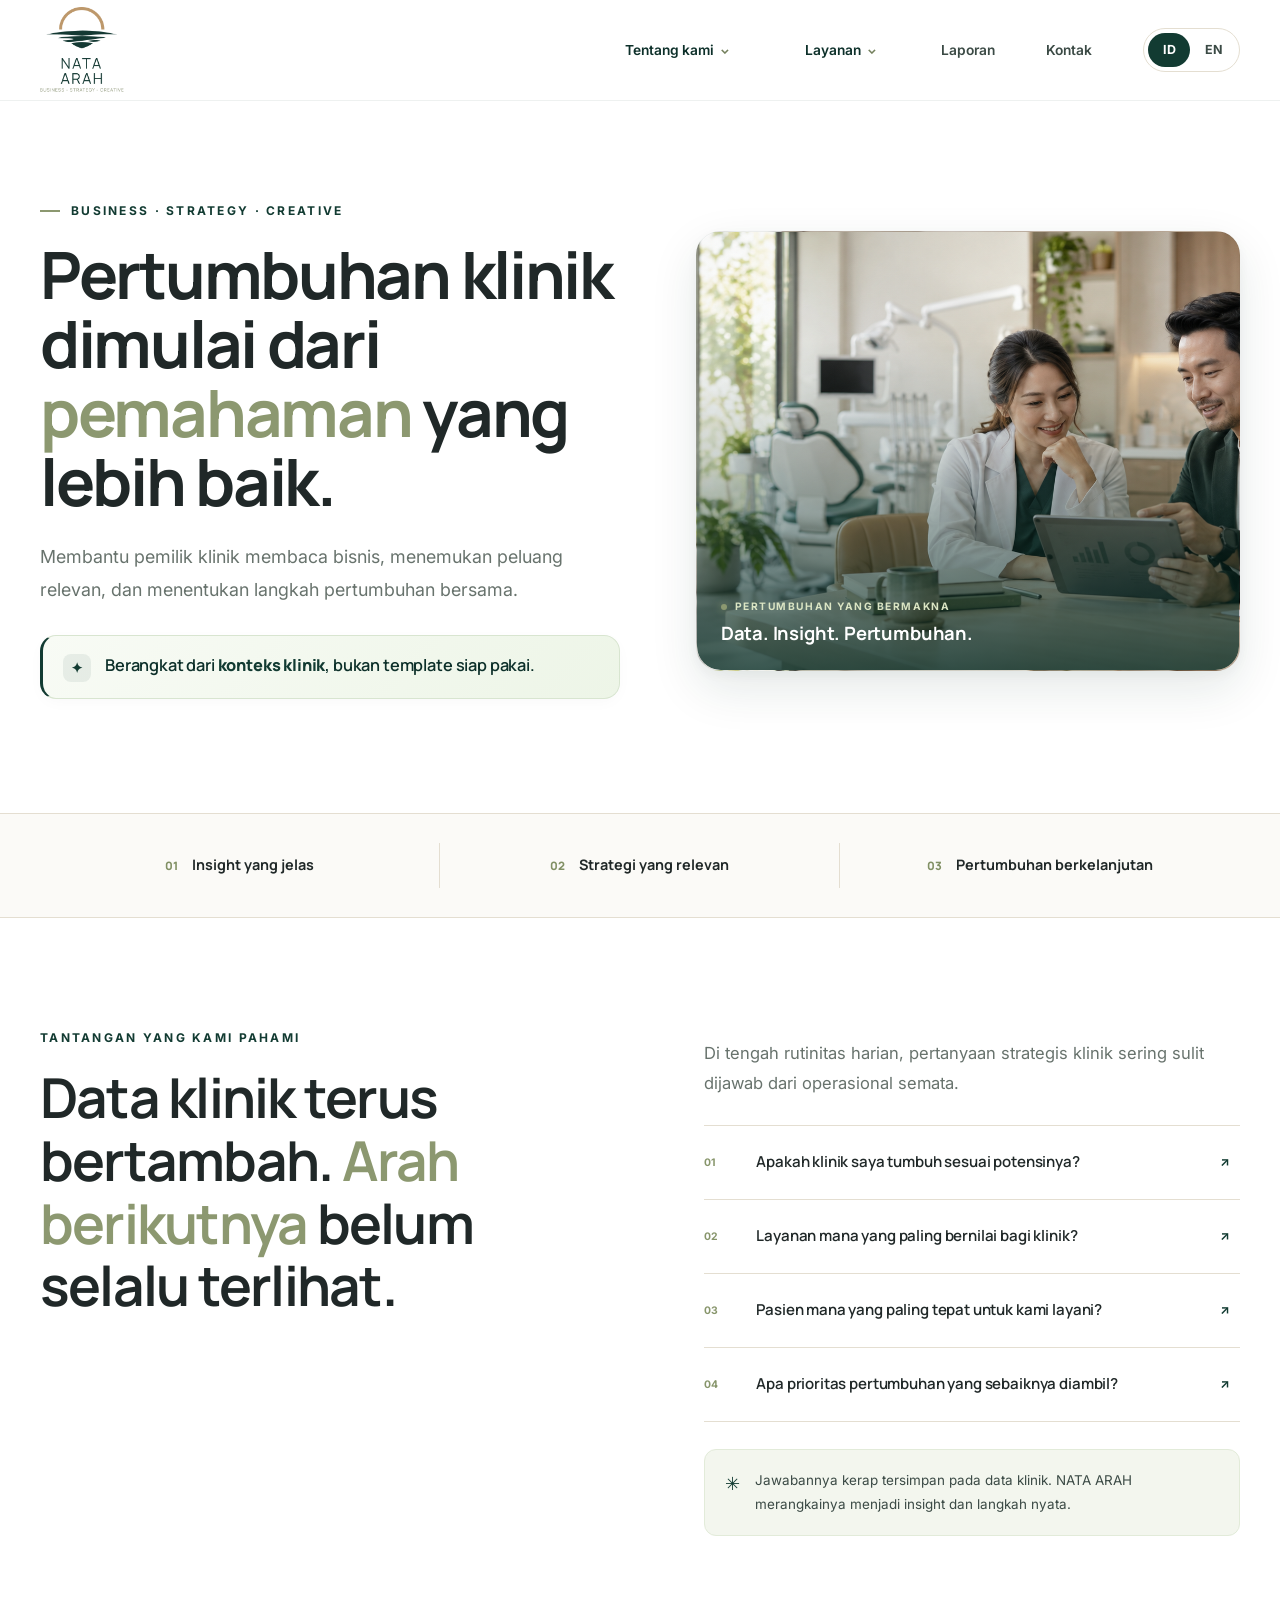
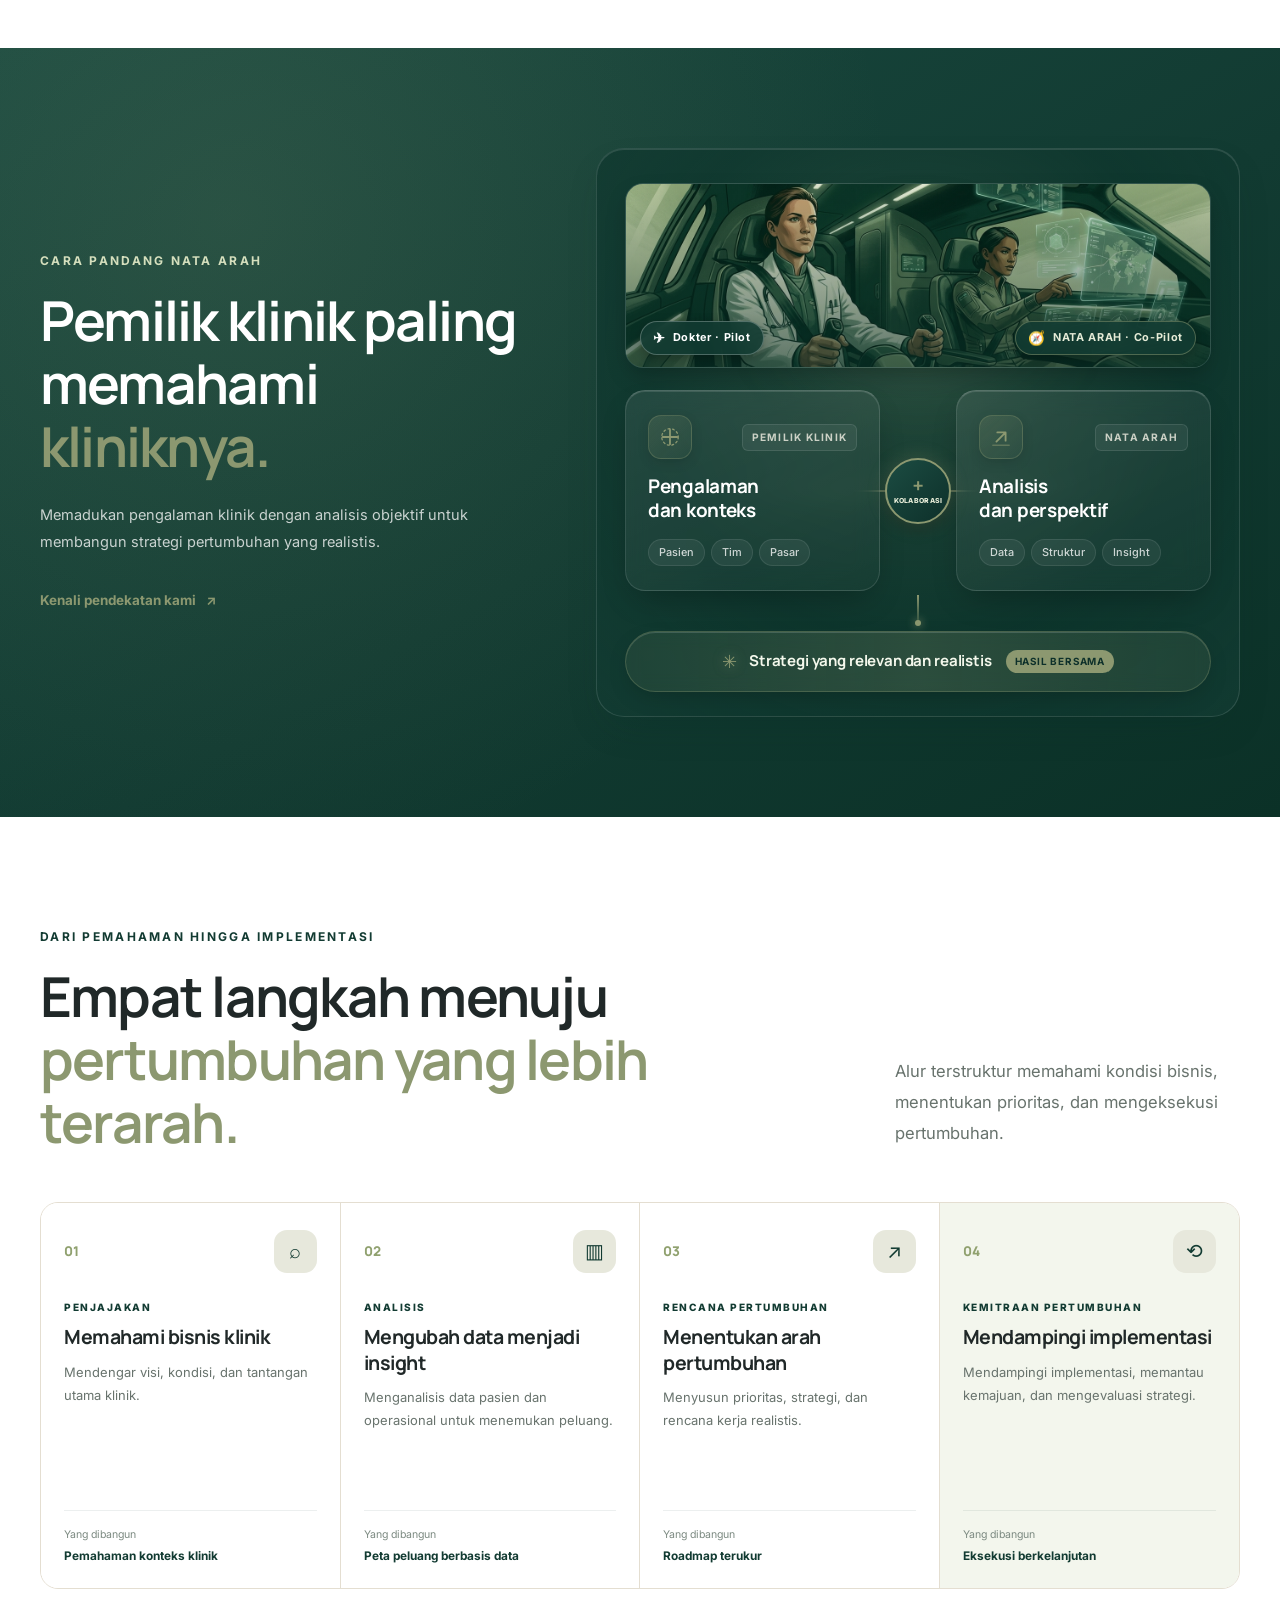
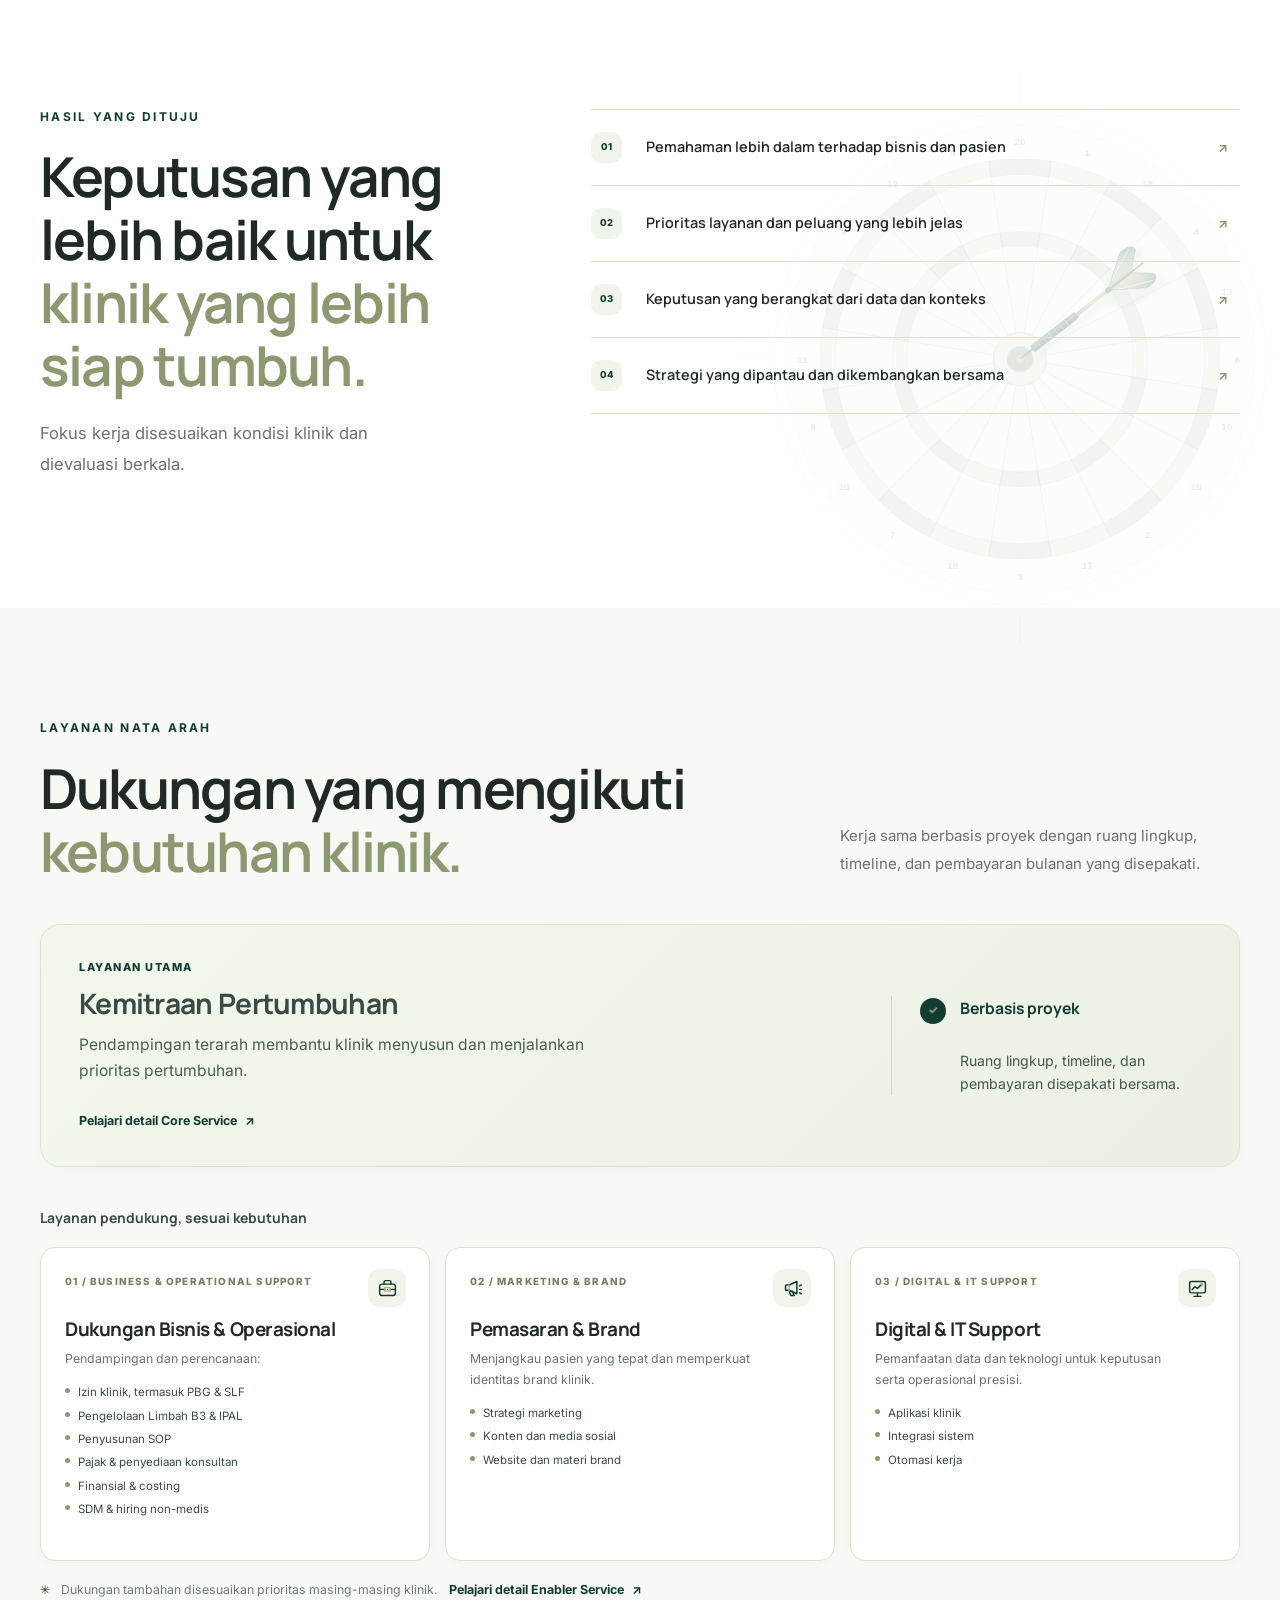
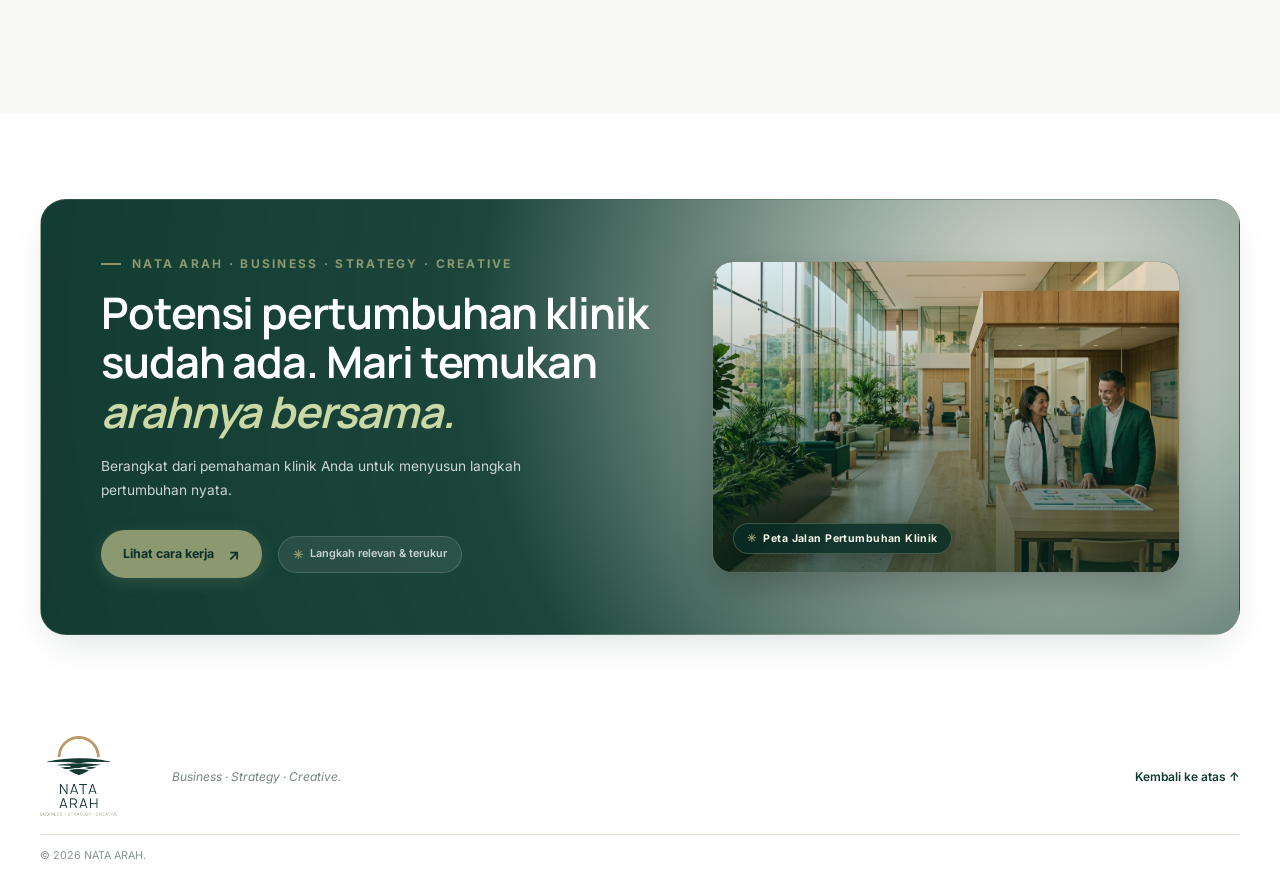
<file: index.html>
<!doctype html>
<html lang="id">
  <head>
    <meta charset="utf-8" />
    <meta name="viewport" content="width=device-width, initial-scale=1" />
    <meta name="description" content="NATA ARAH mendampingi klinik mengubah data menjadi insight, keputusan, dan pertumbuhan yang lebih terarah." />
    <meta name="theme-color" content="#123B32" />
    <title>NATA ARAH — Business · Strategy · Creative</title>
    <link rel="icon" type="image/png" href="assets/icons/nataarah-icon.png" />
    <link rel="apple-touch-icon" href="assets/icons/nataarah-icon.png" />
    <link rel="preconnect" href="https://fonts.googleapis.com" />
    <link rel="preconnect" href="https://fonts.gstatic.com" crossorigin />
    <link href="https://fonts.googleapis.com/css2?family=Inter:wght@400;500;600;700&family=Manrope:wght@400;500;600;700;800&display=swap" rel="stylesheet" />
    <link rel="stylesheet" href="css/style.css?v=20261029-home-menu" />
    <script src="js/main.js?v=20261029-15" defer></script>
    <script src="js/language.js?v=20261029-4" defer></script>
  </head>
  <body>
    <a class="skip-link" href="#main">Lewati ke konten</a>
    <header class="site-header">
      <a class="brand" href="#home" aria-label="NATA ARAH, beranda"><img src="assets/images/nataarah-primary-logo.png" alt="NATA ARAH — Business, Strategy, Creative" /></a>
      <button class="menu-toggle" type="button" aria-expanded="false" aria-controls="site-nav">
        <span class="menu-toggle-label">Menu</span><span class="menu-toggle-icon" aria-hidden="true"><i></i><i></i></span>
      </button>
      <nav class="site-nav" id="site-nav" aria-label="Navigasi utama">
        <div class="nav-dropdown">
          <button class="nav-dropdown-toggle" type="button" aria-expanded="false" aria-controls="about-menu">Tentang kami <span class="dropdown-caret" aria-hidden="true">⌄</span></button>
          <div class="dropdown-menu dropdown-menu-left" id="about-menu">
            <div class="dropdown-head">
              <span class="dropdown-head-label">Profil &amp; Filosofi</span>
              <span class="dropdown-head-tag">NATA ARAH</span>
            </div>
            <div class="dropdown-items">
              <a href="#home" class="dropdown-item dropdown-home">
                <div class="dropdown-item-body">
                  <div class="dropdown-item-top">
                    <strong class="dropdown-item-title">Beranda</strong>
                    <span class="dropdown-arrow" aria-hidden="true">↗</span>
                  </div>
                </div>
              </a>
              <a href="#tantangan" class="dropdown-item">
                <div class="dropdown-item-icon" aria-hidden="true">
                  <img src="assets/icons/stage-discovery.svg" alt="" width="19" height="19" />
                </div>
                <div class="dropdown-item-body">
                  <div class="dropdown-item-top">
                    <strong class="dropdown-item-title">Tantangan Klinik</strong>
                    <span class="dropdown-arrow" aria-hidden="true">↗</span>
                  </div>
                  <p class="dropdown-item-desc">Membaca data dan arah bisnis klinik</p>
                </div>
              </a>
              <a href="#pendekatan" class="dropdown-item">
                <div class="dropdown-item-icon" aria-hidden="true">
                  <img src="assets/icons/stage-blueprint.svg" alt="" width="19" height="19" />
                </div>
                <div class="dropdown-item-body">
                  <div class="dropdown-item-top">
                    <strong class="dropdown-item-title">Pendekatan Kami</strong>
                    <span class="dropdown-arrow" aria-hidden="true">↗</span>
                  </div>
                  <p class="dropdown-item-desc">Kolaborasi pengalaman klinik &amp; analisis objektif</p>
                </div>
              </a>
              <a href="#cara-kerja" class="dropdown-item">
                <div class="dropdown-item-icon" aria-hidden="true">
                  <img src="assets/icons/stage-partnership.svg" alt="" width="19" height="19" />
                </div>
                <div class="dropdown-item-body">
                  <div class="dropdown-item-top">
                    <strong class="dropdown-item-title">Alur Kerja 4 Tahap</strong>
                    <span class="dropdown-arrow" aria-hidden="true">↗</span>
                  </div>
                  <p class="dropdown-item-desc">Discovery, Assessment, Blueprint, dan Eksekusi</p>
                </div>
              </a>
              <a href="#tujuan" class="dropdown-item">
                <div class="dropdown-item-icon" aria-hidden="true">
                  <img src="assets/icons/stage-assessment.svg" alt="" width="19" height="19" />
                </div>
                <div class="dropdown-item-body">
                  <div class="dropdown-item-top">
                    <strong class="dropdown-item-title">Tujuan &amp; Hasil</strong>
                    <span class="dropdown-arrow" aria-hidden="true">↗</span>
                  </div>
                  <p class="dropdown-item-desc">Keputusan terarah untuk klinik siap tumbuh</p>
                </div>
              </a>
            </div>
            <div class="dropdown-footer dropdown-footer-center">
              <div class="dropdown-footer-note">
                <span class="dropdown-footer-icon" aria-hidden="true">✳</span>
                <span>Business · Strategy · Creative</span>
              </div>
            </div>
          </div>
        </div>
        <div class="nav-dropdown">
          <button class="nav-dropdown-toggle" type="button" aria-expanded="false" aria-controls="services-menu">Layanan <span class="dropdown-caret" aria-hidden="true">⌄</span></button>
          <div class="dropdown-menu" id="services-menu">
            <div class="dropdown-head">
              <span class="dropdown-head-label">Katalog Layanan</span>
              <span class="dropdown-head-tag">Healthcare Growth</span>
            </div>
            <div class="dropdown-items">
              <a href="core-service.html" class="dropdown-item">
                <div class="dropdown-item-icon" aria-hidden="true">
                  <img src="assets/icons/core-service.svg" alt="" width="19" height="19" />
                </div>
                <div class="dropdown-item-body">
                  <div class="dropdown-item-top">
                    <strong class="dropdown-item-title">Core Service</strong>
                    <span class="dropdown-arrow" aria-hidden="true">↗</span>
                  </div>
                  <p class="dropdown-item-desc">Diagnosis mendalam, blueprint, hingga implementasi</p>
                </div>
              </a>
              <a href="enabler-service.html" class="dropdown-item">
                <div class="dropdown-item-icon" aria-hidden="true">
                  <img src="assets/icons/enabler-service.svg" alt="" width="19" height="19" />
                </div>
                <div class="dropdown-item-body">
                  <div class="dropdown-item-top">
                    <strong class="dropdown-item-title">Enabler Service</strong>
                    <span class="dropdown-arrow" aria-hidden="true">↗</span>
                  </div>
                  <p class="dropdown-item-desc">Dukungan praktis marketing, sistem, SOP, dan tim</p>
                </div>
              </a>
            </div>
            <div class="dropdown-footer dropdown-footer-center">
              <div class="dropdown-footer-note">
                <span class="dropdown-footer-icon" aria-hidden="true">✳</span>
                <span>Disesuaikan dengan konteks klinik Anda</span>
              </div>
            </div>
          </div>
        </div>
        <a href="reports.html">Reports</a>
        <a href="contact.html">Contact</a>
        <div class="language-switch" role="group" aria-label="Pilih bahasa">
          <button type="button" data-language="id" aria-pressed="true">ID</button>
          <button type="button" data-language="en" aria-pressed="false">EN</button>
        </div>
      </nav>
    </header>
    <main id="main">
      <section class="hero section-wrap" id="home" aria-labelledby="hero-title">
        <div class="hero-copy-block">
          <p class="eyebrow"><span class="eyebrow-mark"></span> Business · Strategy · Creative</p>
          <h1 id="hero-title">Pertumbuhan klinik dimulai dari <em>pemahaman</em> yang lebih baik.</h1>
          <p class="hero-copy">Membantu pemilik klinik membaca bisnis, menemukan peluang relevan, dan menentukan langkah pertumbuhan bersama.</p>
          <div class="hero-highlight-note">
            <span class="highlight-note-icon" aria-hidden="true">✦</span>
            <p class="highlight-note-text">Berangkat dari <strong>konteks klinik</strong>, bukan template siap pakai.</p>
          </div>
        </div>
        <div class="hero-art" role="img" aria-label="Pemilik klinik dan advisor NATA ARAH meninjau data bersama">
          <div class="hero-image-caption"><span>GROWTH WITH PURPOSE</span><b>Data. Insight. Pertumbuhan.</b></div>
        </div>
      </section>

      <section class="signal-strip" aria-label="Fokus NATA ARAH">
        <div><span>01</span><p>Insight yang jelas</p></div><div><span>02</span><p>Strategi yang relevan</p></div><div><span>03</span><p>Pertumbuhan berkelanjutan</p></div>
      </section>

      <section class="problem-section section-wrap section-pad" id="tantangan" aria-labelledby="problem-title">
        <div class="section-heading"><p class="eyebrow">Tantangan yang kami pahami</p><h2 id="problem-title">Data klinik terus bertambah. <em>Arah berikutnya</em> belum selalu terlihat.</h2></div>
        <div class="problem-content">
          <p class="section-lead">Di tengah rutinitas harian, pertanyaan strategis klinik sering sulit dijawab dari operasional semata.</p>
          <div class="question-list">
            <article><span>01</span><p>Apakah klinik saya tumbuh sesuai potensinya?</p><b aria-hidden="true">↗</b></article>
            <article><span>02</span><p>Layanan mana yang paling bernilai bagi klinik?</p><b aria-hidden="true">↗</b></article>
            <article><span>03</span><p>Pasien mana yang paling tepat untuk kami layani?</p><b aria-hidden="true">↗</b></article>
            <article><span>04</span><p>Apa prioritas pertumbuhan yang sebaiknya diambil?</p><b aria-hidden="true">↗</b></article>
          </div>
          <div class="problem-callout"><span class="callout-symbol" aria-hidden="true">✳</span><p>Jawabannya kerap tersimpan pada data klinik. NATA ARAH merangkainya menjadi insight dan langkah nyata.</p></div>
        </div>
      </section>

      <section class="belief-section" id="pendekatan" aria-labelledby="belief-title">
        <div class="belief-inner section-wrap">
          <div class="belief-copy"><p class="eyebrow eyebrow-light">Cara pandang NATA ARAH</p><h2 id="belief-title">Pemilik klinik paling memahami <em>kliniknya.</em></h2><p>Memadukan pengalaman klinik dengan analisis objektif untuk membangun strategi pertumbuhan yang realistis.</p><a class="light-link" href="#cara-kerja">Kenali pendekatan kami <span aria-hidden="true">↗</span></a></div>
          <div class="collab-visual" aria-label="Kolaborasi antara pemilik klinik dan NATA ARAH" role="img">
            <!-- Pilot & Co-Pilot Illustration Banner -->
            <div class="collab-illustration-banner">
              <img src="assets/images/pilot-copilot-nataarah.jpg" alt="Dokter sebagai Pilot dan NATA ARAH sebagai Co-Pilot dalam navigasi klinik" />
              <div class="illustration-badges">
                <span class="role-badge pilot"><span class="badge-icon" aria-hidden="true">✈</span> Dokter · Pilot</span>
                <span class="role-badge copilot"><span class="badge-icon" aria-hidden="true">🧭</span> NATA ARAH · Co-Pilot</span>
              </div>
            </div>

            <div class="collab-deck">
              <div class="collab-track" aria-hidden="true"></div>

              <!-- Left Node: Pemilik Klinik -->
              <article class="collab-card clinic-card">
                <div class="collab-card-header">
                  <div class="collab-badge-icon" aria-hidden="true">
                    <svg viewBox="0 0 24 24" fill="none" stroke="currentColor" stroke-width="2" stroke-linecap="round" stroke-linejoin="round">
                      <path d="M12 4v16m-8-8h16"/>
                      <circle cx="12" cy="12" r="9" stroke-width="1.4" stroke-dasharray="2 3"/>
                    </svg>
                  </div>
                  <span class="collab-role-tag">Pemilik Klinik</span>
                </div>
                <h3 class="collab-card-title">Pengalaman<br/>dan konteks</h3>
                <div class="collab-tags">
                  <span class="collab-pill">Pasien</span>
                  <span class="collab-pill">Tim</span>
                  <span class="collab-pill">Pasar</span>
                </div>
              </article>

              <!-- Center Hub: Co-Creation -->
              <div class="collab-hub-wrap">
                <div class="collab-hub">
                  <span class="collab-hub-plus" aria-hidden="true">+</span>
                  <span class="collab-hub-label">CO-CREATION</span>
                </div>
              </div>

              <!-- Right Node: NATA ARAH -->
              <article class="collab-card insight-card">
                <div class="collab-card-header">
                  <div class="collab-badge-icon" aria-hidden="true">
                    <svg viewBox="0 0 24 24" fill="none" stroke="currentColor" stroke-width="2" stroke-linecap="round" stroke-linejoin="round">
                      <path d="M7 17L17 7m0 0H8m9 0v9"/>
                      <path d="M3 21h18" stroke-width="1.4" stroke-opacity="0.5"/>
                    </svg>
                  </div>
                  <span class="collab-role-tag">NATA ARAH</span>
                </div>
                <h3 class="collab-card-title">Analisis<br/>dan perspektif</h3>
                <div class="collab-tags">
                  <span class="collab-pill">Data</span>
                  <span class="collab-pill">Struktur</span>
                  <span class="collab-pill">Insight</span>
                </div>
              </article>
            </div>

            <!-- Downward Flow Stem -->
            <div class="collab-flow-stem" aria-hidden="true"></div>

            <!-- Outcome Banner -->
            <div class="collab-outcome">
              <span class="collab-outcome-sparkle" aria-hidden="true">✳</span>
              <span class="collab-outcome-text">Strategi yang relevan dan realistis</span>
              <span class="collab-outcome-badge">Hasil Bersama</span>
            </div>
          </div>
        </div>
      </section>

      <section class="process-section section-wrap section-pad" id="cara-kerja" aria-labelledby="process-title">
        <div class="section-heading process-heading"><div><p class="eyebrow">Dari pemahaman hingga implementasi</p><h2 id="process-title">Empat langkah menuju <em>pertumbuhan yang lebih terarah.</em></h2></div><p class="section-lead">Alur terstruktur memahami kondisi bisnis, menentukan prioritas, dan mengeksekusi pertumbuhan.</p></div>
        <div class="process-grid">
          <article class="process-card"><div class="process-card-top"><span class="process-number">01</span><span class="process-icon" aria-hidden="true">⌕</span></div><p class="process-label">DISCOVERY</p><h3>Memahami bisnis klinik</h3><p>Mendengar visi, kondisi, dan tantangan utama klinik.</p><div class="process-outcome"><span>Yang dibangun</span><b>Pemahaman konteks klinik</b></div></article>
          <article class="process-card"><div class="process-card-top"><span class="process-number">02</span><span class="process-icon" aria-hidden="true">▥</span></div><p class="process-label">ASSESSMENT</p><h3>Mengubah data menjadi insight</h3><p>Menganalisis data pasien dan operasional untuk menemukan peluang.</p><div class="process-outcome"><span>Yang dibangun</span><b>Peta peluang berbasis data</b></div></article>
          <article class="process-card"><div class="process-card-top"><span class="process-number">03</span><span class="process-icon" aria-hidden="true">↗</span></div><p class="process-label">GROWTH BLUEPRINT</p><h3>Menentukan arah pertumbuhan</h3><p>Menyusun prioritas, strategi, dan rencana kerja realistis.</p><div class="process-outcome"><span>Yang dibangun</span><b>Roadmap terukur</b></div></article>
          <article class="process-card process-card-featured"><div class="process-card-top"><span class="process-number">04</span><span class="process-icon" aria-hidden="true">⟲</span></div><p class="process-label">GROWTH PARTNERSHIP</p><h3>Mendampingi implementasi</h3><p>Mendampingi implementasi, memantau kemajuan, dan mengevaluasi strategi.</p><div class="process-outcome"><span>Yang dibangun</span><b>Eksekusi berkelanjutan</b></div></article>
        </div>
      </section>

      <section class="outcome-section section-wrap section-pad" id="tujuan" aria-labelledby="outcome-title">
        <div class="outcome-intro"><p class="eyebrow">Hasil yang dituju</p><h2 id="outcome-title">Keputusan yang lebih baik untuk <em>klinik yang lebih siap tumbuh.</em></h2><p class="section-lead">Fokus kerja disesuaikan kondisi klinik dan dievaluasi berkala.</p></div>
        <div class="outcome-list">
          <div><span class="outcome-icon">01</span><p>Pemahaman lebih dalam terhadap bisnis dan pasien</p><b aria-hidden="true">↗</b></div>
          <div><span class="outcome-icon">02</span><p>Prioritas layanan dan peluang yang lebih jelas</p><b aria-hidden="true">↗</b></div>
          <div><span class="outcome-icon">03</span><p>Keputusan yang berangkat dari data dan konteks</p><b aria-hidden="true">↗</b></div>
          <div><span class="outcome-icon">04</span><p>Strategi yang dipantau dan dikembangkan bersama</p><b aria-hidden="true">↗</b></div>
        </div>
      </section>

      <section class="services-section section-pad" id="layanan" aria-labelledby="services-title">
        <div class="section-wrap">
          <div class="section-heading services-heading"><div><p class="eyebrow">Layanan NATA ARAH</p><h2 id="services-title">Dukungan yang mengikuti <em>kebutuhan klinik.</em></h2></div><p class="section-lead">Kerja sama berbasis proyek dengan ruang lingkup, timeline, dan pembayaran bulanan yang disepakati.</p></div>
          <div class="service-main">
            <div class="service-main-copy">
              <p class="process-label">LAYANAN UTAMA</p>
              <h3>Growth Partnership</h3>
              <p>Pendampingan terarah membantu klinik menyusun dan menjalankan prioritas pertumbuhan.</p>
              <a class="service-detail-link" href="core-service.html">Pelajari detail Core Service <span aria-hidden="true">↗</span></a>
            </div>
            <div class="project-note">
              <span class="note-check" aria-hidden="true">✓</span>
              <p><b>Berbasis proyek</b><br/>Ruang lingkup, timeline, dan pembayaran disepakati bersama.</p>
            </div>
          </div>
          <p class="enabler-label">Layanan pendukung, sesuai kebutuhan</p>
          <div class="enabler-grid">
            <article class="enabler-card">
              <span class="enabler-index">01 / BUSINESS & OPERATIONAL SUPPORT</span>
              <span class="enabler-icon" aria-hidden="true"><img src="assets/icons/business-operational.svg" alt="" /></span>
              <h3>Business & Operational Support</h3>
              <p>Pendampingan dan perencanaan:</p>
              <ul>
                <li>Izin klinik, termasuk PBG &amp; SLF</li>
                <li>Pengelolaan Limbah B3 &amp; IPAL</li>
                <li>Penyusunan SOP</li>
                <li>Pajak &amp; penyediaan konsultan</li>
                <li>Finansial &amp; costing</li>
                <li>SDM &amp; hiring non-medis</li>
              </ul>
            </article>
            <article class="enabler-card">
              <span class="enabler-index">02 / MARKETING & BRAND</span>
              <span class="enabler-icon" aria-hidden="true"><img src="assets/icons/marketing-brand.svg" alt="" /></span>
              <h3>Marketing & Brand</h3>
              <p>Menjangkau pasien yang tepat dan memperkuat identitas brand klinik.</p>
              <ul>
                <li>Strategi marketing</li>
                <li>Konten dan media sosial</li>
                <li>Website dan materi brand</li>
              </ul>
            </article>
            <article class="enabler-card">
              <span class="enabler-index">03 / DIGITAL & IT SUPPORT</span>
              <span class="enabler-icon" aria-hidden="true"><img src="assets/icons/digital-system.svg" alt="" /></span>
              <h3>Digital & IT Support</h3>
              <p>Pemanfaatan data dan teknologi untuk keputusan serta operasional presisi.</p>
              <ul>
                <li>Aplikasi klinik</li>
                <li>Integrasi sistem</li>
                <li>Otomasi kerja</li>
              </ul>
            </article>
          </div>
          <p class="flex-note"><span aria-hidden="true">✳</span> Dukungan tambahan disesuaikan prioritas masing-masing klinik. <a class="service-detail-link" style="display:inline-flex;margin-left:8px;margin-top:0;" href="enabler-service.html">Pelajari detail Enabler Service <span aria-hidden="true">↗</span></a></p>
        </div>
      </section>

      <section class="closing-section section-wrap" id="kontak" aria-labelledby="closing-title">
        <div class="closing-copy-block">
          <p class="eyebrow eyebrow-light"><span class="eyebrow-mark"></span> NATA ARAH · Business · Strategy · Creative</p>
          <h2 id="closing-title">Potensi pertumbuhan klinik sudah ada. Mari temukan <em>arahnya bersama.</em></h2>
          <p>Berangkat dari pemahaman klinik Anda untuk menyusun langkah pertumbuhan nyata.</p>
          <div class="closing-actions">
            <a class="closing-link" href="#cara-kerja">Lihat cara kerja <span aria-hidden="true">↗</span></a>
            <span class="closing-pill-note"><span class="note-star" aria-hidden="true">✳</span> Langkah relevan & terukur</span>
          </div>
        </div>

        <div class="closing-visual-frame" aria-label="Diskusi roadmap pertumbuhan klinik bersama advisor NATA ARAH" role="img">
          <img src="assets/images/nataarah-closing-banner.jpg" alt="Pemilik klinik dan advisor NATA ARAH meninjau roadmap pertumbuhan" />
          <div class="closing-img-overlay">
            <span class="closing-img-badge"><span aria-hidden="true">✳</span> Clinic Growth Roadmap</span>
          </div>
        </div>
      </section>
    </main>
    <footer class="site-footer">
      <a class="footer-brand" href="#home"><img src="assets/images/nataarah-primary-logo.png" alt="NATA ARAH — Business, Strategy, Creative" /></a>
      <p>Business · Strategy · Creative.</p><a href="#home" class="back-top">Kembali ke atas ↑</a>
      <small>© <span id="year"></span> NATA ARAH.</small>
    </footer>
  </body>
</html>
</file>
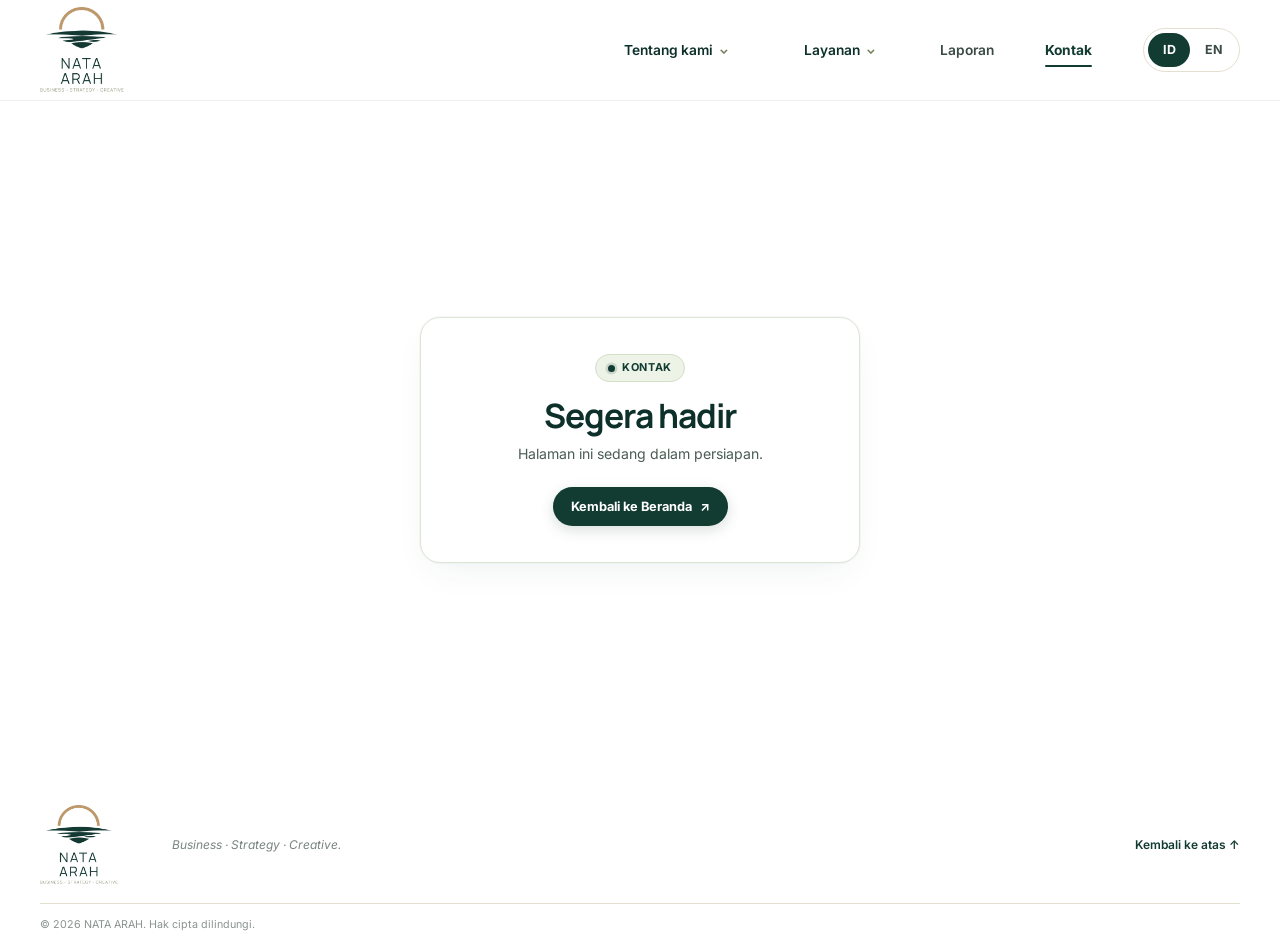
<file: contact.html>
<!doctype html>
<html lang="id">
  <head>
    <meta charset="utf-8" />
    <meta name="viewport" content="width=device-width, initial-scale=1" />
    <meta name="description" content="Hubungi NATA ARAH — Business · Strategy · Creative untuk konsultasi dan diskusi pertumbuhan klinik Anda." />
    <meta name="theme-color" content="#123B32" />
    <title>Contact · NATA ARAH — Business · Strategy · Creative</title>
    <link rel="icon" type="image/png" href="assets/icons/nataarah-icon.png" />
    <link rel="apple-touch-icon" href="assets/icons/nataarah-icon.png" />
    <link rel="preconnect" href="https://fonts.googleapis.com" />
    <link rel="preconnect" href="https://fonts.gstatic.com" crossorigin />
    <link href="https://fonts.googleapis.com/css2?family=Inter:wght@400;500;600;700&family=Manrope:wght@400;500;600;700;800&family=Plus+Jakarta+Sans:wght@700;800&display=swap" rel="stylesheet" />
    <link rel="stylesheet" href="css/style.css?v=20261029-home-menu" />
    <script src="js/main.js?v=20261029-16" defer></script>
    <script src="js/language.js?v=20261029-4" defer></script>
  </head>
  <body>
    <a class="skip-link" href="#main">Lewati ke konten</a>

    <header class="site-header">
      <a class="brand" href="index.html" aria-label="NATA ARAH, beranda">
        <img src="assets/images/nataarah-primary-logo.png" alt="NATA ARAH — Business, Strategy, Creative" />
      </a>
      <button class="menu-toggle" type="button" aria-expanded="false" aria-controls="site-nav">
        <span class="menu-toggle-label">Menu</span><span class="menu-toggle-icon" aria-hidden="true"><i></i><i></i></span>
      </button>
      <nav class="site-nav" id="site-nav" aria-label="Navigasi utama">
        <div class="nav-dropdown">
          <button class="nav-dropdown-toggle" type="button" aria-expanded="false" aria-controls="about-menu">Tentang kami <span class="dropdown-caret" aria-hidden="true">⌄</span></button>
          <div class="dropdown-menu dropdown-menu-left" id="about-menu">
            <div class="dropdown-head">
              <span class="dropdown-head-label">Profil &amp; Filosofi</span>
              <span class="dropdown-head-tag">NATA ARAH</span>
            </div>
            <div class="dropdown-items">
              <a href="index.html#home" class="dropdown-item dropdown-home">
                <div class="dropdown-item-body">
                  <div class="dropdown-item-top">
                    <strong class="dropdown-item-title">Beranda</strong>
                    <span class="dropdown-arrow" aria-hidden="true">↗</span>
                  </div>
                </div>
              </a>
              <a href="index.html#tantangan" class="dropdown-item">
                <div class="dropdown-item-icon" aria-hidden="true">
                  <img src="assets/icons/stage-discovery.svg" alt="" width="19" height="19" />
                </div>
                <div class="dropdown-item-body">
                  <div class="dropdown-item-top">
                    <strong class="dropdown-item-title">Tantangan Klinik</strong>
                    <span class="dropdown-arrow" aria-hidden="true">↗</span>
                  </div>
                  <p class="dropdown-item-desc">Membaca data dan arah bisnis klinik</p>
                </div>
              </a>
              <a href="index.html#pendekatan" class="dropdown-item">
                <div class="dropdown-item-icon" aria-hidden="true">
                  <img src="assets/icons/stage-blueprint.svg" alt="" width="19" height="19" />
                </div>
                <div class="dropdown-item-body">
                  <div class="dropdown-item-top">
                    <strong class="dropdown-item-title">Pendekatan Kami</strong>
                    <span class="dropdown-arrow" aria-hidden="true">↗</span>
                  </div>
                  <p class="dropdown-item-desc">Kolaborasi pengalaman klinik &amp; analisis objektif</p>
                </div>
              </a>
              <a href="index.html#cara-kerja" class="dropdown-item">
                <div class="dropdown-item-icon" aria-hidden="true">
                  <img src="assets/icons/stage-partnership.svg" alt="" width="19" height="19" />
                </div>
                <div class="dropdown-item-body">
                  <div class="dropdown-item-top">
                    <strong class="dropdown-item-title">Alur Kerja 4 Tahap</strong>
                    <span class="dropdown-arrow" aria-hidden="true">↗</span>
                  </div>
                  <p class="dropdown-item-desc">Discovery, Assessment, Blueprint, dan Eksekusi</p>
                </div>
              </a>
              <a href="index.html#tujuan" class="dropdown-item">
                <div class="dropdown-item-icon" aria-hidden="true">
                  <img src="assets/icons/stage-assessment.svg" alt="" width="19" height="19" />
                </div>
                <div class="dropdown-item-body">
                  <div class="dropdown-item-top">
                    <strong class="dropdown-item-title">Tujuan &amp; Hasil</strong>
                    <span class="dropdown-arrow" aria-hidden="true">↗</span>
                  </div>
                  <p class="dropdown-item-desc">Keputusan terarah untuk klinik siap tumbuh</p>
                </div>
              </a>
            </div>
            <div class="dropdown-footer dropdown-footer-center">
              <div class="dropdown-footer-note">
                <span class="dropdown-footer-icon" aria-hidden="true">✳</span>
                <span>Business · Strategy · Creative</span>
              </div>
            </div>
          </div>
        </div>
        <div class="nav-dropdown">
          <button class="nav-dropdown-toggle" type="button" aria-expanded="false" aria-controls="services-menu">
            Layanan <span class="dropdown-caret" aria-hidden="true">⌄</span>
          </button>
          <div class="dropdown-menu" id="services-menu">
            <div class="dropdown-head">
              <span class="dropdown-head-label">Katalog Layanan</span>
              <span class="dropdown-head-tag">Healthcare Growth</span>
            </div>
            <div class="dropdown-items">
              <a href="core-service.html" class="dropdown-item">
                <div class="dropdown-item-icon" aria-hidden="true">
                  <img src="assets/icons/core-service.svg" alt="" width="19" height="19" />
                </div>
                <div class="dropdown-item-body">
                  <div class="dropdown-item-top">
                    <strong class="dropdown-item-title">Core Service</strong>
                    <span class="dropdown-arrow" aria-hidden="true">↗</span>
                  </div>
                  <p class="dropdown-item-desc">Diagnosis mendalam, blueprint, hingga implementasi</p>
                </div>
              </a>
              <a href="enabler-service.html" class="dropdown-item">
                <div class="dropdown-item-icon" aria-hidden="true">
                  <img src="assets/icons/enabler-service.svg" alt="" width="19" height="19" />
                </div>
                <div class="dropdown-item-body">
                  <div class="dropdown-item-top">
                    <strong class="dropdown-item-title">Enabler Service</strong>
                    <span class="dropdown-arrow" aria-hidden="true">↗</span>
                  </div>
                  <p class="dropdown-item-desc">Dukungan praktis marketing, sistem, SOP, dan tim</p>
                </div>
              </a>
            </div>
            <div class="dropdown-footer dropdown-footer-center">
              <div class="dropdown-footer-note">
                <span class="dropdown-footer-icon" aria-hidden="true">✳</span>
                <span>Disesuaikan dengan konteks klinik Anda</span>
              </div>
            </div>
          </div>
        </div>
        <a href="reports.html">Reports</a>
        <a href="contact.html" class="nav-active" aria-current="page">Contact</a>
        <div class="language-switch" role="group" aria-label="Pilih bahasa">
          <button type="button" data-language="id" aria-pressed="true">ID</button>
          <button type="button" data-language="en" aria-pressed="false">EN</button>
        </div>
      </nav>
    </header>

    <main id="main" class="coming-soon-main">
      <div class="coming-soon-card">
        <span class="coming-soon-badge">
          <span class="pulse-dot" aria-hidden="true"></span> Contact
        </span>
        <h1 class="coming-soon-title">Coming soon</h1>
        <p class="coming-soon-desc">
          Halaman ini sedang dalam persiapan.
        </p>
        <div class="coming-soon-actions">
          <a href="index.html" class="coming-soon-btn-primary">
            Kembali ke Beranda <span aria-hidden="true">↗</span>
          </a>
        </div>
      </div>
    </main>

    <footer class="site-footer">
      <a class="footer-brand" href="index.html">
        <img src="assets/images/nataarah-primary-logo.png" alt="NATA ARAH — Business, Strategy, Creative" />
      </a>
      <p>Business · Strategy · Creative.</p>
      <a href="#" class="back-top" onclick="window.scrollTo({top: 0, behavior: 'smooth'}); return false;">Kembali ke atas ↑</a>
      <small>© <span id="year"></span> NATA ARAH. Hak cipta dilindungi.</small>
    </footer>
  </body>
</html>
</file>
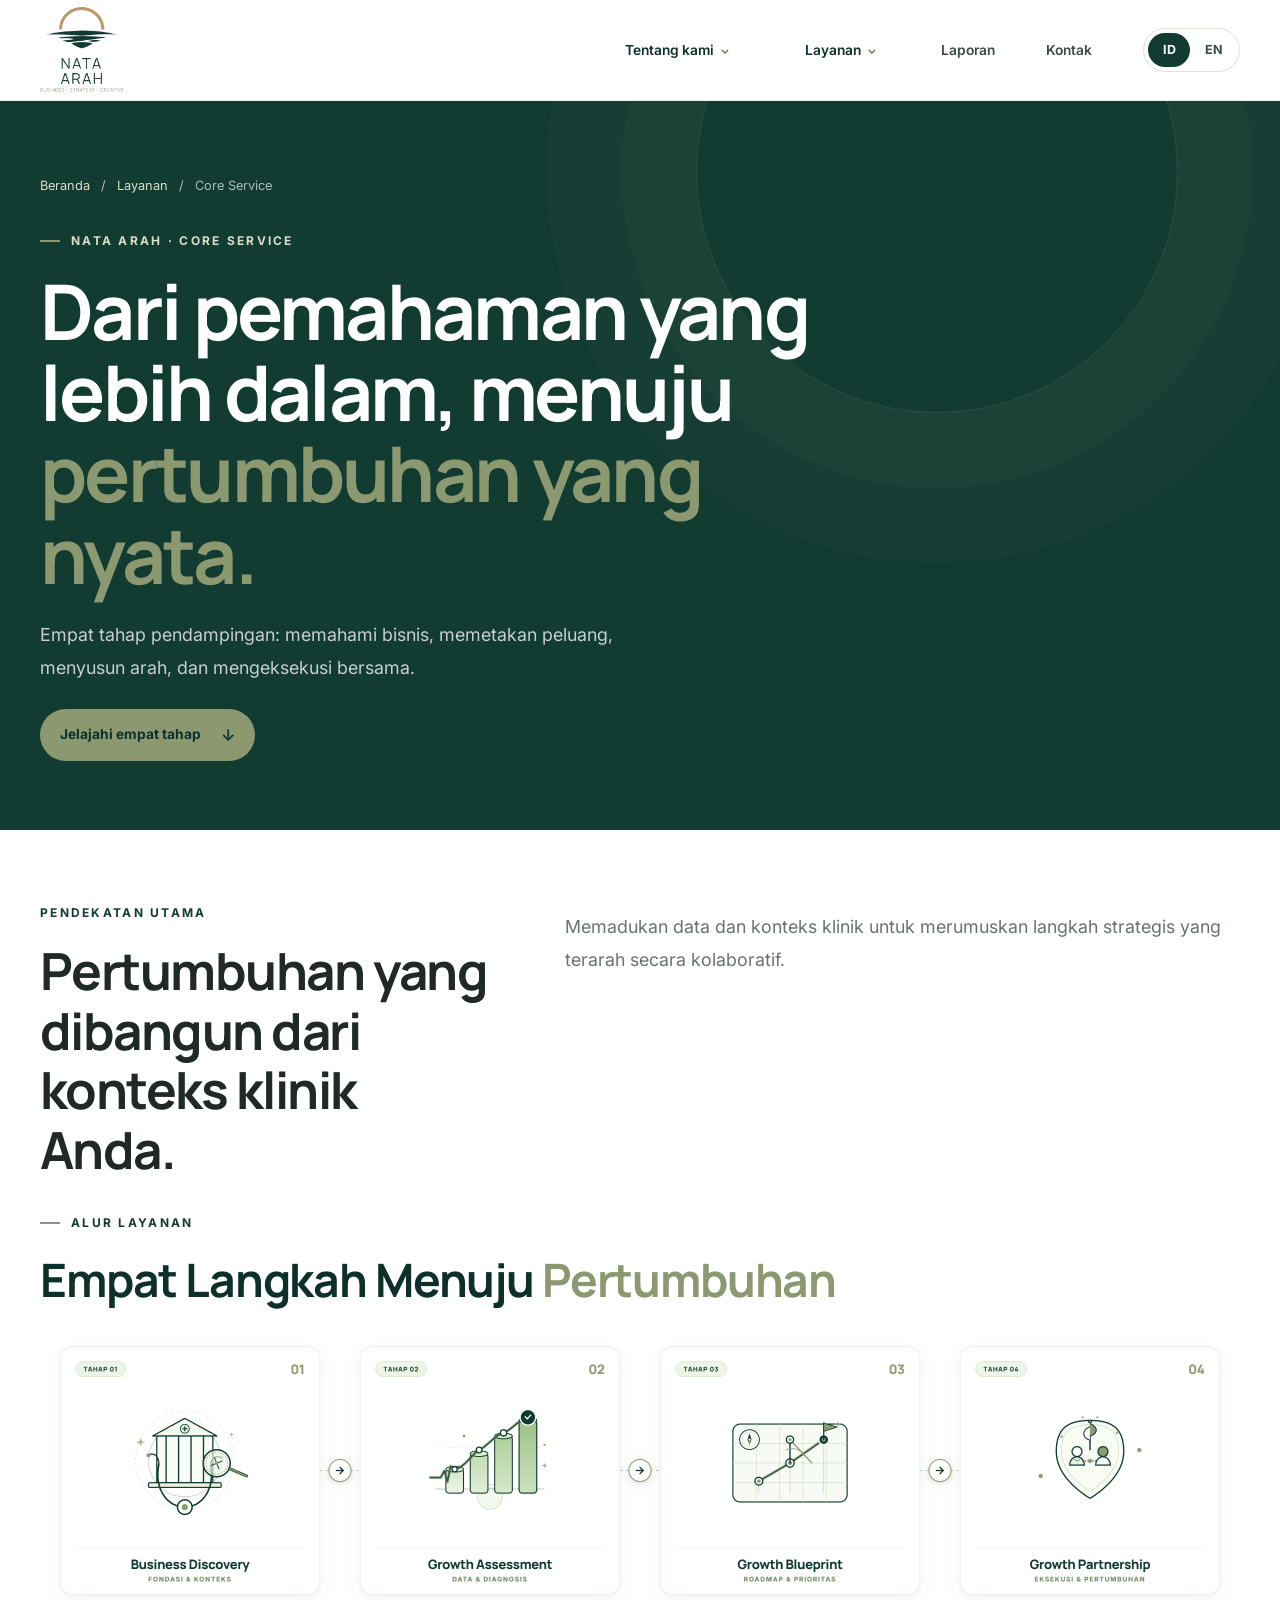
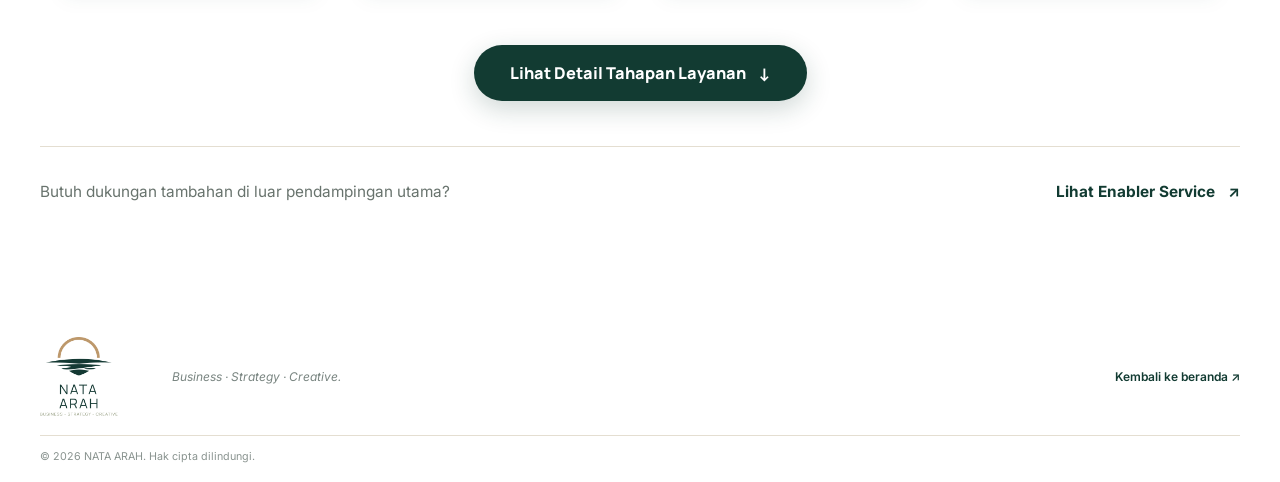
<file: core-service.html>
<!doctype html>
<html lang="id">
  <head>
    <meta charset="utf-8" />
    <meta name="viewport" content="width=device-width, initial-scale=1" />
    <meta name="description" content="Kenali Core Service NATA ARAH: empat tahap pendampingan pertumbuhan klinik dari discovery hingga partnership." />
    <meta name="theme-color" content="#123B32" />
    <title>Core Service — NATA ARAH — Business · Strategy · Creative</title>
    <link rel="icon" type="image/png" href="assets/icons/nataarah-icon.png" />
    <link rel="apple-touch-icon" href="assets/icons/nataarah-icon.png" />
    <link rel="preconnect" href="https://fonts.googleapis.com" />
    <link rel="preconnect" href="https://fonts.gstatic.com" crossorigin />
    <link href="https://fonts.googleapis.com/css2?family=Inter:wght@400;500;600;700&family=Manrope:wght@400;500;600;700;800&display=swap" rel="stylesheet" />
    <link rel="stylesheet" href="css/style.css?v=20261029-home-menu" />
    <link rel="stylesheet" href="css/service-pages.css?v=20261029-emphasis" />
    <script src="js/main.js?v=20261029-10" defer></script>
    <script src="js/language.js?v=20261029-4" defer></script>
  </head>
  <body class="service-page">
    <a class="skip-link" href="#main">Lewati ke konten</a>
    <header class="site-header">
      <a class="brand" href="index.html" aria-label="NATA ARAH, beranda"><img src="assets/images/nataarah-primary-logo.png" alt="NATA ARAH — Business, Strategy, Creative" /></a>
      <button class="menu-toggle" type="button" aria-expanded="false" aria-controls="site-nav"><span class="menu-toggle-label">Menu</span><span class="menu-toggle-icon" aria-hidden="true"><i></i><i></i></span></button>
      <nav class="site-nav" id="site-nav" aria-label="Navigasi utama">
        <div class="nav-dropdown">
          <button class="nav-dropdown-toggle" type="button" aria-expanded="false" aria-controls="about-menu">Tentang kami <span class="dropdown-caret" aria-hidden="true">⌄</span></button>
          <div class="dropdown-menu dropdown-menu-left" id="about-menu">
            <div class="dropdown-head">
              <span class="dropdown-head-label">Profil &amp; Filosofi</span>
              <span class="dropdown-head-tag">NATA ARAH</span>
            </div>
            <div class="dropdown-items">
              <a href="index.html#home" class="dropdown-item dropdown-home">
                <div class="dropdown-item-body">
                  <div class="dropdown-item-top">
                    <strong class="dropdown-item-title">Beranda</strong>
                    <span class="dropdown-arrow" aria-hidden="true">↗</span>
                  </div>
                </div>
              </a>
              <a href="index.html#tantangan" class="dropdown-item">
                <div class="dropdown-item-icon" aria-hidden="true">
                  <img src="assets/icons/stage-discovery.svg" alt="" width="19" height="19" />
                </div>
                <div class="dropdown-item-body">
                  <div class="dropdown-item-top">
                    <strong class="dropdown-item-title">Tantangan Klinik</strong>
                    <span class="dropdown-arrow" aria-hidden="true">↗</span>
                  </div>
                  <p class="dropdown-item-desc">Membaca data dan arah bisnis klinik</p>
                </div>
              </a>
              <a href="index.html#pendekatan" class="dropdown-item">
                <div class="dropdown-item-icon" aria-hidden="true">
                  <img src="assets/icons/stage-blueprint.svg" alt="" width="19" height="19" />
                </div>
                <div class="dropdown-item-body">
                  <div class="dropdown-item-top">
                    <strong class="dropdown-item-title">Pendekatan Kami</strong>
                    <span class="dropdown-arrow" aria-hidden="true">↗</span>
                  </div>
                  <p class="dropdown-item-desc">Kolaborasi pengalaman klinik &amp; analisis objektif</p>
                </div>
              </a>
              <a href="index.html#cara-kerja" class="dropdown-item">
                <div class="dropdown-item-icon" aria-hidden="true">
                  <img src="assets/icons/stage-partnership.svg" alt="" width="19" height="19" />
                </div>
                <div class="dropdown-item-body">
                  <div class="dropdown-item-top">
                    <strong class="dropdown-item-title">Alur Kerja 4 Tahap</strong>
                    <span class="dropdown-arrow" aria-hidden="true">↗</span>
                  </div>
                  <p class="dropdown-item-desc">Discovery, Assessment, Blueprint, dan Eksekusi</p>
                </div>
              </a>
              <a href="index.html#tujuan" class="dropdown-item">
                <div class="dropdown-item-icon" aria-hidden="true">
                  <img src="assets/icons/stage-assessment.svg" alt="" width="19" height="19" />
                </div>
                <div class="dropdown-item-body">
                  <div class="dropdown-item-top">
                    <strong class="dropdown-item-title">Tujuan &amp; Hasil</strong>
                    <span class="dropdown-arrow" aria-hidden="true">↗</span>
                  </div>
                  <p class="dropdown-item-desc">Keputusan terarah untuk klinik siap tumbuh</p>
                </div>
              </a>
            </div>
            <div class="dropdown-footer dropdown-footer-center">
              <div class="dropdown-footer-note">
                <span class="dropdown-footer-icon" aria-hidden="true">✳</span>
                <span>Business · Strategy · Creative</span>
              </div>
            </div>
          </div>
        </div>
        <div class="nav-dropdown">
          <button class="nav-dropdown-toggle" type="button" aria-expanded="false" aria-controls="services-menu">Layanan <span class="dropdown-caret" aria-hidden="true">⌄</span></button>
          <div class="dropdown-menu" id="services-menu">
            <div class="dropdown-head">
              <span class="dropdown-head-label">Katalog Layanan</span>
              <span class="dropdown-head-tag">Healthcare Growth</span>
            </div>
            <div class="dropdown-items">
              <a href="core-service.html" class="dropdown-item" aria-current="page">
                <div class="dropdown-item-icon" aria-hidden="true">
                  <img src="assets/icons/core-service.svg" alt="" width="19" height="19" />
                </div>
                <div class="dropdown-item-body">
                  <div class="dropdown-item-top">
                    <strong class="dropdown-item-title">Core Service</strong>
                    <span class="dropdown-arrow" aria-hidden="true">↗</span>
                  </div>
                  <p class="dropdown-item-desc">Diagnosis mendalam, blueprint, hingga implementasi</p>
                </div>
              </a>
              <a href="enabler-service.html" class="dropdown-item">
                <div class="dropdown-item-icon" aria-hidden="true">
                  <img src="assets/icons/enabler-service.svg" alt="" width="19" height="19" />
                </div>
                <div class="dropdown-item-body">
                  <div class="dropdown-item-top">
                    <strong class="dropdown-item-title">Enabler Service</strong>
                    <span class="dropdown-arrow" aria-hidden="true">↗</span>
                  </div>
                  <p class="dropdown-item-desc">Dukungan praktis marketing, sistem, SOP, dan tim</p>
                </div>
              </a>
            </div>
            <div class="dropdown-footer dropdown-footer-center">
              <div class="dropdown-footer-note">
                <span class="dropdown-footer-icon" aria-hidden="true">✳</span>
                <span>Disesuaikan dengan konteks klinik Anda</span>
              </div>
            </div>
          </div>
        </div>
        <a href="reports.html">Reports</a>
        <a href="contact.html">Contact</a>
        <div class="language-switch" role="group" aria-label="Pilih bahasa">
          <button type="button" data-language="id" aria-pressed="true">ID</button>
          <button type="button" data-language="en" aria-pressed="false">EN</button>
        </div>
      </nav>
    </header>
    <main id="main">
      <section class="detail-hero">
        <div class="section-wrap">
          <nav class="breadcrumb" aria-label="Breadcrumb"><a href="index.html">Beranda</a><span aria-hidden="true">/</span><a href="index.html#layanan">Layanan</a><span aria-hidden="true">/</span><span>Core Service</span></nav>
          <p class="eyebrow"><span class="eyebrow-mark"></span> NATA ARAH · Core Service</p>
          <h1>Dari pemahaman yang lebih dalam, menuju <em>pertumbuhan yang nyata.</em></h1>
          <p class="detail-hero-copy">Empat tahap pendampingan: memahami bisnis, memetakan peluang, menyusun arah, dan mengeksekusi bersama.</p>
          <div class="hero-actions"><a class="button button-primary" href="#tahapan">Jelajahi empat tahap <span aria-hidden="true">↓</span></a></div>
        </div>
      </section>

      <section class="detail-lead section-wrap">
        <div><p class="eyebrow">Pendekatan utama</p><h2>Pertumbuhan yang dibangun dari konteks klinik Anda.</h2></div>
        <p>Memadukan data dan konteks klinik untuk merumuskan langkah strategis yang terarah secara kolaboratif.</p>
      </section>

      <!-- Visual Illustration Overview Section (Minimal Text) -->
      <section class="core-infographic-section section-wrap" id="alur-layanan" aria-labelledby="infographic-title">
        <div class="infographic-intro visual-minimal">
          <p class="eyebrow"><span class="eyebrow-mark"></span> Alur Layanan</p>
          <h2 id="infographic-title">Empat Langkah Menuju <em>Pertumbuhan</em></h2>
        </div>

        <figure class="infographic-visual-card">
          <div class="infographic-img-container">
            <img
              src="assets/images/core-service-process-infographic.png"
              alt="Ilustrasi Visual Alur 4 Tahap Core Service NATA ARAH: Discovery, Assessment, Blueprint, dan Partnership"
              loading="eager"
              class="infographic-image"
            />
          </div>
        </figure>

        <!-- Detail Toggle Action (Minimal & Direct) -->
        <div class="detail-toggle-action visual-minimal-action">
          <button
            type="button"
            class="detail-expand-btn"
            id="toggle-detail-btn"
            aria-expanded="false"
            aria-controls="tahapan-detail-wrapper"
          >
            <span class="btn-text">Lihat Detail Tahapan Layanan</span>
            <span class="btn-icon" aria-hidden="true">↓</span>
          </button>
        </div>
      </section>

      <!-- Detailed Stages Section (Default Hidden) -->
      <div class="tahapan-detail-wrapper" id="tahapan-detail-wrapper" hidden>
        <section class="stage-list section-wrap" id="tahapan" aria-label="Empat tahap Core Service NATA ARAH">
        <!-- Stage 01 -->
        <article class="stage-detail">
          <div class="stage-meta">
            <span class="stage-id">01</span>
            <div class="stage-icon-box" aria-hidden="true">
              <img src="assets/icons/stage-discovery.svg" alt="" width="28" height="28" />
            </div>
          </div>
          <div class="stage-main-info">
            <span class="stage-name">Tahap 01 · Business Discovery</span>
            <h3>Memahami bisnis klinik</h3>
            <p class="stage-lead">Memahami visi, kondisi saat ini, dan tantangan utama klinik.</p>
          </div>
          <div class="stage-points">
            <h4>Yang kami lakukan</h4>
            <ul class="stage-points-list">
              <li><span class="point-check" aria-hidden="true">✓</span> Diskusi mendalam bersama tim</li>
              <li><span class="point-check" aria-hidden="true">✓</span> Penyelarasan visi jangka panjang</li>
              <li><span class="point-check" aria-hidden="true">✓</span> Pemetaan kondisi bisnis saat ini</li>
              <li><span class="point-check" aria-hidden="true">✓</span> Identifikasi tantangan utama</li>
            </ul>
          </div>
          <div class="stage-output">
            <span class="output-tag"><span aria-hidden="true">✦</span> Hasil Tahap</span>
            <p>Pemahaman bisnis utuh · Visi selaras · Peluang awal terpetakan</p>
          </div>
        </article>

        <!-- Stage 02 -->
        <article class="stage-detail">
          <div class="stage-meta">
            <span class="stage-id">02</span>
            <div class="stage-icon-box" aria-hidden="true">
              <img src="assets/icons/stage-assessment.svg" alt="" width="28" height="28" />
            </div>
          </div>
          <div class="stage-main-info">
            <span class="stage-name">Tahap 02 · Growth Assessment</span>
            <h3>Mengubah data menjadi insight</h3>
            <p class="stage-lead">Menganalisis data operasional untuk memetakan potensi pertumbuhan.</p>
          </div>
          <div class="stage-points">
            <h4>Yang kami lakukan</h4>
            <ul class="stage-points-list">
              <li><span class="point-check" aria-hidden="true">✓</span> Analisis data pasien</li>
              <li><span class="point-check" aria-hidden="true">✓</span> Analisis performa layanan</li>
              <li><span class="point-check" aria-hidden="true">✓</span> Analisis operasional dan keuangan</li>
              <li><span class="point-check" aria-hidden="true">✓</span> Identifikasi peluang pasar</li>
            </ul>
          </div>
          <div class="stage-output">
            <span class="output-tag"><span aria-hidden="true">✦</span> Hasil Tahap</span>
            <p>Insight pasien &amp; layanan · Area perbaikan · Rekomendasi berbasis data</p>
          </div>
        </article>

        <!-- Stage 03 -->
        <article class="stage-detail">
          <div class="stage-meta">
            <span class="stage-id">03</span>
            <div class="stage-icon-box" aria-hidden="true">
              <img src="assets/icons/stage-blueprint.svg" alt="" width="28" height="28" />
            </div>
          </div>
          <div class="stage-main-info">
            <span class="stage-name">Tahap 03 · Growth Blueprint</span>
            <h3>Menentukan arah pertumbuhan</h3>
            <p class="stage-lead">Menyusun strategi dan target pertumbuhan realistis sesuai konteks klinik.</p>
          </div>
          <div class="stage-points">
            <h4>Yang kami lakukan</h4>
            <ul class="stage-points-list">
              <li><span class="point-check" aria-hidden="true">✓</span> Prioritas pertumbuhan klinik</li>
              <li><span class="point-check" aria-hidden="true">✓</span> Inisiatif strategis terarah</li>
              <li><span class="point-check" aria-hidden="true">✓</span> Roadmap implementasi kerja</li>
              <li><span class="point-check" aria-hidden="true">✓</span> Target &amp; KPI terukur</li>
            </ul>
          </div>
          <div class="stage-output">
            <span class="output-tag"><span aria-hidden="true">✦</span> Hasil Tahap</span>
            <p>Strategi terarah · Inisiatif prioritas · Roadmap kerja · Target &amp; KPI terukur</p>
          </div>
        </article>

        <!-- Stage 04 -->
        <article class="stage-detail">
          <div class="stage-meta">
            <span class="stage-id">04</span>
            <div class="stage-icon-box" aria-hidden="true">
              <img src="assets/icons/stage-partnership.svg" alt="" width="28" height="28" />
            </div>
          </div>
          <div class="stage-main-info">
            <span class="stage-name">Tahap 04 · Growth Partnership</span>
            <h3>Mendampingi implementasi</h3>
            <p class="stage-lead">Pendampingan langsung pelaksanaan strategi serta evaluasi berkala.</p>
          </div>
          <div class="stage-points">
            <h4>Yang kami lakukan</h4>
            <ul class="stage-points-list">
              <li><span class="point-check" aria-hidden="true">✓</span> Monitoring kemajuan</li>
              <li><span class="point-check" aria-hidden="true">✓</span> Sesi advisory berkala</li>
              <li><span class="point-check" aria-hidden="true">✓</span> Evaluasi strategi</li>
              <li><span class="point-check" aria-hidden="true">✓</span> Dukungan keputusan strategis</li>
            </ul>
          </div>
          <div class="stage-output">
            <span class="output-tag"><span aria-hidden="true">✦</span> Hasil Tahap</span>
            <p>Pendampingan aktif · Laporan kemajuan · Evaluasi berkala</p>
          </div>
        </article>
      </section>

      <aside class="partnership-note section-wrap">
        <span class="partnership-note-icon" aria-hidden="true">↗</span>
        <div><p class="process-label">MODEL KERJA SAMA</p><h3>Project yang disepakati bersama.</h3><p>Kerja sama berbasis proyek dengan ruang lingkup, jadwal, dan pembayaran bulanan yang disepakati bersama.</p></div>
      </aside>

        <div class="detail-collapse-bottom section-wrap">
          <button type="button" class="detail-collapse-btn" id="collapse-detail-bottom-btn">
            <span>Sembunyikan Detail Tahapan</span>
            <span aria-hidden="true">↑</span>
          </button>
        </div>
      </div>

      <nav class="detail-bottom section-wrap" aria-label="Navigasi layanan"><p>Butuh dukungan tambahan di luar pendampingan utama?</p><a href="enabler-service.html">Lihat Enabler Service <span aria-hidden="true">↗</span></a></nav>
    </main>
    <footer class="site-footer"><a class="footer-brand" href="index.html"><img src="assets/images/nataarah-primary-logo.png" alt="NATA ARAH — Business, Strategy, Creative" /></a><p>Business · Strategy · Creative.</p><a href="index.html" class="back-top">Kembali ke beranda ↗</a><small>© <span id="year"></span> NATA ARAH. Hak cipta dilindungi.</small></footer>
  </body>
</html>
</file>
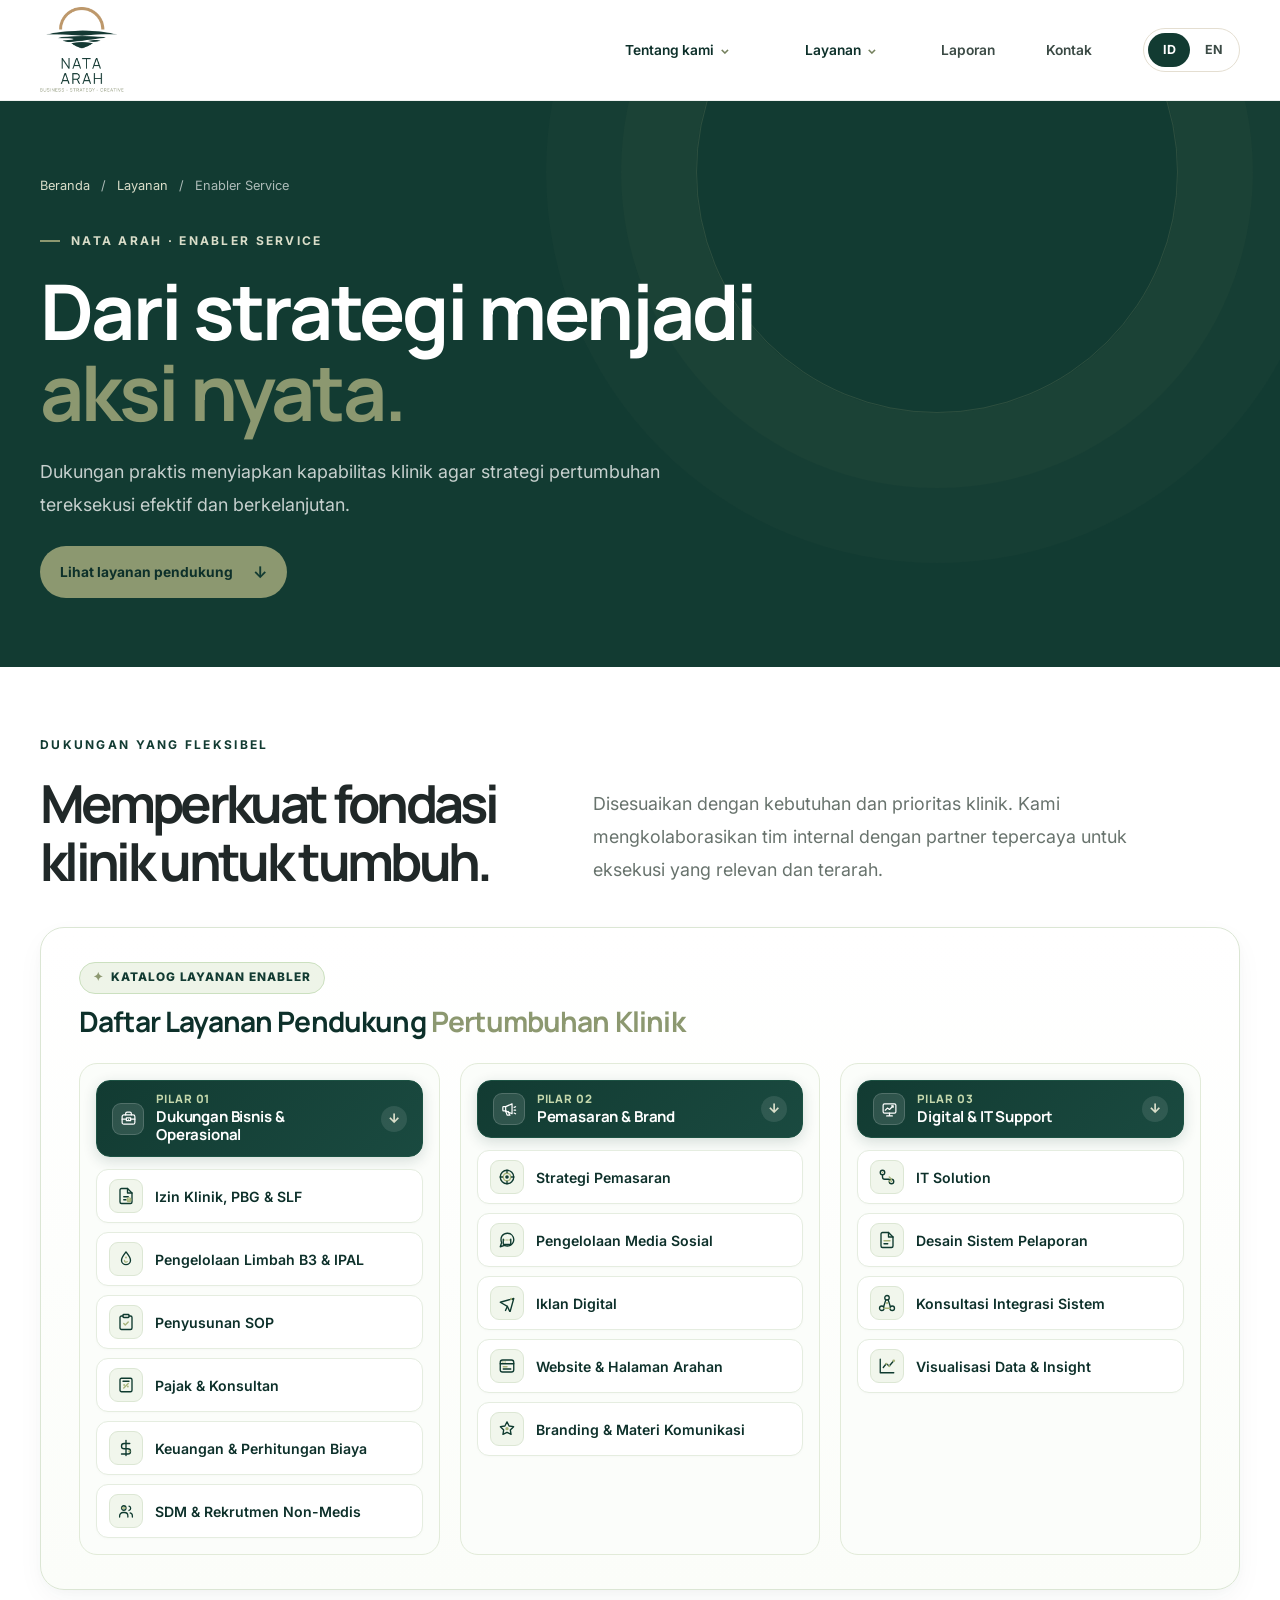
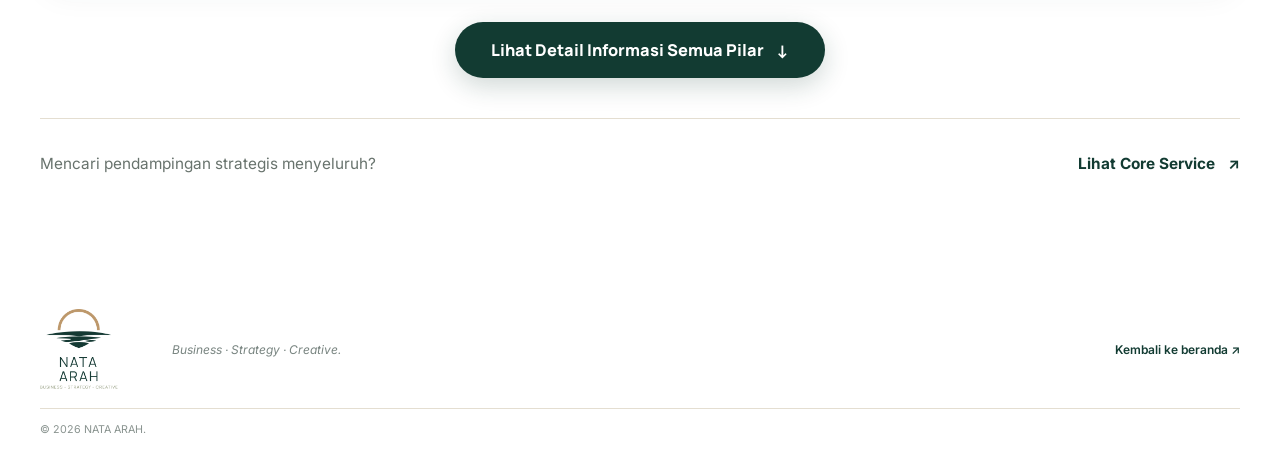
<file: enabler-service.html>
<!doctype html>
<html lang="id">
  <head>
    <meta charset="utf-8" />
    <meta name="viewport" content="width=device-width, initial-scale=1" />
    <meta name="description" content="Jelajahi Enabler Service NATA ARAH untuk mendukung fondasi bisnis, operasional, marketing, dan sistem digital klinik." />
    <meta name="theme-color" content="#123B32" />
    <title>Enabler Service — NATA ARAH — Business · Strategy · Creative</title>
    <link rel="icon" type="image/png" href="assets/icons/nataarah-icon.png" />
    <link rel="apple-touch-icon" href="assets/icons/nataarah-icon.png" />
    <link rel="preconnect" href="https://fonts.googleapis.com" />
    <link rel="preconnect" href="https://fonts.gstatic.com" crossorigin />
    <link href="https://fonts.googleapis.com/css2?family=Inter:wght@400;500;600;700&family=Manrope:wght@400;500;600;700;800&display=swap" rel="stylesheet" />
    <link rel="stylesheet" href="css/style.css?v=20261029-home-menu" />
    <link rel="stylesheet" href="css/service-pages.css?v=20261029-emphasis" />
    <script src="js/main.js?v=20261029-13" defer></script>
    <script src="js/language.js?v=20261029-4" defer></script>
  </head>
  <body class="service-page">
    <a class="skip-link" href="#main">Lewati ke konten</a>
    <header class="site-header">
      <a class="brand" href="index.html" aria-label="NATA ARAH, beranda"><img src="assets/images/nataarah-primary-logo.png" alt="NATA ARAH — Business, Strategy, Creative" /></a>
      <button class="menu-toggle" type="button" aria-expanded="false" aria-controls="site-nav"><span class="menu-toggle-label">Menu</span><span class="menu-toggle-icon" aria-hidden="true"><i></i><i></i></span></button>
      <nav class="site-nav" id="site-nav" aria-label="Navigasi utama">
        <div class="nav-dropdown">
          <button class="nav-dropdown-toggle" type="button" aria-expanded="false" aria-controls="about-menu">Tentang kami <span class="dropdown-caret" aria-hidden="true">⌄</span></button>
          <div class="dropdown-menu dropdown-menu-left" id="about-menu">
            <div class="dropdown-head">
              <span class="dropdown-head-label">Profil &amp; Filosofi</span>
              <span class="dropdown-head-tag">NATA ARAH</span>
            </div>
            <div class="dropdown-items">
              <a href="index.html#home" class="dropdown-item dropdown-home">
                <div class="dropdown-item-body">
                  <div class="dropdown-item-top">
                    <strong class="dropdown-item-title">Beranda</strong>
                    <span class="dropdown-arrow" aria-hidden="true">↗</span>
                  </div>
                </div>
              </a>
              <a href="index.html#tantangan" class="dropdown-item">
                <div class="dropdown-item-icon" aria-hidden="true">
                  <img src="assets/icons/stage-discovery.svg" alt="" width="19" height="19" />
                </div>
                <div class="dropdown-item-body">
                  <div class="dropdown-item-top">
                    <strong class="dropdown-item-title">Tantangan Klinik</strong>
                    <span class="dropdown-arrow" aria-hidden="true">↗</span>
                  </div>
                  <p class="dropdown-item-desc">Membaca data dan arah bisnis klinik</p>
                </div>
              </a>
              <a href="index.html#pendekatan" class="dropdown-item">
                <div class="dropdown-item-icon" aria-hidden="true">
                  <img src="assets/icons/stage-blueprint.svg" alt="" width="19" height="19" />
                </div>
                <div class="dropdown-item-body">
                  <div class="dropdown-item-top">
                    <strong class="dropdown-item-title">Pendekatan Kami</strong>
                    <span class="dropdown-arrow" aria-hidden="true">↗</span>
                  </div>
                  <p class="dropdown-item-desc">Kolaborasi pengalaman klinik &amp; analisis objektif</p>
                </div>
              </a>
              <a href="index.html#cara-kerja" class="dropdown-item">
                <div class="dropdown-item-icon" aria-hidden="true">
                  <img src="assets/icons/stage-partnership.svg" alt="" width="19" height="19" />
                </div>
                <div class="dropdown-item-body">
                  <div class="dropdown-item-top">
                    <strong class="dropdown-item-title">Alur Kerja 4 Tahap</strong>
                    <span class="dropdown-arrow" aria-hidden="true">↗</span>
                  </div>
                  <p class="dropdown-item-desc">Discovery, Assessment, Blueprint, dan Eksekusi</p>
                </div>
              </a>
              <a href="index.html#tujuan" class="dropdown-item">
                <div class="dropdown-item-icon" aria-hidden="true">
                  <img src="assets/icons/stage-assessment.svg" alt="" width="19" height="19" />
                </div>
                <div class="dropdown-item-body">
                  <div class="dropdown-item-top">
                    <strong class="dropdown-item-title">Tujuan &amp; Hasil</strong>
                    <span class="dropdown-arrow" aria-hidden="true">↗</span>
                  </div>
                  <p class="dropdown-item-desc">Keputusan terarah untuk klinik siap tumbuh</p>
                </div>
              </a>
            </div>
            <div class="dropdown-footer dropdown-footer-center">
              <div class="dropdown-footer-note">
                <span class="dropdown-footer-icon" aria-hidden="true">✳</span>
                <span>Business · Strategy · Creative</span>
              </div>
            </div>
          </div>
        </div>
        <div class="nav-dropdown">
          <button class="nav-dropdown-toggle" type="button" aria-expanded="false" aria-controls="services-menu">Layanan <span class="dropdown-caret" aria-hidden="true">⌄</span></button>
          <div class="dropdown-menu" id="services-menu">
            <div class="dropdown-head">
              <span class="dropdown-head-label">Katalog Layanan</span>
              <span class="dropdown-head-tag">Healthcare Growth</span>
            </div>
            <div class="dropdown-items">
              <a href="core-service.html" class="dropdown-item">
                <div class="dropdown-item-icon" aria-hidden="true">
                  <img src="assets/icons/core-service.svg" alt="" width="19" height="19" />
                </div>
                <div class="dropdown-item-body">
                  <div class="dropdown-item-top">
                    <strong class="dropdown-item-title">Core Service</strong>
                    <span class="dropdown-arrow" aria-hidden="true">↗</span>
                  </div>
                  <p class="dropdown-item-desc">Diagnosis mendalam, blueprint, hingga implementasi</p>
                </div>
              </a>
              <a href="enabler-service.html" class="dropdown-item" aria-current="page">
                <div class="dropdown-item-icon" aria-hidden="true">
                  <img src="assets/icons/enabler-service.svg" alt="" width="19" height="19" />
                </div>
                <div class="dropdown-item-body">
                  <div class="dropdown-item-top">
                    <strong class="dropdown-item-title">Enabler Service</strong>
                    <span class="dropdown-arrow" aria-hidden="true">↗</span>
                  </div>
                  <p class="dropdown-item-desc">Dukungan praktis marketing, sistem, SOP, dan tim</p>
                </div>
              </a>
            </div>
            <div class="dropdown-footer dropdown-footer-center">
              <div class="dropdown-footer-note">
                <span class="dropdown-footer-icon" aria-hidden="true">✳</span>
                <span>Disesuaikan dengan konteks klinik Anda</span>
              </div>
            </div>
          </div>
        </div>
        <a href="reports.html">Reports</a>
        <a href="contact.html">Contact</a>
        <div class="language-switch" role="group" aria-label="Pilih bahasa">
          <button type="button" data-language="id" aria-pressed="true">ID</button>
          <button type="button" data-language="en" aria-pressed="false">EN</button>
        </div>
      </nav>
    </header>
    <main id="main">
      <section class="detail-hero">
        <div class="section-wrap">
          <nav class="breadcrumb" aria-label="Breadcrumb"><a href="index.html">Beranda</a><span aria-hidden="true">/</span><a href="index.html#layanan">Layanan</a><span aria-hidden="true">/</span><span>Enabler Service</span></nav>
          <p class="eyebrow"><span class="eyebrow-mark"></span> NATA ARAH · Enabler Service</p>
          <h1>Dari strategi menjadi <em>aksi nyata.</em></h1>
          <p class="detail-hero-copy">Dukungan praktis menyiapkan kapabilitas klinik agar strategi pertumbuhan tereksekusi efektif dan berkelanjutan.</p>
          <div class="hero-actions"><a class="button button-primary" href="#enabler">Lihat layanan pendukung <span aria-hidden="true">↓</span></a></div>
        </div>
      </section>
      <section class="enabler-intro section-wrap">
        <div class="enabler-intro-head">
          <div><p class="eyebrow">Dukungan yang fleksibel</p><h2>Memperkuat fondasi klinik untuk tumbuh.</h2></div>
          <p>Disesuaikan dengan kebutuhan dan prioritas klinik. Kami mengkolaborasikan tim internal dengan partner tepercaya untuk eksekusi yang relevan dan terarah.</p>
        </div>

        <!-- List Layanan Enabler (Visual Icons + Text Name, Bright Background) -->
        <div class="enabler-overview-card" id="katalog-enabler">
          <div class="enabler-overview-header">
            <span class="overview-tag"><span aria-hidden="true">✦</span> Katalog Layanan Enabler</span>
            <h3>Daftar Layanan Pendukung <em>Pertumbuhan Klinik</em></h3>
          </div>

          <div class="overview-pillars-grid">
            <!-- Pilar 01 Group -->
            <div class="overview-pillar-group">
              <a href="#business" class="overview-pillar-badge">
                <div class="pillar-badge-icon" aria-hidden="true">
                  <img src="assets/icons/business-operational.svg" alt="" width="18" height="18" />
                </div>
                <div class="pillar-badge-text">
                  <span class="pillar-badge-num">Pilar 01</span>
                  <strong class="pillar-badge-name">Business & Operational Support</strong>
                </div>
                <span class="pillar-badge-arrow" aria-hidden="true">↓</span>
              </a>
              <div class="overview-items-list">
                <a href="#business" class="overview-item">
                  <div class="overview-item-icon"><img src="assets/icons/svc-permit.svg" alt="" width="20" height="20" /></div>
                  <span class="overview-item-name">Izin Klinik, PBG &amp; SLF</span>
                </a>
                <a href="#business" class="overview-item">
                  <div class="overview-item-icon"><img src="assets/icons/svc-waste-ipal.svg" alt="" width="20" height="20" /></div>
                  <span class="overview-item-name">Pengelolaan Limbah B3 &amp; IPAL</span>
                </a>
                <a href="#business" class="overview-item">
                  <div class="overview-item-icon"><img src="assets/icons/svc-sop.svg" alt="" width="20" height="20" /></div>
                  <span class="overview-item-name">Penyusunan SOP</span>
                </a>
                <a href="#business" class="overview-item">
                  <div class="overview-item-icon"><img src="assets/icons/svc-tax.svg" alt="" width="20" height="20" /></div>
                  <span class="overview-item-name">Pajak &amp; Konsultan</span>
                </a>
                <a href="#business" class="overview-item">
                  <div class="overview-item-icon"><img src="assets/icons/svc-finance.svg" alt="" width="20" height="20" /></div>
                  <span class="overview-item-name">Finansial &amp; Costing</span>
                </a>
                <a href="#business" class="overview-item">
                  <div class="overview-item-icon"><img src="assets/icons/team-operational.svg" alt="" width="20" height="20" /></div>
                  <span class="overview-item-name">SDM &amp; Hiring Non-Medis</span>
                </a>
              </div>
            </div>

            <!-- Pilar 02 Group -->
            <div class="overview-pillar-group">
              <a href="#marketing" class="overview-pillar-badge">
                <div class="pillar-badge-icon" aria-hidden="true">
                  <img src="assets/icons/marketing-brand.svg" alt="" width="18" height="18" />
                </div>
                <div class="pillar-badge-text">
                  <span class="pillar-badge-num">Pilar 02</span>
                  <strong class="pillar-badge-name">Marketing & Brand</strong>
                </div>
                <span class="pillar-badge-arrow" aria-hidden="true">↓</span>
              </a>
              <div class="overview-items-list">
                <a href="#marketing" class="overview-item">
                  <div class="overview-item-icon"><img src="assets/icons/svc-strategy.svg" alt="" width="20" height="20" /></div>
                  <span class="overview-item-name">Marketing Strategy</span>
                </a>
                <a href="#marketing" class="overview-item">
                  <div class="overview-item-icon"><img src="assets/icons/svc-social.svg" alt="" width="20" height="20" /></div>
                  <span class="overview-item-name">Social Media Management</span>
                </a>
                <a href="#marketing" class="overview-item">
                  <div class="overview-item-icon"><img src="assets/icons/svc-ads.svg" alt="" width="20" height="20" /></div>
                  <span class="overview-item-name">Digital Advertising</span>
                </a>
                <a href="#marketing" class="overview-item">
                  <div class="overview-item-icon"><img src="assets/icons/svc-web.svg" alt="" width="20" height="20" /></div>
                  <span class="overview-item-name">Website & Landing Page</span>
                </a>
                <a href="#marketing" class="overview-item">
                  <div class="overview-item-icon"><img src="assets/icons/svc-brand.svg" alt="" width="20" height="20" /></div>
                  <span class="overview-item-name">Branding & Communication Material</span>
                </a>
              </div>
            </div>

            <!-- Pilar 03 Group -->
            <div class="overview-pillar-group">
              <a href="#digital" class="overview-pillar-badge">
                <div class="pillar-badge-icon" aria-hidden="true">
                  <img src="assets/icons/digital-system.svg" alt="" width="18" height="18" />
                </div>
                <div class="pillar-badge-text">
                  <span class="pillar-badge-num">Pilar 03</span>
                  <strong class="pillar-badge-name">Digital & IT Support</strong>
                </div>
                <span class="pillar-badge-arrow" aria-hidden="true">↓</span>
              </a>
              <div class="overview-items-list">
                <a href="#digital" class="overview-item">
                  <div class="overview-item-icon"><img src="assets/icons/svc-crm.svg" alt="" width="20" height="20" /></div>
                  <span class="overview-item-name">IT Solution</span>
                </a>
                <a href="#digital" class="overview-item">
                  <div class="overview-item-icon"><img src="assets/icons/svc-reporting.svg" alt="" width="20" height="20" /></div>
                  <span class="overview-item-name">Reporting System Design</span>
                </a>
                <a href="#digital" class="overview-item">
                  <div class="overview-item-icon"><img src="assets/icons/svc-integration.svg" alt="" width="20" height="20" /></div>
                  <span class="overview-item-name">System Integration Advisory</span>
                </a>
                <a href="#digital" class="overview-item">
                  <div class="overview-item-icon"><img src="assets/icons/svc-dataviz.svg" alt="" width="20" height="20" /></div>
                  <span class="overview-item-name">Data Visualization & Insight</span>
                </a>
              </div>
            </div>
          </div>
        </div>

        <!-- Toggle Button Action Bar -->
        <div class="detail-toggle-action visual-minimal-action" style="margin-top: 32px;">
          <button 
            type="button" 
            class="detail-expand-btn" 
            id="toggle-enabler-detail-btn"
            aria-expanded="false" 
            aria-controls="enabler-detail-wrapper"
          >
            <span class="btn-text">Lihat Detail Informasi Semua Pilar</span>
            <span class="btn-icon" aria-hidden="true">↓</span>
          </button>
        </div>
      </section>

      <!-- Detailed Pillars Section (Default Hidden) -->
      <div class="enabler-detail-wrapper" id="enabler-detail-wrapper" hidden>
        <section class="section-wrap" id="enabler" aria-label="Kategori Enabler Service">
        <!-- Category 01 -->
        <article class="enabler-category" id="business">
          <header class="category-head">
            <div class="category-meta">
              <span class="category-number">01</span>
              <div class="category-icon-box" aria-hidden="true">
                <img src="assets/icons/business-operational.svg" alt="" width="30" height="30" />
              </div>
            </div>
            <div class="category-info">
              <span class="category-tag">ENABLEMENT PILAR 01</span>
              <h2>Business & Operational Support</h2>
              <p>Pendampingan aspek pendukung bisnis agar klinik dapat beroperasi secara lebih tertata, compliant, dan siap bertumbuh.</p>
            </div>
          </header>

          <div class="enable-services">
            <article class="enable-card">
              <div class="enable-card-top">
                <div class="enable-card-icon" aria-hidden="true"><img src="assets/icons/svc-permit.svg" alt="" width="22" height="22" /></div>
                <h3>Izin Klinik, PBG &amp; SLF</h3>
              </div>
              <ul class="enable-points">
                <li><span class="point-dot" aria-hidden="true">✓</span> Pendampingan izin operasional</li>
                <li><span class="point-dot" aria-hidden="true">✓</span> Penyiapan berkas PBG &amp; SLF</li>
                <li><span class="point-dot" aria-hidden="true">✓</span> Panduan compliance regulasi</li>
              </ul>
              <p class="resource-label"><b>Fokus:</b> kepatuhan legalitas dan kelayakan bangunan gedung klinik.</p>
            </article>

            <article class="enable-card">
              <div class="enable-card-top">
                <div class="enable-card-icon" aria-hidden="true"><img src="assets/icons/svc-waste-ipal.svg" alt="" width="22" height="22" /></div>
                <h3>Pengelolaan Limbah B3 &amp; IPAL</h3>
              </div>
              <ul class="enable-points">
                <li><span class="point-dot" aria-hidden="true">✓</span> Tata kelola limbah medis B3</li>
                <li><span class="point-dot" aria-hidden="true">✓</span> Pendampingan sistem IPAL</li>
                <li><span class="point-dot" aria-hidden="true">✓</span> Verifikasi mitra pengolah</li>
              </ul>
              <p class="resource-label"><b>Fokus:</b> pemenuhan standar sanitasi lingkungan dan keamanan medis.</p>
            </article>

            <article class="enable-card">
              <div class="enable-card-top">
                <div class="enable-card-icon" aria-hidden="true"><img src="assets/icons/svc-sop.svg" alt="" width="22" height="22" /></div>
                <h3>Penyusunan SOP</h3>
              </div>
              <ul class="enable-points">
                <li><span class="point-dot" aria-hidden="true">✓</span> SOP assessment &amp; workflow</li>
                <li><span class="point-dot" aria-hidden="true">✓</span> Dokumentasi standar operasional</li>
                <li><span class="point-dot" aria-hidden="true">✓</span> Panduan implementasi tim</li>
              </ul>
              <p class="resource-label"><b>Fokus:</b> standardisasi alur kerja yang aplikatif dan tertata bagi tim klinik.</p>
            </article>

            <article class="enable-card">
              <div class="enable-card-top">
                <div class="enable-card-icon" aria-hidden="true"><img src="assets/icons/svc-tax.svg" alt="" width="22" height="22" /></div>
                <h3>Pajak &amp; Penyediaan Konsultan</h3>
              </div>
              <ul class="enable-points">
                <li><span class="point-dot" aria-hidden="true">✓</span> Review kepatuhan pajak klinik</li>
                <li><span class="point-dot" aria-hidden="true">✓</span> Perencanaan pajak bisnis</li>
                <li><span class="point-dot" aria-hidden="true">✓</span> Penyediaan konsultan pajak</li>
              </ul>
              <p class="resource-label"><b>Fokus:</b> kepatuhan perpajakan klinik yang rapi, efisien, dan transparan.</p>
            </article>

            <article class="enable-card">
              <div class="enable-card-top">
                <div class="enable-card-icon" aria-hidden="true"><img src="assets/icons/svc-finance.svg" alt="" width="22" height="22" /></div>
                <h3>Finansial &amp; Costing</h3>
              </div>
              <ul class="enable-points">
                <li><span class="point-dot" aria-hidden="true">✓</span> Unit cost &amp; pricing layanan</li>
                <li><span class="point-dot" aria-hidden="true">✓</span> Analisis margin &amp; biaya</li>
                <li><span class="point-dot" aria-hidden="true">✓</span> Panduan cash flow &amp; budget</li>
              </ul>
              <p class="resource-label"><b>Fokus:</b> struktur finansial dan kalkulasi costing yang sehat untuk scale up.</p>
            </article>

            <article class="enable-card">
              <div class="enable-card-top">
                <div class="enable-card-icon" aria-hidden="true"><img src="assets/icons/team-operational.svg" alt="" width="22" height="22" /></div>
                <h3>SDM &amp; Hiring Non-Medis</h3>
              </div>
              <ul class="enable-points">
                <li><span class="point-dot" aria-hidden="true">✓</span> Profiling kebutuhan talent</li>
                <li><span class="point-dot" aria-hidden="true">✓</span> Pendampingan proses seleksi</li>
                <li><span class="point-dot" aria-hidden="true">✓</span> Onboarding &amp; penataan peran</li>
              </ul>
              <p class="resource-label"><b>Fokus:</b> penyiapan tenaga non-medis yang kompeten dan berbudaya klinik.</p>
            </article>
          </div>

          <!-- Feature Showcase Business & Operational -->
          <div class="enable-feature-showcase">
            <div class="showcase-content">
              <span class="showcase-tag"><span aria-hidden="true">✦</span> Fondasi Bisnis &amp; Compliance</span>
              <h3>Operasional Tertata, Regulasi Aman, Siap Bertumbuh</h3>
              <p>Pendampingan menyeluruh mencakup legalitas izin, tata kelola lingkungan, SOP kerja, hingga perencanaan pajak, finansial, dan SDM non-medis.</p>
              <ul class="showcase-highlights">
                <li><span class="showcase-check" aria-hidden="true">✓</span> Kepatuhan Legalitas, PBG, SLF &amp; Lingkungan Terjaga</li>
                <li><span class="showcase-check" aria-hidden="true">✓</span> Standard Operating Procedure (SOP) Terstruktur</li>
                <li><span class="showcase-check" aria-hidden="true">✓</span> Fondasi Keuangan, Pajak, dan Tim yang Solid</li>
              </ul>
            </div>
            <div class="showcase-visual">
              <img src="assets/images/nataarah-closing-banner.jpg" alt="Pendampingan Business dan Operasional Klinik NATA ARAH" loading="lazy" />
            </div>
          </div>
        </article>

        <!-- Topic Transition 01 -> 02 -->
        <div class="pillar-transition-divider" role="separator" aria-label="Transisi topik ke Pilar 02: Marketing & Brand">
          <div class="transition-divider-track">
            <span class="transition-line left" aria-hidden="true"></span>
            <a href="#marketing" class="transition-pill" aria-label="Lanjut ke topik berikutnya: Pilar 02 Marketing & Brand">
              <div class="transition-pill-icon" aria-hidden="true">
                <span class="transition-spark">✦</span>
              </div>
              <div class="transition-pill-text">
                <span class="transition-eyebrow">Area Topik Berikutnya</span>
                <strong class="transition-heading">Pilar 02 · Marketing & Brand</strong>
              </div>
              <span class="transition-arrow-down" aria-hidden="true">↓</span>
            </a>
            <span class="transition-line right" aria-hidden="true"></span>
          </div>
        </div>

        <!-- Category 02 -->
        <article class="enabler-category" id="marketing">
          <header class="category-head">
            <div class="category-meta">
              <span class="category-number">02</span>
              <div class="category-icon-box" aria-hidden="true">
                <img src="assets/icons/marketing-brand.svg" alt="" width="30" height="30" />
              </div>
            </div>
            <div class="category-info">
              <span class="category-tag">ENABLEMENT PILAR 02</span>
              <h2>Marketing & Brand</h2>
              <p>Menjangkau pasien yang tepat dan memperkuat identitas brand klinik.</p>
            </div>
          </header>

          <div class="enable-services">
            <article class="enable-card">
              <div class="enable-card-top">
                <div class="enable-card-icon" aria-hidden="true"><img src="assets/icons/svc-strategy.svg" alt="" width="22" height="22" /></div>
                <h3>Marketing Strategy</h3>
              </div>
              <ul class="enable-points">
                <li><span class="point-dot" aria-hidden="true">✓</span> Marketing assessment</li>
                <li><span class="point-dot" aria-hidden="true">✓</span> Channel review</li>
                <li><span class="point-dot" aria-hidden="true">✓</span> Strategic recommendation</li>
              </ul>
              <p class="resource-label"><b>Fokus:</b> analisa pasar dan rekomendasi strategi pemasaran.</p>
            </article>

            <article class="enable-card">
              <div class="enable-card-top">
                <div class="enable-card-icon" aria-hidden="true"><img src="assets/icons/svc-social.svg" alt="" width="22" height="22" /></div>
                <h3>Social Media Management</h3>
              </div>
              <ul class="enable-points">
                <li><span class="point-dot" aria-hidden="true">✓</span> Content planning</li>
                <li><span class="point-dot" aria-hidden="true">✓</span> Content production</li>
                <li><span class="point-dot" aria-hidden="true">✓</span> Monthly reporting</li>
              </ul>
              <p class="resource-label"><b>Fokus:</b> produksi konten terarah dan evaluasi performa kanal.</p>
            </article>

            <article class="enable-card">
              <div class="enable-card-top">
                <div class="enable-card-icon" aria-hidden="true"><img src="assets/icons/svc-ads.svg" alt="" width="22" height="22" /></div>
                <h3>Digital Advertising</h3>
              </div>
              <ul class="enable-points">
                <li><span class="point-dot" aria-hidden="true">✓</span> Campaign setup</li>
                <li><span class="point-dot" aria-hidden="true">✓</span> Audience targeting</li>
                <li><span class="point-dot" aria-hidden="true">✓</span> Performance monitoring</li>
              </ul>
              <p class="resource-label"><b>Fokus:</b> setup dan optimasi iklan digital berkinerja tinggi.</p>
            </article>

            <article class="enable-card">
              <div class="enable-card-top">
                <div class="enable-card-icon" aria-hidden="true"><img src="assets/icons/svc-web.svg" alt="" width="22" height="22" /></div>
                <h3>Website & Landing Page</h3>
              </div>
              <ul class="enable-points">
                <li><span class="point-dot" aria-hidden="true">✓</span> Website development</li>
                <li><span class="point-dot" aria-hidden="true">✓</span> Landing page development</li>
                <li><span class="point-dot" aria-hidden="true">✓</span> Deployment support</li>
              </ul>
              <p class="resource-label"><b>Fokus:</b> kanal digital untuk akuisisi dan konversi pasien.</p>
            </article>

            <article class="enable-card">
              <div class="enable-card-top">
                <div class="enable-card-icon" aria-hidden="true"><img src="assets/icons/svc-brand.svg" alt="" width="22" height="22" /></div>
                <h3>Branding & Communication Material</h3>
              </div>
              <ul class="enable-points">
                <li><span class="point-dot" aria-hidden="true">✓</span> Brand assessment</li>
                <li><span class="point-dot" aria-hidden="true">✓</span> Company profile</li>
                <li><span class="point-dot" aria-hidden="true">✓</span> Presentation deck</li>
              </ul>
              <p class="resource-label"><b>Fokus:</b> identitas brand profesional dan materi komunikasi klinik.</p>
            </article>
          </div>

          <!-- Feature Showcase Marketing -->
          <div class="enable-feature-showcase">
            <div class="showcase-content">
              <span class="showcase-tag"><span aria-hidden="true">✦</span> Pertumbuhan Pasien</span>
              <h3>Ekosistem Pemasaran & Kehadiran Digital Terpadu</h3>
              <p>Integrasi strategi brand, konten sosial, iklan digital, dan website untuk membangun reputasi klinik terdepan.</p>
              <ul class="showcase-highlights">
                <li><span class="showcase-check" aria-hidden="true">✓</span> Menemukan Identitas Klinik Relevan</li>
                <li><span class="showcase-check" aria-hidden="true">✓</span> Kampanye Pemasaran Tertarget & Terukur</li>
                <li><span class="showcase-check" aria-hidden="true">✓</span> Kanal Digital Terintegrasi</li>
              </ul>
            </div>
            <div class="showcase-visual">
              <img src="assets/images/nataarah-clinic-growth-hero.png" alt="Konsultasi Pemasaran dan Brand Klinik NATA ARAH" loading="lazy" />
            </div>
          </div>
        </article>

        <!-- Topic Transition 02 -> 03 -->
        <div class="pillar-transition-divider" role="separator" aria-label="Transisi topik ke Pilar 03: Digital & IT Support">
          <div class="transition-divider-track">
            <span class="transition-line left" aria-hidden="true"></span>
            <a href="#digital" class="transition-pill" aria-label="Lanjut ke topik berikutnya: Pilar 03 Digital & IT Support">
              <div class="transition-pill-icon" aria-hidden="true">
                <span class="transition-spark">✦</span>
              </div>
              <div class="transition-pill-text">
                <span class="transition-eyebrow">Area Topik Berikutnya</span>
                <strong class="transition-heading">Pilar 03 · Digital & IT Support</strong>
              </div>
              <span class="transition-arrow-down" aria-hidden="true">↓</span>
            </a>
            <span class="transition-line right" aria-hidden="true"></span>
          </div>
        </div>

        <!-- Category 03 -->
        <article class="enabler-category" id="digital">
          <header class="category-head">
            <div class="category-meta">
              <span class="category-number">03</span>
              <div class="category-icon-box" aria-hidden="true">
                <img src="assets/icons/digital-system.svg" alt="" width="30" height="30" />
              </div>
            </div>
            <div class="category-info">
              <span class="category-tag">ENABLEMENT PILAR 03</span>
              <h2>Digital & IT Support</h2>
              <p>Pemanfaatan data dan teknologi untuk keputusan serta operasional presisi.</p>
            </div>
          </header>

          <div class="enable-services">
            <article class="enable-card">
              <div class="enable-card-top">
                <div class="enable-card-icon" aria-hidden="true"><img src="assets/icons/svc-crm.svg" alt="" width="22" height="22" /></div>
                <h3>IT Solution</h3>
              </div>
              <ul class="enable-points">
                <li><span class="point-dot" aria-hidden="true">✓</span> Aplikasi dan software klinik</li>
                <li><span class="point-dot" aria-hidden="true">✓</span> Integrasi sistem</li>
                <li><span class="point-dot" aria-hidden="true">✓</span> Pemeliharaan sistem</li>
              </ul>
              <p class="resource-label"><b>Fokus:</b> solusi digital untuk layanan dan operasional klinik.</p>
            </article>

            <article class="enable-card">
              <div class="enable-card-top">
                <div class="enable-card-icon" aria-hidden="true"><img src="assets/icons/svc-reporting.svg" alt="" width="22" height="22" /></div>
                <h3>Reporting System Design</h3>
              </div>
              <ul class="enable-points">
                <li><span class="point-dot" aria-hidden="true">✓</span> Reporting framework</li>
                <li><span class="point-dot" aria-hidden="true">✓</span> Weekly report</li>
                <li><span class="point-dot" aria-hidden="true">✓</span> Monthly report</li>
              </ul>
              <p class="resource-label"><b>Fokus:</b> format pelaporan terstruktur untuk keputusan strategis.</p>
            </article>

            <article class="enable-card">
              <div class="enable-card-top">
                <div class="enable-card-icon" aria-hidden="true"><img src="assets/icons/svc-integration.svg" alt="" width="22" height="22" /></div>
                <h3>System Integration & Implementation Advisory</h3>
              </div>
              <ul class="enable-points">
                <li><span class="point-dot" aria-hidden="true">✓</span> Requirement mapping</li>
                <li><span class="point-dot" aria-hidden="true">✓</span> Vendor coordination</li>
                <li><span class="point-dot" aria-hidden="true">✓</span> Implementation support</li>
              </ul>
              <p class="resource-label"><b>Fokus:</b> pemetaan kebutuhan dan integrasi sistem klinik.</p>
            </article>

            <article class="enable-card">
              <div class="enable-card-top">
                <div class="enable-card-icon" aria-hidden="true"><img src="assets/icons/svc-dataviz.svg" alt="" width="22" height="22" /></div>
                <h3>Data Visualization & Business Insight</h3>
              </div>
              <ul class="enable-points">
                <li><span class="point-dot" aria-hidden="true">✓</span> Data analysis</li>
                <li><span class="point-dot" aria-hidden="true">✓</span> Insight dashboard</li>
                <li><span class="point-dot" aria-hidden="true">✓</span> Business recommendation</li>
              </ul>
              <p class="resource-label"><b>Fokus:</b> pengolahan data menjadi insight performa bisnis.</p>
            </article>
          </div>

          <!-- Feature Showcase Digital -->
          <div class="enable-feature-showcase">
            <div class="showcase-content">
              <span class="showcase-tag"><span aria-hidden="true">✦</span> Solusi Terintegrasi</span>
              <h3>Dashboard & Visualisasi Kinerja Klinik Real-time</h3>
              <p>Perancangan sistem pelaporan dan dashboard terpadu agar pemilik klinik memantau retensi pasien, performa layanan, dan peluang bisnis secara presisi.</p>
              <ul class="showcase-highlights">
                <li><span class="showcase-check" aria-hidden="true">✓</span> Pendampingan Dalam Menentukan KPI Tim</li>
                <li><span class="showcase-check" aria-hidden="true">✓</span> Setup Format Laporan Mingguan & Bulanan</li>
                <li><span class="showcase-check" aria-hidden="true">✓</span> Rekomendasi Strategis Berbasis Data</li>
              </ul>
            </div>
            <div class="showcase-visual">
              <img src="assets/images/nataarah-product-dashboard.jpg" alt="Preview Dashboard Kinerja & Sistem Klinik NATA ARAH" loading="lazy" />
            </div>
          </div>
        </article>
      </section>
      <aside class="enabler-principle section-wrap"><span aria-hidden="true">✳</span><p>Dukungan disesuaikan dengan konteks klinik secara kolaboratif, terarah, dan berorientasi hasil.</p></aside>
        
        <div class="detail-collapse-bottom section-wrap">
          <button type="button" class="detail-collapse-btn" id="collapse-enabler-bottom-btn">
            <span>Sembunyikan Detail Informasi</span>
            <span aria-hidden="true">↑</span>
          </button>
        </div>
      </div>

      <nav class="detail-bottom section-wrap" aria-label="Navigasi layanan"><p>Mencari pendampingan strategis menyeluruh?</p><a href="core-service.html">Lihat Core Service <span aria-hidden="true">↗</span></a></nav>
    </main>
    <footer class="site-footer"><a class="footer-brand" href="index.html"><img src="assets/images/nataarah-primary-logo.png" alt="NATA ARAH — Business, Strategy, Creative" /></a><p>Business · Strategy · Creative.</p><a href="index.html" class="back-top">Kembali ke beranda ↗</a><small>© <span id="year"></span> NATA ARAH.</small></footer>
  </body>
</html>
</file>
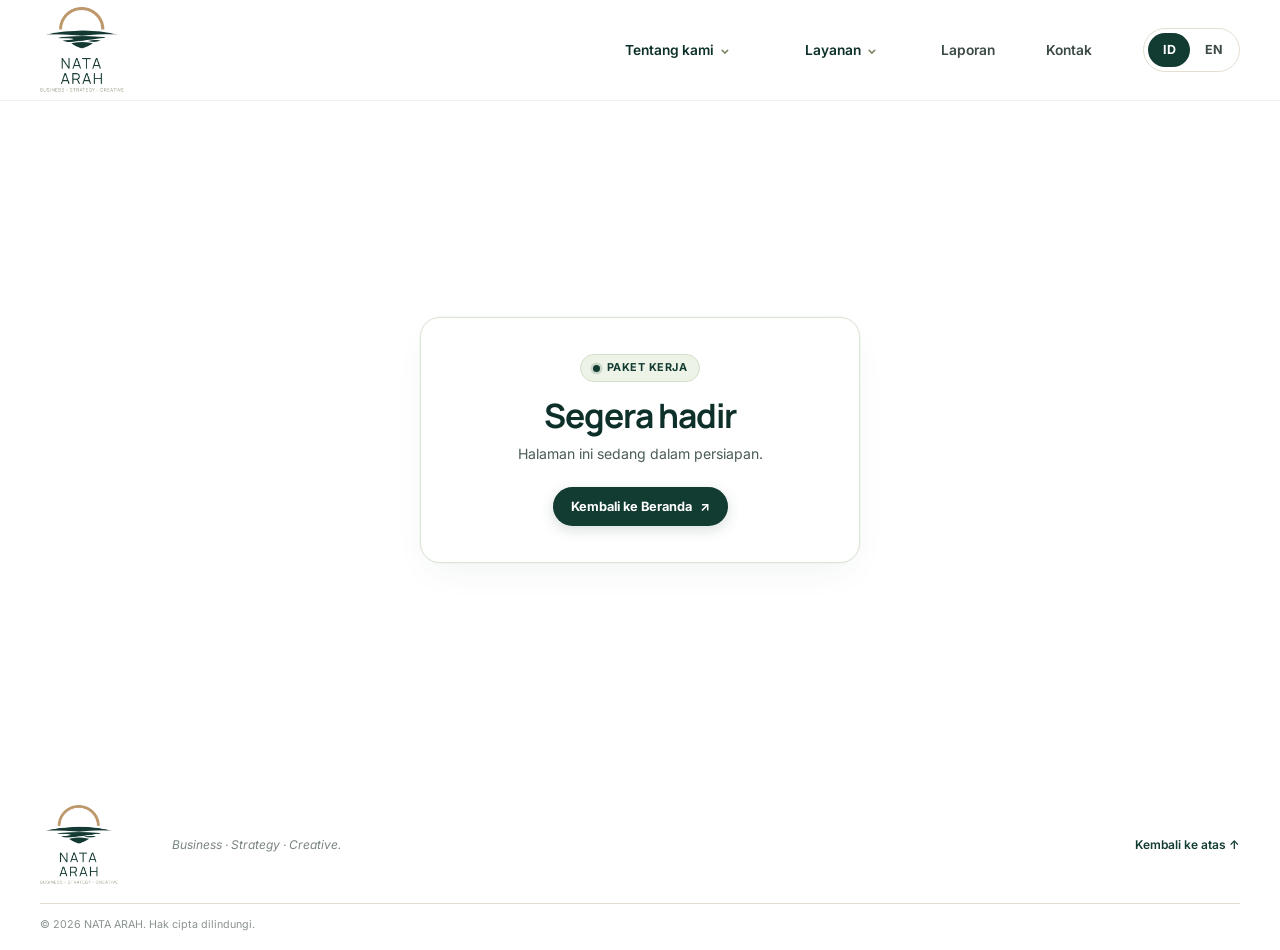
<file: pricing.html>
<!doctype html>
<html lang="id">
  <head>
    <meta charset="utf-8" />
    <meta name="viewport" content="width=device-width, initial-scale=1" />
    <meta name="description" content="Paket kemitraan dan skema investasi pertumbuhan klinik bersama NATA ARAH — Business · Strategy · Creative." />
    <meta name="theme-color" content="#123B32" />
    <title>Pricing · NATA ARAH — Business · Strategy · Creative</title>
    <link rel="icon" type="image/png" href="assets/icons/nataarah-icon.png" />
    <link rel="apple-touch-icon" href="assets/icons/nataarah-icon.png" />
    <link rel="preconnect" href="https://fonts.googleapis.com" />
    <link rel="preconnect" href="https://fonts.gstatic.com" crossorigin />
    <link href="https://fonts.googleapis.com/css2?family=Inter:wght@400;500;600;700&family=Manrope:wght@400;500;600;700;800&family=Plus+Jakarta+Sans:wght@700;800&display=swap" rel="stylesheet" />
    <link rel="stylesheet" href="css/style.css?v=20261029-home-menu" />
    <script src="js/main.js?v=20261029-16" defer></script>
    <script src="js/language.js?v=20261029-4" defer></script>
  </head>
  <body>
    <a class="skip-link" href="#main">Lewati ke konten</a>

    <header class="site-header">
      <a class="brand" href="index.html" aria-label="NATA ARAH, beranda">
        <img src="assets/images/nataarah-primary-logo.png" alt="NATA ARAH — Business, Strategy, Creative" />
      </a>
      <button class="menu-toggle" type="button" aria-expanded="false" aria-controls="site-nav">
        <span class="menu-toggle-label">Menu</span><span class="menu-toggle-icon" aria-hidden="true"><i></i><i></i></span>
      </button>
      <nav class="site-nav" id="site-nav" aria-label="Navigasi utama">
        <div class="nav-dropdown">
          <button class="nav-dropdown-toggle" type="button" aria-expanded="false" aria-controls="about-menu">Tentang kami <span class="dropdown-caret" aria-hidden="true">⌄</span></button>
          <div class="dropdown-menu dropdown-menu-left" id="about-menu">
            <div class="dropdown-head">
              <span class="dropdown-head-label">Profil &amp; Filosofi</span>
              <span class="dropdown-head-tag">NATA ARAH</span>
            </div>
            <div class="dropdown-items">
              <a href="index.html#home" class="dropdown-item dropdown-home">
                <div class="dropdown-item-body">
                  <div class="dropdown-item-top">
                    <strong class="dropdown-item-title">Beranda</strong>
                    <span class="dropdown-arrow" aria-hidden="true">↗</span>
                  </div>
                </div>
              </a>
              <a href="index.html#tantangan" class="dropdown-item">
                <div class="dropdown-item-icon" aria-hidden="true">
                  <img src="assets/icons/stage-discovery.svg" alt="" width="19" height="19" />
                </div>
                <div class="dropdown-item-body">
                  <div class="dropdown-item-top">
                    <strong class="dropdown-item-title">Tantangan Klinik</strong>
                    <span class="dropdown-arrow" aria-hidden="true">↗</span>
                  </div>
                  <p class="dropdown-item-desc">Membaca data dan arah bisnis klinik</p>
                </div>
              </a>
              <a href="index.html#pendekatan" class="dropdown-item">
                <div class="dropdown-item-icon" aria-hidden="true">
                  <img src="assets/icons/stage-blueprint.svg" alt="" width="19" height="19" />
                </div>
                <div class="dropdown-item-body">
                  <div class="dropdown-item-top">
                    <strong class="dropdown-item-title">Pendekatan Kami</strong>
                    <span class="dropdown-arrow" aria-hidden="true">↗</span>
                  </div>
                  <p class="dropdown-item-desc">Kolaborasi pengalaman klinik &amp; analisis objektif</p>
                </div>
              </a>
              <a href="index.html#cara-kerja" class="dropdown-item">
                <div class="dropdown-item-icon" aria-hidden="true">
                  <img src="assets/icons/stage-partnership.svg" alt="" width="19" height="19" />
                </div>
                <div class="dropdown-item-body">
                  <div class="dropdown-item-top">
                    <strong class="dropdown-item-title">Alur Kerja 4 Tahap</strong>
                    <span class="dropdown-arrow" aria-hidden="true">↗</span>
                  </div>
                  <p class="dropdown-item-desc">Discovery, Assessment, Blueprint, dan Eksekusi</p>
                </div>
              </a>
              <a href="index.html#tujuan" class="dropdown-item">
                <div class="dropdown-item-icon" aria-hidden="true">
                  <img src="assets/icons/stage-assessment.svg" alt="" width="19" height="19" />
                </div>
                <div class="dropdown-item-body">
                  <div class="dropdown-item-top">
                    <strong class="dropdown-item-title">Tujuan &amp; Hasil</strong>
                    <span class="dropdown-arrow" aria-hidden="true">↗</span>
                  </div>
                  <p class="dropdown-item-desc">Keputusan terarah untuk klinik siap tumbuh</p>
                </div>
              </a>
            </div>
            <div class="dropdown-footer dropdown-footer-center">
              <div class="dropdown-footer-note">
                <span class="dropdown-footer-icon" aria-hidden="true">✳</span>
                <span>Business · Strategy · Creative</span>
              </div>
            </div>
          </div>
        </div>
        <div class="nav-dropdown">
          <button class="nav-dropdown-toggle" type="button" aria-expanded="false" aria-controls="services-menu">
            Layanan <span class="dropdown-caret" aria-hidden="true">⌄</span>
          </button>
          <div class="dropdown-menu" id="services-menu">
            <div class="dropdown-head">
              <span class="dropdown-head-label">Katalog Layanan</span>
              <span class="dropdown-head-tag">Healthcare Growth</span>
            </div>
            <div class="dropdown-items">
              <a href="core-service.html" class="dropdown-item">
                <div class="dropdown-item-icon" aria-hidden="true">
                  <img src="assets/icons/core-service.svg" alt="" width="19" height="19" />
                </div>
                <div class="dropdown-item-body">
                  <div class="dropdown-item-top">
                    <strong class="dropdown-item-title">Core Service</strong>
                    <span class="dropdown-arrow" aria-hidden="true">↗</span>
                  </div>
                  <p class="dropdown-item-desc">Diagnosis mendalam, blueprint, hingga implementasi</p>
                </div>
              </a>
              <a href="enabler-service.html" class="dropdown-item">
                <div class="dropdown-item-icon" aria-hidden="true">
                  <img src="assets/icons/enabler-service.svg" alt="" width="19" height="19" />
                </div>
                <div class="dropdown-item-body">
                  <div class="dropdown-item-top">
                    <strong class="dropdown-item-title">Enabler Service</strong>
                    <span class="dropdown-arrow" aria-hidden="true">↗</span>
                  </div>
                  <p class="dropdown-item-desc">Dukungan praktis marketing, sistem, SOP, dan tim</p>
                </div>
              </a>
            </div>
            <div class="dropdown-footer dropdown-footer-center">
              <div class="dropdown-footer-note">
                <span class="dropdown-footer-icon" aria-hidden="true">✳</span>
                <span>Disesuaikan dengan konteks klinik Anda</span>
              </div>
            </div>
          </div>
        </div>
        <a href="reports.html">Reports</a>
        <a href="contact.html">Contact</a>
        <div class="language-switch" role="group" aria-label="Pilih bahasa">
          <button type="button" data-language="id" aria-pressed="true">ID</button>
          <button type="button" data-language="en" aria-pressed="false">EN</button>
        </div>
      </nav>
    </header>

    <main id="main" class="coming-soon-main">
      <div class="coming-soon-card">
        <span class="coming-soon-badge">
          <span class="pulse-dot" aria-hidden="true"></span> Pricing
        </span>
        <h1 class="coming-soon-title">Coming soon</h1>
        <p class="coming-soon-desc">
          Halaman ini sedang dalam persiapan.
        </p>
        <div class="coming-soon-actions">
          <a href="index.html" class="coming-soon-btn-primary">
            Kembali ke Beranda <span aria-hidden="true">↗</span>
          </a>
        </div>
      </div>
    </main>

    <footer class="site-footer">
      <a class="footer-brand" href="index.html">
        <img src="assets/images/nataarah-primary-logo.png" alt="NATA ARAH — Business, Strategy, Creative" />
      </a>
      <p>Business · Strategy · Creative.</p>
      <a href="#" class="back-top" onclick="window.scrollTo({top: 0, behavior: 'smooth'}); return false;">Kembali ke atas ↑</a>
      <small>© <span id="year"></span> NATA ARAH. Hak cipta dilindungi.</small>
    </footer>
  </body>
</html>
</file>
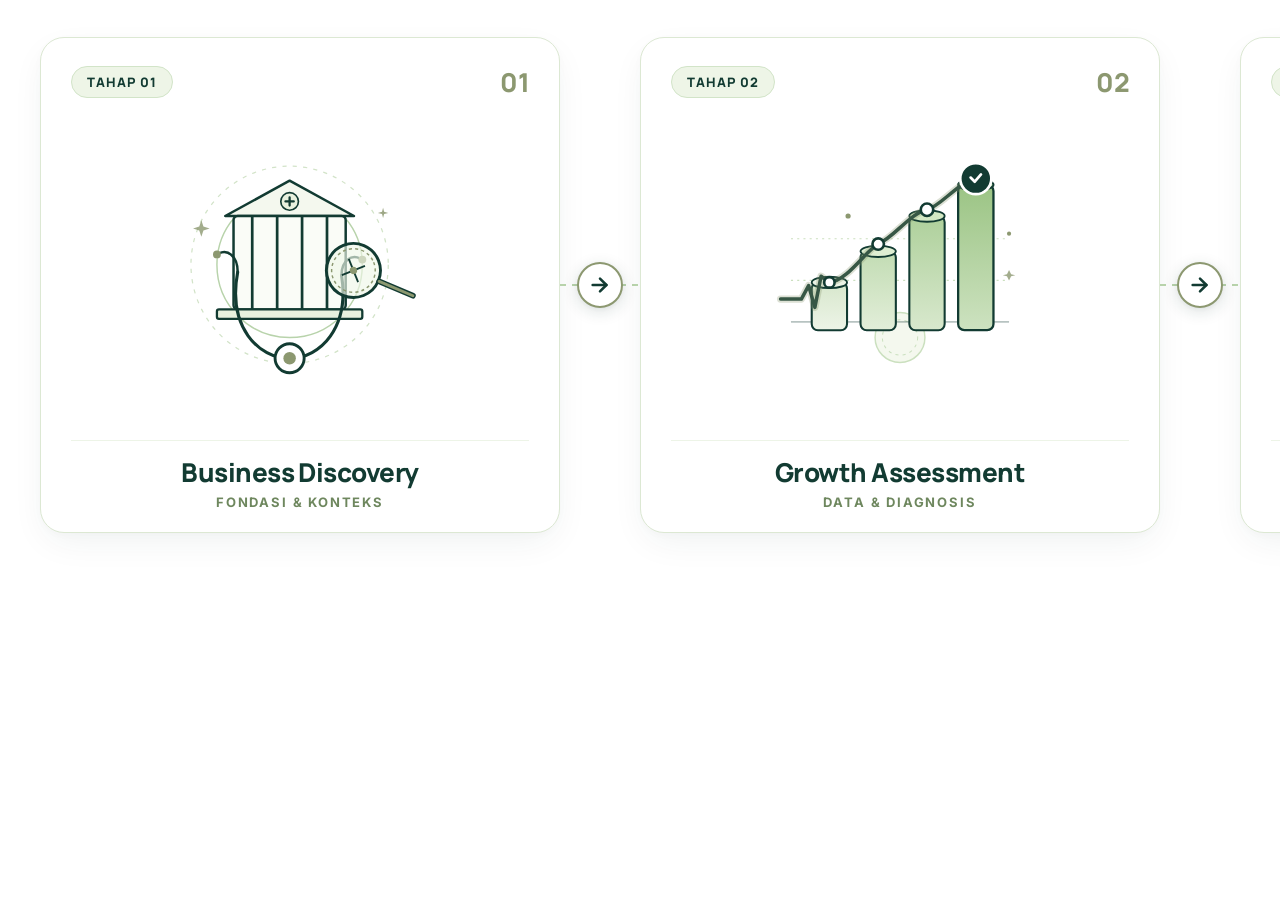
<file: render-infographic.html>
<!DOCTYPE html>
<html lang="id">
<head>
  <meta charset="UTF-8">
  <title>Core Service Process Cards - Transparent & Visible Arrows</title>
  <link rel="preconnect" href="https://fonts.googleapis.com">
  <link rel="preconnect" href="https://fonts.gstatic.com" crossorigin>
  <link href="https://fonts.googleapis.com/css2?family=Inter:wght@400;500;600;700&family=Manrope:wght@600;700;800&display=swap" rel="stylesheet">
  <style>
    * {
      box-sizing: border-box;
      margin: 0;
      padding: 0;
    }
    body {
      width: 2400px;
      height: 570px;
      overflow: hidden;
      background: transparent;
      font-family: 'Inter', -apple-system, sans-serif;
      -webkit-font-smoothing: antialiased;
      display: flex;
      align-items: center;
      justify-content: center;
    }
    .process-cards-track {
      width: 2400px;
      height: 570px;
      position: relative;
      background: transparent;
      padding: 35px 40px;
      display: flex;
      align-items: center;
      justify-content: space-between;
    }

    /* CARDS */
    .stage-card {
      width: 520px;
      height: 496px;
      background: #ffffff;
      border: 1.8px solid #dce8d3;
      border-radius: 24px;
      padding: 26px 30px 22px;
      display: flex;
      flex-direction: column;
      justify-content: space-between;
      box-shadow: 0 12px 36px -6px rgba(18, 59, 50, 0.07), 0 2px 10px rgba(18, 59, 50, 0.02);
      position: relative;
      z-index: 2;
    }
    .stage-card-head {
      display: flex;
      align-items: center;
      justify-content: space-between;
    }
    .stage-tag {
      display: inline-flex;
      align-items: center;
      padding: 6px 15px;
      border-radius: 999px;
      background: #eef5e7;
      border: 1.2px solid #d2e4c8;
      color: #123B32;
      font-size: 13px;
      font-weight: 800;
      letter-spacing: 0.08em;
      text-transform: uppercase;
      font-family: 'Manrope', sans-serif;
    }
    .stage-num {
      font-family: 'Manrope', sans-serif;
      font-size: 26px;
      font-weight: 800;
      color: #8C9870;
      letter-spacing: -0.02em;
    }

    /* ILLUSTRATION CONTAINER */
    .illustration-frame {
      width: 100%;
      height: 270px;
      display: flex;
      align-items: center;
      justify-content: center;
      position: relative;
    }
    .illustration-svg {
      width: 100%;
      height: 100%;
      overflow: visible;
    }

    /* CARD FOOTER */
    .stage-card-foot {
      text-align: center;
      padding-top: 16px;
      border-top: 1.5px solid #edf4e7;
    }
    .stage-title {
      font-family: 'Manrope', sans-serif;
      font-size: 26px;
      font-weight: 800;
      color: #123B32;
      letter-spacing: -0.02em;
      margin-bottom: 6px;
      line-height: 1.2;
    }
    .stage-subtitle {
      font-family: 'Inter', sans-serif;
      font-size: 13px;
      font-weight: 700;
      color: #6e875e;
      letter-spacing: 0.14em;
      text-transform: uppercase;
    }

    /* PROMINENT VISIBLE CONNECTOR ARROWS BETWEEN CARDS */
    .arrow-connector {
      width: 80px;
      height: 100%;
      position: relative;
      display: flex;
      align-items: center;
      justify-content: center;
      z-index: 3;
    }
    /* Dashed guide line behind the arrow badge */
    .connector-line {
      position: absolute;
      left: 0;
      right: 0;
      height: 2px;
      background: repeating-linear-gradient(90deg, #b8d3ab 0px, #b8d3ab 6px, transparent 6px, transparent 12px);
      z-index: 1;
    }
    .arrow-badge {
      width: 46px;
      height: 46px;
      border-radius: 50%;
      background: #ffffff;
      border: 2px solid #8C9870;
      box-shadow: 0 4px 16px rgba(18, 59, 50, 0.14), 0 1px 4px rgba(18, 59, 50, 0.05);
      display: flex;
      align-items: center;
      justify-content: center;
      color: #123B32;
      position: relative;
      z-index: 2;
    }
    .arrow-badge svg {
      width: 22px;
      height: 22px;
      display: block;
    }
  </style>
</head>
<body>
  <div class="process-cards-track">
    <!-- CARD 01: Business Discovery -->
    <article class="stage-card">
      <div class="stage-card-head">
        <span class="stage-tag">Tahap 01</span>
        <span class="stage-num">01</span>
      </div>

      <div class="illustration-frame">
        <svg class="illustration-svg" viewBox="0 0 360 260">
          <defs>
            <radialGradient id="discAuraLight" cx="50%" cy="50%" r="50%">
              <stop offset="0%" stop-color="#8C9870" stop-opacity="0.22"/>
              <stop offset="60%" stop-color="#EBF2E4" stop-opacity="0.1"/>
              <stop offset="100%" stop-color="#FFFFFF" stop-opacity="0"/>
            </radialGradient>
          </defs>

          <!-- Context Radar / Discovery Rings -->
          <circle cx="170" cy="125" r="95" fill="none" stroke="#D2E3C8" stroke-width="1.2" stroke-dasharray="4 6"/>
          <circle cx="170" cy="125" r="70" fill="none" stroke="#B8D3AB" stroke-width="1.4"/>
          <circle cx="170" cy="125" r="50" fill="url(#discAuraLight)"/>

          <!-- Pediment & Clinic Building Architecture -->
          <!-- Roof Gable -->
          <polygon points="170,44 108,78 232,78" fill="#F4F8EE" stroke="#123B32" stroke-width="2.4" stroke-linejoin="round"/>
          <!-- Pediment Medical Cross Sign -->
          <circle cx="170" cy="64" r="8.5" fill="#E8F1DE" stroke="#123B32" stroke-width="1.6"/>
          <path d="M170,60 v8 M166,64 h8" stroke="#123B32" stroke-width="2.2" stroke-linecap="round"/>

          <!-- Main Building Base -->
          <rect x="116" y="78" width="108" height="90" rx="4" fill="#FAFCF7" stroke="#123B32" stroke-width="2.4"/>
          <!-- Pillars -->
          <line x1="134" y1="78" x2="134" y2="168" stroke="#123B32" stroke-width="2.6"/>
          <line x1="158" y1="78" x2="158" y2="168" stroke="#123B32" stroke-width="2.6"/>
          <line x1="182" y1="78" x2="182" y2="168" stroke="#123B32" stroke-width="2.6"/>
          <line x1="206" y1="78" x2="206" y2="168" stroke="#123B32" stroke-width="2.6"/>
          <!-- Steps / Foundation -->
          <rect x="100" y="168" width="140" height="9" rx="2" fill="#E8F1DE" stroke="#123B32" stroke-width="2.2"/>

          <!-- Clinical Listening Stethoscope -->
          <path d="M120,132 C110,185 140,215 170,215 C200,215 228,185 220,135" fill="none" stroke="#123B32" stroke-width="3" stroke-linecap="round"/>
          <path d="M120,132 C120,116 110,110 102,114" fill="none" stroke="#123B32" stroke-width="2.4" stroke-linecap="round"/>
          <circle cx="100" cy="115" r="3.8" fill="#8C9870"/>
          <path d="M220,135 C220,120 230,115 238,119" fill="none" stroke="#123B32" stroke-width="2.4" stroke-linecap="round"/>
          <circle cx="240" cy="120" r="3.8" fill="#8C9870"/>

          <!-- Stethoscope Chestpiece Badge -->
          <circle cx="170" cy="215" r="14" fill="#FFFFFF" stroke="#123B32" stroke-width="2.8"/>
          <circle cx="170" cy="215" r="6" fill="#8C9870"/>

          <!-- Discovery Magnifying Glass -->
          <g transform="translate(195, 115) rotate(-22)">
            <circle cx="28" cy="28" r="26" fill="rgba(240, 248, 233, 0.65)" stroke="#123B32" stroke-width="2.8"/>
            <circle cx="28" cy="28" r="21" fill="none" stroke="#8C9870" stroke-width="1.4" stroke-dasharray="3 3"/>
            <line x1="47" y1="47" x2="72" y2="72" stroke="#123B32" stroke-width="5.5" stroke-linecap="round"/>
            <line x1="47" y1="47" x2="72" y2="72" stroke="#8C9870" stroke-width="2.8" stroke-linecap="round"/>
            <!-- Crosshair -->
            <line x1="28" y1="16" x2="28" y2="40" stroke="#123B32" stroke-width="1.8"/>
            <line x1="16" y1="28" x2="40" y2="28" stroke="#123B32" stroke-width="1.8"/>
            <circle cx="28" cy="28" r="3.5" fill="#8C9870"/>
          </g>

          <!-- Soft Sparkles -->
          <path d="M85,82 L87,88 L93,90 L87,92 L85,98 L83,92 L77,90 L83,88 Z" fill="#8C9870" opacity="0.8"/>
          <path d="M260,70 L261,74 L265,75 L261,76 L260,80 L259,76 L255,75 L259,74 Z" fill="#8C9870" opacity="0.85"/>
        </svg>
      </div>

      <div class="stage-card-foot">
        <div class="stage-title">Business Discovery</div>
        <div class="stage-subtitle">Fondasi &amp; Konteks</div>
      </div>
    </article>

    <!-- ARROW 01 -> 02 -->
    <div class="arrow-connector">
      <div class="connector-line"></div>
      <div class="arrow-badge" aria-hidden="true">
        <svg viewBox="0 0 24 24" fill="none" stroke="#123B32" stroke-width="2.8" stroke-linecap="round" stroke-linejoin="round">
          <line x1="4" y1="12" x2="19" y2="12"></line>
          <polyline points="12 5 19 12 12 19"></polyline>
        </svg>
      </div>
    </div>

    <!-- CARD 02: Growth Assessment -->
    <article class="stage-card">
      <div class="stage-card-head">
        <span class="stage-tag">Tahap 02</span>
        <span class="stage-num">02</span>
      </div>

      <div class="illustration-frame">
        <svg class="illustration-svg" viewBox="0 0 360 260">
          <defs>
            <linearGradient id="barLight1" x1="0%" y1="0%" x2="0%" y2="100%">
              <stop offset="0%" stop-color="#D7E7CC"/>
              <stop offset="100%" stop-color="#EDF4E7"/>
            </linearGradient>
            <linearGradient id="barLight2" x1="0%" y1="0%" x2="0%" y2="100%">
              <stop offset="0%" stop-color="#C2DCB3"/>
              <stop offset="100%" stop-color="#E2EED9"/>
            </linearGradient>
            <linearGradient id="barLight3" x1="0%" y1="0%" x2="0%" y2="100%">
              <stop offset="0%" stop-color="#AED09B"/>
              <stop offset="100%" stop-color="#D8E8CD"/>
            </linearGradient>
            <linearGradient id="barLight4" x1="0%" y1="0%" x2="0%" y2="100%">
              <stop offset="0%" stop-color="#9BC484"/>
              <stop offset="100%" stop-color="#CDE2C0"/>
            </linearGradient>
          </defs>

          <!-- Platform Base -->
          <ellipse cx="180" cy="195" r="115" ry="24" fill="#F4F8EE" stroke="#CBE0BF" stroke-width="1.4"/>
          <ellipse cx="180" cy="195" r="85" ry="17" fill="none" stroke="#CBE0BF" stroke-width="1" stroke-dasharray="3 4"/>

          <!-- Metric Baseline & Grid Ticks -->
          <line x1="75" y1="180" x2="285" y2="180" stroke="#123B32" stroke-width="1.6" stroke-opacity="0.3"/>
          <line x1="75" y1="140" x2="285" y2="140" stroke="#CBE0BF" stroke-width="1" stroke-dasharray="2 4"/>
          <line x1="75" y1="100" x2="285" y2="100" stroke="#CBE0BF" stroke-width="1" stroke-dasharray="2 4"/>

          <!-- 4 Cylindrical Metric Bars -->
          <g transform="translate(95, 142)">
            <rect x="0" y="0" width="34" height="46" rx="6" fill="url(#barLight1)" stroke="#123B32" stroke-width="2"/>
            <ellipse cx="17" cy="0" rx="17" ry="5.5" fill="#EBF3E5" stroke="#123B32" stroke-width="1.8"/>
          </g>
          <g transform="translate(142, 112)">
            <rect x="0" y="0" width="34" height="76" rx="6" fill="url(#barLight2)" stroke="#123B32" stroke-width="2"/>
            <ellipse cx="17" cy="0" rx="17" ry="5.5" fill="#DEEED2" stroke="#123B32" stroke-width="1.8"/>
          </g>
          <g transform="translate(189, 78)">
            <rect x="0" y="0" width="34" height="110" rx="6" fill="url(#barLight3)" stroke="#123B32" stroke-width="2"/>
            <ellipse cx="17" cy="0" rx="17" ry="5.5" fill="#D2E8C3" stroke="#123B32" stroke-width="1.8"/>
          </g>
          <g transform="translate(236, 48)">
            <rect x="0" y="0" width="34" height="140" rx="6" fill="url(#barLight4)" stroke="#123B32" stroke-width="2.2"/>
            <ellipse cx="17" cy="0" rx="17" ry="5.5" fill="#C2E2B0" stroke="#123B32" stroke-width="2"/>
          </g>

          <!-- Medical Pulse (ECG) into Growth Progression Line -->
          <path d="M65,158 L85,158 L92,145 L98,166 L104,136 L112,142 
                   C130,140 148,110 159,105 
                   C175,98 190,75 206,72 
                   C220,68 235,46 253,42" 
                fill="none" stroke="#123B32" stroke-width="3.4" stroke-linecap="round" stroke-linejoin="round"/>
          <path d="M65,158 L85,158 L92,145 L98,166 L104,136 L112,142 
                   C130,140 148,110 159,105 
                   C175,98 190,75 206,72 
                   C220,68 235,46 253,42" 
                fill="none" stroke="#8C9870" stroke-width="7" stroke-opacity="0.3" stroke-linecap="round" stroke-linejoin="round"/>

          <!-- Trendline Milestone Nodes -->
          <circle cx="112" cy="142" r="5" fill="#FFFFFF" stroke="#123B32" stroke-width="2.5"/>
          <circle cx="159" cy="105" r="5.5" fill="#FFFFFF" stroke="#123B32" stroke-width="2.5"/>
          <circle cx="206" cy="72" r="6" fill="#FFFFFF" stroke="#123B32" stroke-width="2.5"/>

          <!-- Peak Diagnostic Verified Badge -->
          <g transform="translate(253, 42)">
            <circle cx="0" cy="0" r="15" fill="#123B32" stroke="#FFFFFF" stroke-width="2.6"/>
            <path d="M-5,-1 L-1,3 L5,-4" fill="none" stroke="#FFFFFF" stroke-width="2.6" stroke-linecap="round" stroke-linejoin="round"/>
          </g>

          <!-- Floating Sparkles -->
          <circle cx="130" cy="78" r="2.5" fill="#8C9870"/>
          <circle cx="285" cy="95" r="2" fill="#8C9870"/>
          <path d="M285,130 L287,134 L291,135 L287,136 L285,140 L283,136 L279,135 L283,134 Z" fill="#8C9870" opacity="0.8"/>
        </svg>
      </div>

      <div class="stage-card-foot">
        <div class="stage-title">Growth Assessment</div>
        <div class="stage-subtitle">Data &amp; Diagnosis</div>
      </div>
    </article>

    <!-- ARROW 02 -> 03 -->
    <div class="arrow-connector">
      <div class="connector-line"></div>
      <div class="arrow-badge" aria-hidden="true">
        <svg viewBox="0 0 24 24" fill="none" stroke="#123B32" stroke-width="2.8" stroke-linecap="round" stroke-linejoin="round">
          <line x1="4" y1="12" x2="19" y2="12"></line>
          <polyline points="12 5 19 12 12 19"></polyline>
        </svg>
      </div>
    </div>

    <!-- CARD 03: Growth Blueprint -->
    <article class="stage-card">
      <div class="stage-card-head">
        <span class="stage-tag">Tahap 03</span>
        <span class="stage-num">03</span>
      </div>

      <div class="illustration-frame">
        <svg class="illustration-svg" viewBox="0 0 360 260">
          <!-- Blueprint Drafting Board -->
          <rect x="70" y="55" width="220" height="150" rx="14" fill="#F8FBF5" stroke="#123B32" stroke-width="2.2"/>
          <!-- Blueprint Grid Lines -->
          <g stroke="#CDE0C3" stroke-width="1.2">
            <line x1="70" y1="92" x2="290" y2="92"/>
            <line x1="70" y1="130" x2="290" y2="130"/>
            <line x1="70" y1="168" x2="290" y2="168"/>
            <line x1="115" y1="55" x2="115" y2="205"/>
            <line x1="160" y1="55" x2="160" y2="205"/>
            <line x1="205" y1="55" x2="205" y2="205"/>
            <line x1="250" y1="55" x2="250" y2="205"/>
          </g>

          <!-- Compass Dial (Top Left) -->
          <g transform="translate(102, 85)">
            <circle cx="0" cy="0" r="19" fill="#FFFFFF" stroke="#123B32" stroke-width="1.8"/>
            <circle cx="0" cy="0" r="14" fill="none" stroke="#8C9870" stroke-width="1" stroke-dasharray="2 3"/>
            <polygon points="0,-12 4,0 0,12 -4,0" fill="#8C9870"/>
            <polygon points="0,-12 4,0 0,2 -4,0" fill="#123B32"/>
            <circle cx="0" cy="0" r="2.8" fill="#FFFFFF" stroke="#123B32" stroke-width="1.2"/>
          </g>

          <!-- Roadmap Vector Lines -->
          <line x1="120" y1="165" x2="120" y2="190" stroke="#8C9870" stroke-width="1.4" stroke-dasharray="2 3"/>
          <line x1="180" y1="130" x2="180" y2="190" stroke="#8C9870" stroke-width="1.4" stroke-dasharray="2 3"/>
          <line x1="245" y1="85" x2="245" y2="190" stroke="#8C9870" stroke-width="1.4" stroke-dasharray="2 3"/>

          <polyline points="120,165 180,130 245,85" fill="none" stroke="#123B32" stroke-width="3.2" stroke-linecap="round" stroke-linejoin="round"/>
          <polyline points="120,165 180,130 245,85" fill="none" stroke="#8C9870" stroke-width="7" stroke-opacity="0.3" stroke-linecap="round" stroke-linejoin="round"/>

          <!-- Milestone Point 1 -->
          <circle cx="120" cy="165" r="7.5" fill="#FFFFFF" stroke="#123B32" stroke-width="2.4"/>
          <circle cx="120" cy="165" r="3.5" fill="#8C9870"/>

          <!-- Milestone Point 2 -->
          <circle cx="180" cy="130" r="8" fill="#FFFFFF" stroke="#123B32" stroke-width="2.4"/>
          <circle cx="180" cy="130" r="4" fill="#8C9870"/>

          <!-- Architect Calipers Instrument -->
          <g transform="translate(180, 130)">
            <line x1="0" y1="-45" x2="0" y2="0" stroke="#123B32" stroke-width="2.6" stroke-linecap="round"/>
            <line x1="0" y1="-45" x2="42" y2="0" stroke="#8C9870" stroke-width="2.6" stroke-linecap="round"/>
            <circle cx="0" cy="-45" r="7" fill="#FFFFFF" stroke="#123B32" stroke-width="2.4"/>
            <circle cx="0" cy="-45" r="3" fill="#8C9870"/>
            <path d="M-8,-25 A 25 25 0 0 1 20,-22" fill="none" stroke="#8C9870" stroke-width="1.4"/>
          </g>

          <!-- Goal Flag (Target Milestone 3) -->
          <g transform="translate(245, 85)">
            <circle cx="0" cy="0" r="9.5" fill="#123B32" stroke="#FFFFFF" stroke-width="2.6"/>
            <circle cx="0" cy="0" r="4" fill="#8C9870"/>
            <line x1="0" y1="0" x2="0" y2="-32" stroke="#123B32" stroke-width="2.4" stroke-linecap="round"/>
            <polygon points="0,-32 26,-24 0,-16" fill="#8C9870" stroke="#123B32" stroke-width="1.5" stroke-linejoin="round"/>
          </g>

          <!-- Sparkles -->
          <path d="M272,50 L274,54 L278,55 L274,56 L272,60 L270,56 L266,55 L270,54 Z" fill="#8C9870" opacity="0.8"/>
        </svg>
      </div>

      <div class="stage-card-foot">
        <div class="stage-title">Growth Blueprint</div>
        <div class="stage-subtitle">Roadmap &amp; Prioritas</div>
      </div>
    </article>

    <!-- ARROW 03 -> 04 -->
    <div class="arrow-connector">
      <div class="connector-line"></div>
      <div class="arrow-badge" aria-hidden="true">
        <svg viewBox="0 0 24 24" fill="none" stroke="#123B32" stroke-width="2.8" stroke-linecap="round" stroke-linejoin="round">
          <line x1="4" y1="12" x2="19" y2="12"></line>
          <polyline points="12 5 19 12 12 19"></polyline>
        </svg>
      </div>
    </div>

    <!-- CARD 04: Growth Partnership -->
    <article class="stage-card">
      <div class="stage-card-head">
        <span class="stage-tag">Tahap 04</span>
        <span class="stage-num">04</span>
      </div>

      <div class="illustration-frame">
        <svg class="illustration-svg" viewBox="0 0 360 260">
          <!-- Orbital Partnership Loops -->
          <ellipse cx="180" cy="130" r="105" ry="32" fill="none" stroke="#B8D3AB" stroke-width="1.6" stroke-dasharray="4 6" transform="rotate(-15, 180, 130)"/>
          <circle cx="85" cy="155" r="5" fill="#8C9870" stroke="#FFFFFF" stroke-width="1.8"/>
          <circle cx="275" cy="105" r="5" fill="#8C9870" stroke="#FFFFFF" stroke-width="1.8"/>

          <!-- Co-Pilot Trust Shield -->
          <path d="M180,48 
                   C225,48 245,65 245,108 
                   C245,162 180,198 180,198 
                   C180,198 115,162 115,108 
                   C115,65 135,48 180,48 Z" 
                fill="#F8FCF5" stroke="#123B32" stroke-width="2.5" stroke-linejoin="round"/>
          <path d="M180,56 
                   C218,56 235,70 235,108 
                   C235,152 180,185 180,185 
                   C180,185 125,152 125,108 
                   C125,70 142,56 180,56 Z" 
                fill="none" stroke="#CBE0BF" stroke-width="1.3"/>

          <!-- Two Collaborative Partner Avatars -->
          <!-- Left: Pemilik / Dokter Klinik -->
          <g transform="translate(155, 126)">
            <circle cx="0" cy="-18" r="9.5" fill="#FFFFFF" stroke="#123B32" stroke-width="2.4"/>
            <path d="M-14,8 C-14,-3 -6,-8 0,-8 C6,-8 14,-3 14,8 Z" fill="#EAF2E3" stroke="#123B32" stroke-width="2.4"/>
            <path d="M-5,-4 C-3,1 3,1 5,-4" fill="none" stroke="#8C9870" stroke-width="1.8"/>
          </g>
          <!-- Right: NATA ARAH -->
          <g transform="translate(205, 126)">
            <circle cx="0" cy="-18" r="9.5" fill="#8C9870" stroke="#123B32" stroke-width="2.4"/>
            <path d="M-14,8 C-14,-3 -6,-8 0,-8 C6,-8 14,-3 14,8 Z" fill="#FFFFFF" stroke="#123B32" stroke-width="2.4"/>
          </g>
          <!-- Synergy Link -->
          <line x1="165" y1="126" x2="195" y2="126" stroke="#123B32" stroke-width="2.4" stroke-dasharray="2 3"/>
          <circle cx="180" cy="126" r="4.2" fill="#8C9870"/>

          <!-- Rising Sustainable Growth Sprout / Leaf Motif -->
          <g transform="translate(180, 78)">
            <path d="M0,26 C0,12 0,0 0,-18" fill="none" stroke="#123B32" stroke-width="2.8" stroke-linecap="round"/>
            <path d="M0,8 C-14,4 -18,-10 0,-18" fill="#FFFFFF" stroke="#123B32" stroke-width="2"/>
            <path d="M0,0 C14,-4 18,-16 0,-24" fill="#8C9870" stroke="#123B32" stroke-width="2"/>
            <circle cx="0" cy="-28" r="3.8" fill="#123B32"/>
          </g>

          <!-- Radiating Growth Rays -->
          <circle cx="180" cy="50" r="2" fill="#8C9870"/>
          <circle cx="166" cy="42" r="1.8" fill="#8C9870"/>
          <circle cx="194" cy="42" r="1.8" fill="#8C9870"/>

          <!-- Sustainable Growth Stars -->
          <path d="M125,75 L126.5,78 L129.5,79 L126.5,80 L125,83 L123.5,80 L120.5,79 L123.5,78 Z" fill="#8C9870" opacity="0.85"/>
          <path d="M232,68 L233.5,71 L236.5,72 L233.5,73 L232,76 L230.5,73 L227.5,72 L230.5,71 Z" fill="#8C9870" opacity="0.9"/>
        </svg>
      </div>

      <div class="stage-card-foot">
        <div class="stage-title">Growth Partnership</div>
        <div class="stage-subtitle">Eksekusi &amp; Pertumbuhan</div>
      </div>
    </article>
  </div>
</body>
</html>
</file>
<file: css/style.css>
:root {
  color-scheme: light;
  --green: #123B32;
  --green-deep: #0D302A;
  --sage: #8C9870;
  --sage-light: #e7e8dc;
  --gold: #C4A06A;
  --sand: #F3EFE6;
  --charcoal: #202828;
  --slate: #3b4a45;
  --text: var(--charcoal);
  --muted: #68736d;
  --paper: #F3EFE6;
  --white: #fff;
  --line: #e4ded1;
  --font-body: "Inter", Arial, sans-serif;
  --font-display: "Manrope", "Inter", Arial, sans-serif;
  --page-width: 1200px;
}
* { box-sizing: border-box; }
html { scroll-behavior: smooth; scroll-padding-top: 88px; }
body { margin: 0; background: var(--white); color: var(--text); font-family: var(--font-body); line-height: 1.65; -webkit-font-smoothing: antialiased; }
a { color: inherit; }
img { max-width: 100%; display: block; }
::selection { background: var(--sage-light); color: var(--green-deep); }
.skip-link { position: absolute; top: 12px; left: 12px; z-index: 20; padding: 10px 16px; transform: translateY(-160%); border-radius: 8px; background: var(--green); color: var(--white); }
.skip-link:focus { transform: translateY(0); }
.section-wrap { width: min(var(--page-width), calc(100% - 64px)); margin-inline: auto; }
.section-pad { padding-block: 112px; }

.site-header { position: sticky; top: 0; z-index: 10; width: 100%; min-height: 100px; padding-block: 6px; padding-inline: max(32px, calc((100% - var(--page-width)) / 2)); display: flex; align-items: center; justify-content: space-between; border-bottom: 1px solid rgba(18,59,50,.07); background: rgba(255,255,255,.94); backdrop-filter: blur(16px); }
.brand { display: inline-flex; width: 84px; flex: 0 0 84px; align-items: center; text-decoration: none; }
.brand img { width: 100%; height: 88px; object-fit: contain; }
.site-nav { display: flex; align-items: center; gap: clamp(28px, 4vw, 56px); }
.site-nav a { color: var(--slate); font-size: .86rem; font-weight: 600; text-decoration: none; transition: color .2s ease; }
.site-nav a:hover, .site-nav a:focus-visible { color: var(--green); }
.site-nav a.nav-active,
.site-nav a[aria-current="page"] { color: var(--green); font-weight: 700; position: relative; }
.site-nav a.nav-active:not(.nav-cta)::after,
.site-nav a[aria-current="page"]:not(.nav-cta)::after { content: ""; position: absolute; bottom: -6px; left: 0; right: 0; height: 2.5px; background: var(--green); border-radius: 999px; }
.site-nav .nav-cta { display: inline-flex; align-items: center; gap: 12px; padding: 11px 17px; border-radius: 999px; background: var(--green); color: var(--white); }
.nav-cta span { color: var(--gold); font-size: 1rem; }
.nav-dropdown { position: relative; display: flex; align-items: center; }
.nav-dropdown-toggle {
  display: inline-flex;
  align-items: center;
  gap: 6px;
  background: transparent;
  border: 0;
  color: var(--green-deep);
  font: inherit;
  font-size: 0.86rem;
  font-weight: 600;
  cursor: pointer;
  padding: 8px 12px;
  border-radius: 999px;
  transition: color 0.18s ease, background 0.18s ease;
}
.nav-dropdown-toggle:hover,
.nav-dropdown-toggle:focus-visible,
.nav-dropdown.is-open .nav-dropdown-toggle {
  color: var(--green);
  background: #f0f4ea;
}
.dropdown-caret {
  color: #75815E;
  font-size: 0.75rem;
  font-weight: 800;
  transition: transform 0.24s cubic-bezier(0.16, 1, 0.3, 1), color 0.18s ease;
  display: inline-block;
}
.nav-dropdown.is-open .dropdown-caret,
.nav-dropdown:hover .dropdown-caret {
  transform: rotate(180deg);
  color: var(--green);
}

/* Enhanced Dropdown Menu Container */
.dropdown-menu {
  position: absolute;
  top: calc(100% + 12px);
  right: -20px;
  left: auto;
  width: 380px;
  max-width: calc(100vw - 32px);
  padding: 0;
  display: block;
  border: 1px solid #dce5d3;
  border-radius: 22px;
  background: #ffffff;
  box-shadow: 0 16px 44px -8px rgba(18, 59, 50, 0.11), 0 4px 16px -2px rgba(18, 59, 50, 0.04);
  z-index: 1000;
  overflow: hidden;
  opacity: 0;
  visibility: hidden;
  transform: translateY(10px) scale(0.98);
  transform-origin: top right;
  transition: opacity 0.22s cubic-bezier(0.16, 1, 0.3, 1), transform 0.22s cubic-bezier(0.16, 1, 0.3, 1), visibility 0.22s;
  pointer-events: none;
}
.dropdown-menu::before {
  position: absolute;
  top: -16px;
  left: 0;
  right: 0;
  height: 16px;
  content: "";
}
.dropdown-menu-left {
  left: 0;
  right: auto;
  transform-origin: top left;
  width: 380px;
}
.nav-dropdown:hover .dropdown-menu,
.nav-dropdown:focus-within .dropdown-menu,
.nav-dropdown.is-open .dropdown-menu {
  opacity: 1;
  visibility: visible;
  transform: translateY(0) scale(1);
  pointer-events: auto;
}

/* Dropdown Header */
.dropdown-head {
  padding: 11px 16px;
  background: #f7faf3;
  border-bottom: 1px solid #e8efe2;
  display: flex;
  align-items: center;
  justify-content: space-between;
  gap: 12px;
}
.dropdown-head-label {
  font-size: 0.70rem;
  font-weight: 800;
  letter-spacing: 0.10em;
  text-transform: uppercase;
  color: #687d52;
}
.dropdown-head-tag {
  font-size: 0.68rem;
  font-weight: 700;
  color: var(--green);
  background: #e9f0e1;
  border: 1px solid #d5e2ca;
  padding: 2px 8px;
  border-radius: 999px;
}

/* Dropdown Items List */
.dropdown-items {
  padding: 8px;
  display: flex;
  flex-direction: column;
  gap: 3px;
}
.dropdown-item {
  padding: 9px 12px;
  display: grid;
  grid-template-columns: 36px 1fr;
  align-items: center;
  gap: 11px;
  border-radius: 11px;
  border: 1px solid transparent;
  background: transparent;
  text-decoration: none;
  transition: background 0.18s ease, border-color 0.18s ease, transform 0.18s ease, box-shadow 0.18s ease;
}
.dropdown-home { grid-template-columns: 1fr; }
.dropdown-item:hover,
.dropdown-item:focus-visible {
  background: linear-gradient(135deg, #f7f9f3 0%, #edf4e8 100%);
  border-color: #d2dfc9;
  transform: translateX(3px);
  box-shadow: 0 4px 14px rgba(18, 59, 50, 0.05);
}
.dropdown-item[aria-current="page"] {
  background: #f1f6eb;
  border-color: #c8d8bd;
}
.dropdown-item-icon {
  width: 36px;
  height: 36px;
  display: grid;
  place-items: center;
  border-radius: 10px;
  background: #edf2e6;
  border: 1px solid #dbe6d1;
  box-shadow: 0 2px 6px rgba(18, 59, 50, 0.04);
  flex-shrink: 0;
  transition: transform 0.18s ease, background 0.18s ease, border-color 0.18s ease;
}
.dropdown-item-icon img {
  width: 19px;
  height: 19px;
  display: block;
}
.dropdown-item:hover .dropdown-item-icon {
  transform: scale(1.05);
  background: #e2edda;
  border-color: #c4d7b7;
}
.dropdown-item-body {
  display: flex;
  flex-direction: column;
  gap: 2px;
  min-width: 0;
}
.dropdown-item-top {
  display: flex;
  align-items: center;
  justify-content: space-between;
  gap: 8px;
}
.dropdown-badge {
  font-size: 0.65rem;
  font-weight: 800;
  letter-spacing: 0.04em;
  padding: 2px 7px;
  border-radius: 6px;
  text-transform: uppercase;
  flex-shrink: 0;
}
.dropdown-badge.primary {
  background: #e3ebd9;
  color: var(--green);
  border: 1px solid #c9d8bd;
}
.dropdown-badge.secondary {
  background: #edf1e8;
  color: #4a5c57;
  border: 1px solid #d8e2d2;
}
.dropdown-item-title {
  color: var(--green-deep);
  font-family: var(--font-display);
  font-size: 0.92rem;
  font-weight: 750;
  line-height: 1.25;
  letter-spacing: -0.015em;
}
.dropdown-arrow {
  color: var(--green);
  font-size: 0.80rem;
  font-weight: 700;
  margin-left: auto;
  opacity: 0.45;
  transition: transform 0.2s ease, opacity 0.2s ease;
}
.dropdown-item:hover .dropdown-arrow {
  opacity: 1;
  transform: translate(2px, -2px);
}
.dropdown-item-desc {
  margin: 0;
  color: #556863;
  font-size: 0.75rem;
  line-height: 1.35;
}
.dropdown-pills {
  display: flex;
  flex-wrap: wrap;
  align-items: center;
  gap: 5px;
  margin-top: 4px;
}
.dropdown-pills span {
  font-size: 0.67rem;
  font-weight: 600;
  color: #50645f;
  background: rgba(18, 59, 50, 0.045);
  border: 1px solid rgba(18, 59, 50, 0.07);
  padding: 2px 8px;
  border-radius: 999px;
  line-height: 1.25;
}
.dropdown-item:hover .dropdown-pills span {
  background: rgba(18, 59, 50, 0.07);
  border-color: rgba(18, 59, 50, 0.12);
  color: var(--green-deep);
}

/* Dropdown Footer */
.dropdown-footer {
  padding: 10px 16px;
  background: #f5f8f1;
  border-top: 1px solid #e5ede0;
  display: flex;
  align-items: center;
  justify-content: space-between;
  gap: 12px;
}
.dropdown-footer.dropdown-footer-center {
  justify-content: center;
}
.dropdown-footer-note {
  display: flex;
  align-items: center;
  gap: 6px;
  font-size: 0.72rem;
  color: #556762;
  font-weight: 500;
}
.dropdown-footer-icon {
  color: var(--green);
  font-size: 0.85rem;
}
.dropdown-footer-link {
  font-size: 0.76rem;
  font-weight: 700;
  color: var(--green);
  text-decoration: none;
  display: inline-flex;
  align-items: center;
  gap: 4px;
  padding: 4px 10px;
  border-radius: 999px;
  background: #ffffff;
  border: 1px solid #d2dfc9;
  transition: all 0.18s ease;
}
.dropdown-footer-link:hover {
  background: var(--green);
  color: #ffffff;
  border-color: var(--green);
  transform: translateY(-1px);
}
.menu-toggle { display: none; }

.hero { min-height: 670px; padding-block: 78px 90px; display: grid; grid-template-columns: 1.06fr .94fr; align-items: center; gap: 42px; }
.hero-copy-block { position: relative; z-index: 1; padding-block: 24px; }
.eyebrow { margin: 0 0 21px; display: flex; align-items: center; gap: 11px; color: var(--green); font-size: .69rem; font-weight: 700; letter-spacing: .19em; line-height: 1.3; text-transform: uppercase; }
.eyebrow-mark { width: 20px; height: 2px; background: var(--sage); }
h1, h2, h3, p { margin-top: 0; }
h1, h2, h3 { font-family: var(--font-display); }
h1 { max-width: 680px; margin-bottom: 24px; font-size: clamp(3.1rem, 5.1vw, 5.35rem); font-weight: 700; letter-spacing: -.035em; line-height: 1.06; }
h1 em, h2 em { color: var(--sage); font-style: normal; }
.hero-copy { max-width: 565px; margin-bottom: 28px; color: var(--muted); font-size: clamp(1rem,1.35vw,1.14rem); line-height: 1.85; }
.hero-actions { display: flex; flex-wrap: wrap; align-items: center; gap: 25px; }
.button { min-height: 52px; display: inline-flex; align-items: center; justify-content: center; gap: 20px; padding: 12px 20px; border-radius: 999px; font-size: .86rem; font-weight: 700; text-decoration: none; transition: transform .2s ease, background .2s ease; }
.button:hover { transform: translateY(-2px); }
.button-primary { background: var(--green); color: var(--white); }
.button-primary span { color: var(--sage); font-size: 1rem; }
.text-link, .light-link { display: inline-flex; align-items: center; gap: 10px; color: var(--green); font-size: .84rem; font-weight: 700; text-decoration: none; }
.text-link:hover, .light-link:hover { text-decoration: underline; text-underline-offset: 5px; }
.hero-note { margin-top: 34px; display: flex; align-items: center; gap: 10px; color: var(--muted); font-size: .73rem; }
.hero-highlight-note {
  margin-top: 28px;
  display: flex;
  align-items: flex-start;
  gap: 14px;
  padding: 16px 20px;
  border-radius: 16px;
  background: linear-gradient(135deg, #f8fbf5 0%, #edf5e7 100%);
  border: 1px solid #d8e5d0;
  border-left: 3.5px solid var(--green);
  box-shadow: 0 4px 18px -4px rgba(18, 59, 50, 0.04);
  max-width: 580px;
}
.highlight-note-icon {
  display: inline-flex;
  align-items: center;
  justify-content: center;
  width: 28px;
  height: 28px;
  border-radius: 8px;
  background: rgba(18, 59, 50, 0.07);
  color: var(--green);
  font-size: 0.88rem;
  font-weight: 800;
  flex-shrink: 0;
  margin-top: 2px;
}
.highlight-note-text {
  margin: 0;
  color: var(--green-deep);
  font-family: var(--font-display);
  font-size: clamp(1.02rem, 1.25vw, 1.15rem);
  font-weight: 600;
  line-height: 1.6;
  letter-spacing: -0.01em;
}
.highlight-note-text strong {
  color: var(--green);
  font-weight: 800;
}
.note-dot, .live-dot { width: 8px; height: 8px; flex: 0 0 8px; border-radius: 50%; background: var(--sage); }
.hero-art { position: relative; width: 100%; aspect-ratio: 4 / 3; min-height: 440px; overflow: hidden; border-radius: 24px; background-image: url("../assets/images/nataarah-clinic-growth-hero.png"); background-position: 68% center; background-size: cover; box-shadow: 0 18px 48px rgba(18,59,50,.11), 0 4px 12px rgba(18,59,50,.04); border: 1px solid rgba(18,59,50,.06); isolation: isolate; }
.hero-art::before { content: ""; position: absolute; inset: 0; z-index: 1; border-radius: inherit; background: linear-gradient(0deg, rgba(8,45,37,.80) 0%, rgba(8,45,37,.20) 48%, rgba(8,45,37,.02) 75%); pointer-events: none; }
.hero-image-caption { position: absolute; z-index: 2; right: 24px; bottom: 24px; left: 24px; display: grid; gap: 6px; color: #fff; }
.hero-image-caption span { display: inline-flex; align-items: center; gap: 8px; color: #dbe5c4; font-size: .64rem; font-weight: 700; letter-spacing: .15em; text-transform: uppercase; }
.hero-image-caption span::before { content: ""; width: 6px; height: 6px; border-radius: 50%; background: var(--sage); box-shadow: 0 0 8px var(--sage); }
.hero-image-caption b { font-family: var(--font-display); font-size: 1.15rem; font-weight: 700; line-height: 1.35; color: #ffffff; letter-spacing: -.01em; }

.signal-strip { min-height: 105px; padding-inline: max(32px,calc((100% - var(--page-width))/2)); display: grid; grid-template-columns: repeat(3,1fr); align-items: center; border-block: 1px solid var(--line); background: #fbfaf7; }
.signal-strip > div { min-height: 45px; padding-inline: 34px; display: flex; align-items: center; justify-content: center; gap: 14px; border-right: 1px solid var(--line); }.signal-strip > div:last-child { border: 0; }.signal-strip span { color: #819064; font-family: var(--font-display); font-size: .72rem; font-weight: 800; }.signal-strip p { margin: 0; font-family: var(--font-display); font-size: .83rem; font-weight: 700; }
.section-heading { max-width: 760px; }.section-heading h2, .belief-copy h2, .outcome-intro h2, .closing-section h2 { margin-bottom: 0; font-size: clamp(2.45rem,4.3vw,4.25rem); font-weight: 650; letter-spacing: -.032em; line-height: 1.14; }
.problem-section { display: grid; grid-template-columns: 1fr .92fr; gap: 82px; align-items: start; }.problem-section .section-heading { position: sticky; top: 130px; }.problem-content { padding-top: 8px; }.section-lead { color: var(--muted); font-size: .97rem; line-height: 1.85; }.problem-content > .section-lead { margin-bottom: 26px; }
.question-list { border-top: 1px solid var(--line); }.question-list article { min-height: 74px; display: grid; grid-template-columns: 39px 1fr 20px; align-items: center; gap: 13px; border-bottom: 1px solid var(--line); }.question-list article > span { color: #87956b; font-size: .65rem; font-weight: 700; }.question-list p { margin: 0; font-family: var(--font-display); font-size: .85rem; font-weight: 600; letter-spacing: -.01em; }.question-list b { color: var(--green); font-size: .78rem; }
.problem-callout { margin-top: 27px; padding: 19px 20px; display: flex; align-items: flex-start; gap: 15px; border-radius: 12px; background: #f3f6ee; border: 1px solid #e2ebd9; }.callout-symbol { color: var(--green); font-size: 1.12rem; }.problem-callout p { margin: 0; color: var(--slate); font-size: .75rem; line-height: 1.75; }

.belief-section { overflow: hidden; background: radial-gradient(circle at 18% 22%, rgba(140, 152, 112, 0.16) 0%, transparent 55%), linear-gradient(150deg, #1A4A40 0%, #123B32 55%, #0b3127 100%); color: var(--white); }.belief-inner { min-height: 620px; padding-block: 100px; display: grid; grid-template-columns: .85fr 1.15fr; align-items: center; gap: 80px; }.eyebrow-light { color: #d5dfbd; }.belief-copy h2 { max-width: 510px; }.belief-copy h2 em, .closing-section h2 em { color: var(--sage); }.belief-copy > p:not(.eyebrow) { max-width: 490px; margin-block: 24px 29px; color: rgba(255,255,255,.76); font-size: .91rem; line-height: 1.9; }.light-link { color: var(--sage); }
.collab-visual { position: relative; display: flex; flex-direction: column; align-items: center; padding: 34px 28px 24px; border-radius: 28px; background: radial-gradient(circle at 50% 38%, rgba(140, 152, 112, 0.14) 0%, rgba(14, 54, 45, 0.72) 58%, rgba(18, 59, 50, 0.90) 100%); border: 1px solid rgba(255, 255, 255, 0.12); box-shadow: 0 16px 40px -15px rgba(8, 45, 37, 0.25), inset 0 1px 0 rgba(255, 255, 255, 0.12); isolation: isolate; }
.collab-visual::before { content: ""; position: absolute; top: 30%; left: 50%; transform: translate(-50%, -50%); width: 340px; height: 220px; border-radius: 50%; background: radial-gradient(ellipse, rgba(140, 152, 112, 0.14) 0%, transparent 70%); filter: blur(32px); z-index: -1; pointer-events: none; }
.collab-illustration-banner { position: relative; width: 100%; height: 185px; margin-bottom: 22px; border-radius: 18px; overflow: hidden; border: 1px solid rgba(255, 255, 255, 0.14); box-shadow: 0 10px 24px -6px rgba(0, 0, 0, 0.3), inset 0 1px 0 rgba(255, 255, 255, 0.18); }
.collab-illustration-banner img { width: 100%; height: 100%; object-fit: cover; object-position: center 30%; display: block; }
.collab-illustration-banner::before { content: ""; position: absolute; inset: 0; background: linear-gradient(180deg, rgba(8, 45, 37, 0.1) 0%, rgba(8, 45, 37, 0.65) 100%); pointer-events: none; z-index: 1; }
.illustration-badges { position: absolute; bottom: 12px; left: 14px; right: 14px; z-index: 2; display: flex; justify-content: space-between; align-items: center; gap: 10px; }
.role-badge { display: inline-flex; align-items: center; gap: 7px; padding: 5px 12px; border-radius: 999px; font-size: 0.68rem; font-weight: 700; letter-spacing: 0.06em; backdrop-filter: blur(8px); -webkit-backdrop-filter: blur(8px); box-shadow: 0 4px 12px rgba(0, 0, 0, 0.25); }
.role-badge.pilot { background: rgba(18, 59, 50, 0.88); border: 1px solid rgba(255, 255, 255, 0.25); color: #ffffff; }
.role-badge.copilot { background: rgba(18, 59, 50, 0.88); border: 1px solid rgba(140, 152, 112, 0.5); color: #e5ebd7; }
.role-badge .badge-icon { font-size: 0.85rem; }
.role-badge.pilot .badge-icon { color: #ffffff; }
.role-badge.copilot .badge-icon { color: var(--sage); }
.collab-deck { position: relative; width: 100%; display: grid; grid-template-columns: minmax(0, 1fr) 76px minmax(0, 1fr); align-items: center; gap: 0; }
.collab-track { position: absolute; top: 50%; left: 12%; right: 12%; height: 2px; background: linear-gradient(90deg, rgba(140, 152, 112, 0) 0%, rgba(140, 152, 112, 0.35) 25%, rgba(140, 152, 112, 0.7) 50%, rgba(140, 152, 112, 0.35) 75%, rgba(140, 152, 112, 0) 100%); transform: translateY(-50%); z-index: 1; }
.collab-card { position: relative; z-index: 2; padding: 24px 22px; border-radius: 20px; background: linear-gradient(155deg, rgba(255, 255, 255, 0.085) 0%, rgba(255, 255, 255, 0.025) 100%); border: 1px solid rgba(255, 255, 255, 0.12); border-top-color: rgba(255, 255, 255, 0.22); box-shadow: 0 14px 32px -10px rgba(0, 0, 0, 0.28), inset 0 1px 0 rgba(255, 255, 255, 0.12); backdrop-filter: blur(12px); -webkit-backdrop-filter: blur(12px); display: flex; flex-direction: column; transition: transform 0.25s ease, border-color 0.25s ease, box-shadow 0.25s ease; }
.collab-card:hover { transform: translateY(-3px); border-color: rgba(140, 152, 112, 0.4); box-shadow: 0 18px 38px -10px rgba(0, 0, 0, 0.38), 0 0 20px rgba(140, 152, 112, 0.14); }
.collab-card-header { display: flex; align-items: center; justify-content: space-between; margin-bottom: 15px; }
.collab-badge-icon { width: 44px; height: 44px; border-radius: 13px; display: grid; place-items: center; background: linear-gradient(135deg, rgba(140, 152, 112, 0.20) 0%, rgba(140, 152, 112, 0.06) 100%); border: 1px solid rgba(140, 152, 112, 0.32); color: var(--sage); box-shadow: 0 4px 12px rgba(0, 0, 0, 0.12); }
.collab-badge-icon svg { width: 22px; height: 22px; }
.collab-role-tag { font-size: 0.64rem; font-weight: 700; letter-spacing: 0.12em; text-transform: uppercase; color: rgba(231, 232, 220, 0.85); background: rgba(255, 255, 255, 0.06); padding: 4px 9px; border-radius: 6px; border: 1px solid rgba(255, 255, 255, 0.1); }
.collab-card-title { font-family: var(--font-display); font-size: 1.18rem; font-weight: 700; line-height: 1.28; color: #ffffff; margin-bottom: 16px; letter-spacing: -0.015em; }
.collab-tags { display: flex; flex-wrap: wrap; gap: 6px; margin-top: auto; }
.collab-pill { font-size: 0.68rem; font-weight: 500; color: rgba(255, 255, 255, 0.78); background: rgba(255, 255, 255, 0.06); border: 1px solid rgba(255, 255, 255, 0.09); padding: 4px 10px; border-radius: 999px; transition: background 0.2s ease, color 0.2s ease; }
.collab-card:hover .collab-pill { background: rgba(255, 255, 255, 0.1); color: #ffffff; border-color: rgba(140, 152, 112, 0.28); }
.collab-hub-wrap { position: relative; z-index: 3; display: flex; flex-direction: column; align-items: center; justify-content: center; }
.collab-hub { width: 66px; height: 66px; border-radius: 50%; background: linear-gradient(135deg, #1C4C42 0%, #0D302A 100%); border: 2px solid var(--sage); box-shadow: 0 0 18px rgba(140, 152, 112, 0.3), 0 6px 14px rgba(0, 0, 0, 0.35); display: flex; flex-direction: column; align-items: center; justify-content: center; transition: transform 0.25s ease, box-shadow 0.25s ease; }
.collab-hub:hover { transform: scale(1.08); box-shadow: 0 0 24px rgba(140, 152, 112, 0.45), 0 8px 18px rgba(0, 0, 0, 0.42); }
.collab-hub-plus { font-size: 1.15rem; font-weight: 600; color: var(--sage); line-height: 1; }
.collab-hub-label { font-size: 0.43rem; font-weight: 800; letter-spacing: 0.04em; color: #e5ebd7; margin-top: 2px; text-transform: uppercase; }
.collab-flow-stem { width: 2px; height: 28px; background: linear-gradient(180deg, var(--sage) 0%, rgba(140, 152, 112, 0.2) 100%); margin: 4px auto 0; position: relative; }
.collab-flow-stem::after { content: ""; position: absolute; bottom: -3px; left: 50%; transform: translateX(-50%); width: 6px; height: 6px; border-radius: 50%; background: var(--sage); box-shadow: 0 0 8px var(--sage); }
.collab-outcome { width: 100%; margin-top: 8px; padding: 14px 22px; border-radius: 999px; background: linear-gradient(90deg, rgba(140, 152, 112, 0.12) 0%, rgba(140, 152, 112, 0.24) 50%, rgba(140, 152, 112, 0.12) 100%); border: 1px solid rgba(140, 152, 112, 0.32); box-shadow: 0 8px 24px -8px rgba(0, 0, 0, 0.25), inset 0 1px 0 rgba(255, 255, 255, 0.15); display: flex; align-items: center; justify-content: center; gap: 12px; backdrop-filter: blur(8px); }
.collab-outcome-sparkle { color: var(--sage); font-size: 1.15rem; filter: drop-shadow(0 0 6px rgba(140, 152, 112, 0.5)); }
.collab-outcome-text { font-family: var(--font-display); font-size: 0.94rem; font-weight: 700; color: #f4f8ec; letter-spacing: -0.01em; }
.collab-outcome-badge { font-size: 0.62rem; font-weight: 700; letter-spacing: 0.08em; text-transform: uppercase; color: var(--green-deep); background: var(--sage); padding: 3px 9px; border-radius: 999px; margin-left: 2px; }

.process-section { padding-bottom: 120px; }.process-heading { max-width: none; margin-bottom: 48px; display: flex; align-items: end; justify-content: space-between; gap: 50px; }.process-heading > div { max-width: 700px; }.process-heading > .section-lead { max-width: 345px; margin-bottom: 5px; }.process-grid { display: grid; grid-template-columns: repeat(4,1fr); border: 1px solid var(--line); border-radius: 18px; overflow: hidden; }.process-card { min-height: 385px; padding: 27px 23px 22px; display: flex; flex-direction: column; border-right: 1px solid var(--line); background: #fff; }.process-card:last-child { border-right: 0; }.process-card-featured { background: #f3f6ed; }.process-card-top { display: flex; align-items: center; justify-content: space-between; }.process-number { color: #90a16f; font-family: var(--font-display); font-size: .84rem; font-weight: 800; }.process-icon { width: 43px; height: 43px; display: grid; place-items: center; border-radius: 13px; background: var(--sage-light); color: var(--green); font-size: 1.23rem; }.process-label { margin-block: 26px 9px; color: var(--green); font-size: .56rem; font-weight: 800; letter-spacing: .15em; }.process-card h3 { margin-bottom: 11px; font-size: 1.14rem; letter-spacing: -.025em; line-height: 1.3; }.process-card > p:not(.process-label) { margin-bottom: 18px; color: var(--muted); font-size: .73rem; line-height: 1.8; }.process-outcome { margin-top: auto; padding-top: 15px; display: flex; flex-direction: column; gap: 4px; border-top: 1px solid rgba(18,59,50,.08); }.process-outcome span { color: #7b8980; font-size: .6rem; }.process-outcome b { color: var(--green); font-size: .66rem; line-height: 1.55; }
.outcome-section { position: relative; isolation: isolate; padding-top: 0; display: grid; grid-template-columns: .83fr 1.17fr; gap: 90px; align-items: start; }
.outcome-section::before { content: ""; position: absolute; right: -70px; top: 50%; transform: translateY(-50%); width: 580px; height: 580px; background: url('../assets/images/dartboard-target-bg.svg') no-repeat center / contain; pointer-events: none; z-index: -1; opacity: 0.22; }
.outcome-intro, .outcome-list { position: relative; z-index: 1; }
.outcome-intro .section-lead { max-width: 400px; margin-top: 22px; }
.outcome-list { border-top: 1px solid var(--line); }
.outcome-list > div { min-height: 76px; display: grid; grid-template-columns: 40px 1fr 22px; align-items: center; gap: 15px; border-bottom: 1px solid var(--line); }
.outcome-icon { width: 31px; height: 31px; display: grid; place-items: center; border-radius: 10px; background: #f1f4eb; color: var(--green); font-size: .59rem; font-weight: 800; }
.outcome-list p { margin: 0; font-family: var(--font-display); font-size: .81rem; font-weight: 600; }
.outcome-list b { color: #87966a; font-size: .8rem; }


.services-section { background: #f8f8f4; }.services-heading { max-width: none; margin-bottom: 41px; display: flex; align-items: end; justify-content: space-between; gap: 50px; }.services-heading > div { max-width: 670px; }.services-heading > .section-lead { max-width: 400px; margin-bottom: 5px; font-size: .83rem; }
.service-main { padding: 34px 38px; display: grid; grid-template-columns: 1fr 310px; align-items: center; gap: 36px; border: 1px solid #dae4ce; border-radius: 20px; background: linear-gradient(135deg, #f2f7ec 0%, #eaf1e3 100%); box-shadow: 0 4px 18px -4px rgba(18, 59, 50, 0.04); }.service-main-copy .process-label { margin: 0 0 10px; color: var(--green); font-size: .68rem; font-weight: 800; letter-spacing: .14em; text-transform: uppercase; }.service-main-copy h3 { margin: 0 0 10px; font-size: clamp(1.6rem, 2.2vw, 2.05rem); letter-spacing: -.025em; line-height: 1.25; color: var(--slate); }.service-main-copy > p:not(.process-label) { max-width: 560px; margin: 0 0 16px; color: #4a5c54; font-size: .98rem; line-height: 1.7; }.project-note { padding-left: 28px; display: flex; align-items: flex-start; gap: 14px; border-left: 1.5px solid #cbd7bb; }.note-check { width: 26px; height: 26px; flex: 0 0 26px; display: grid; place-items: center; border-radius: 50%; background: var(--green); color: var(--sage); font-size: .72rem; font-weight: 800; margin-top: 2px; }.project-note p { margin: 0; color: #465551; font-size: .88rem; line-height: 1.65; }.project-note b { color: var(--green); font-size: .98rem; display: block; margin-bottom: 4px; font-family: var(--font-display); }
.enabler-label { margin: 40px 0 17px; color: var(--slate); font-family: var(--font-display); font-size: .77rem; font-weight: 700; }.enabler-grid { display: grid; grid-template-columns: repeat(3,1fr); gap: 15px; }.enabler-card { position: relative; min-height: 314px; padding: 25px 24px 22px; border: 1px solid var(--line); border-radius: 15px; background: var(--white); box-shadow: 0 2px 12px rgba(18, 59, 50, 0.025); display: flex; flex-direction: column; }.enabler-index { color: #75815E; font-size: .54rem; font-weight: 800; letter-spacing: .12em; }.enabler-icon { position: absolute; top: 21px; right: 23px; width: 38px; height: 38px; display: grid; place-items: center; border-radius: 12px; background: #f1f4eb; color: var(--green); font-size: 1.13rem; }.enabler-card h3 { margin-block: 28px 8px; font-size: 1.13rem; letter-spacing: -.025em; line-height: 1.25; }.enabler-card > p { max-width: 305px; margin-bottom: 14px; color: var(--muted); font-size: .69rem; line-height: 1.7; }.enabler-card ul { margin: 0; padding: 0; display: flex; flex-direction: column; gap: 7px; list-style: none; }.enabler-card li { display: flex; align-items: flex-start; gap: 8px; color: var(--slate); font-size: .65rem; line-height: 1.42; }.enabler-card li::before { width: 5px; height: 5px; flex: 0 0 5px; margin-top: 4px; border-radius: 50%; background: var(--sage); content: ""; }.flex-note { margin: 19px 0 0; color: #6d7b78; font-size: .68rem; }.flex-note span { margin-right: 8px; color: var(--green); }

.closing-section { position: relative; min-height: 380px; margin-block: 86px 75px; padding: 56px 60px; overflow: hidden; display: grid; grid-template-columns: 1.15fr 0.95fr; align-items: center; gap: 48px; border-radius: 26px; background: radial-gradient(circle at 85% 30%, rgba(140, 152, 112, 0.18) 0%, rgba(18, 62, 51, 0.96) 55%, #123B32 100%); border: 1px solid rgba(140, 152, 112, 0.24); box-shadow: 0 16px 40px -15px rgba(8, 45, 37, 0.18); color: var(--white); }
.closing-section::before { position: absolute; top: -120px; right: -50px; width: 480px; height: 480px; border-radius: 50%; background: radial-gradient(circle, rgba(140, 152, 112, 0.14) 0%, transparent 70%); content: ""; pointer-events: none; }
.closing-copy-block { position: relative; z-index: 1; }
.closing-section .eyebrow { margin-bottom: 16px; color: var(--sage); }
.closing-section h2 { max-width: 620px; font-size: clamp(2.1rem, 3.4vw, 3.2rem); line-height: 1.14; letter-spacing: -0.025em; font-family: var(--font-display); }
.closing-section h2 em { font-style: italic; color: #c9d8a5; }
.closing-copy-block > p:not(.eyebrow) { max-width: 480px; margin: 18px 0 28px; color: rgba(255, 255, 255, 0.78); font-size: 0.86rem; line-height: 1.75; }
.closing-actions { display: flex; align-items: center; gap: 16px; flex-wrap: wrap; }
.closing-link { display: inline-flex; align-items: center; gap: 14px; min-height: 48px; padding: 11px 22px; border-radius: 999px; background: var(--sage); color: var(--green-deep); font-size: 0.78rem; font-weight: 700; text-decoration: none; box-shadow: 0 4px 16px rgba(140, 152, 112, 0.22); transition: all 0.22s ease; }
.closing-link span { font-size: 0.95rem; transition: transform 0.22s ease; }
.closing-link:hover { background: #b5c388; transform: translateY(-2px); box-shadow: 0 6px 20px rgba(140, 152, 112, 0.32); }
.closing-link:hover span { transform: translate(2px, -2px); }
.closing-pill-note { display: inline-flex; align-items: center; gap: 7px; padding: 8px 14px; border-radius: 999px; background: rgba(255, 255, 255, 0.08); border: 1px solid rgba(255, 255, 255, 0.15); color: rgba(255, 255, 255, 0.75); font-size: 0.68rem; font-weight: 600; backdrop-filter: blur(8px); }
.closing-pill-note .note-star { color: var(--sage); font-size: 0.75rem; }
.closing-visual-frame { position: relative; border-radius: 20px; overflow: hidden; height: 310px; box-shadow: 0 14px 34px rgba(0, 0, 0, 0.25), 0 0 0 1px rgba(140, 152, 112, 0.24); background: #0d382e; }
.closing-visual-frame img { width: 100%; height: 100%; object-fit: cover; object-position: center; display: block; transition: transform 0.6s cubic-bezier(0.2, 0.8, 0.2, 1); }
.closing-visual-frame:hover img { transform: scale(1.03); }
.closing-img-overlay { position: absolute; inset: 0; pointer-events: none; background: linear-gradient(180deg, rgba(8, 45, 37, 0.05) 0%, rgba(8, 45, 37, 0.65) 100%); display: flex; align-items: flex-end; padding: 18px 20px; }
.closing-img-badge { display: inline-flex; align-items: center; gap: 7px; padding: 6px 13px; border-radius: 999px; background: rgba(8, 45, 37, 0.82); border: 1px solid rgba(140, 152, 112, 0.4); backdrop-filter: blur(10px); color: #f4f8ec; font-size: 0.66rem; font-weight: 700; letter-spacing: 0.04em; box-shadow: 0 4px 14px rgba(0, 0, 0, 0.25); }
.closing-img-badge span { color: var(--sage); }
/* ------------------------------------------------------------
   COMING SOON PAGES (Pricing & Contact)
   ------------------------------------------------------------ */
.coming-soon-main {
  min-height: calc(100vh - 82px - 140px);
  display: flex;
  align-items: center;
  justify-content: center;
  padding: 48px 20px;
  background: radial-gradient(circle at 50% 35%, #f6faf2 0%, var(--bg) 100%);
}
.coming-soon-card {
  max-width: 440px;
  width: 100%;
  padding: 36px 28px;
  background: #ffffff;
  border: 1.5px solid #dce6d5;
  border-radius: 20px;
  box-shadow: 0 14px 36px -10px rgba(18, 59, 50, 0.07), 0 0 0 1px rgba(18, 59, 50, 0.03);
  text-align: center;
  display: flex;
  flex-direction: column;
  align-items: center;
}
.coming-soon-badge {
  display: inline-flex;
  align-items: center;
  gap: 7px;
  padding: 4px 12px;
  border-radius: 999px;
  background: #edf3e6;
  border: 1px solid #d2e0c8;
  color: var(--green);
  font-size: 0.68rem;
  font-weight: 700;
  letter-spacing: 0.05em;
  text-transform: uppercase;
  margin-bottom: 14px;
}
.coming-soon-badge .pulse-dot {
  width: 7px;
  height: 7px;
  border-radius: 50%;
  background: var(--green);
  box-shadow: 0 0 0 2.5px rgba(18, 59, 50, 0.15);
  animation: pulseDot 2s infinite ease-in-out;
}
@keyframes pulseDot {
  0%, 100% { transform: scale(1); opacity: 1; }
  50% { transform: scale(1.25); opacity: 0.7; }
}
.coming-soon-title {
  margin: 0 0 8px;
  font-family: var(--font-display);
  font-size: clamp(1.6rem, 3vw, 2.1rem);
  font-weight: 700;
  color: var(--green-deep);
  letter-spacing: -0.03em;
  line-height: 1.15;
}
.coming-soon-desc {
  margin: 0 0 22px;
  color: #4a5c54;
  font-size: 0.88rem;
  line-height: 1.58;
  max-width: 360px;
}
.coming-soon-actions {
  display: flex;
  align-items: center;
  justify-content: center;
  gap: 10px;
  flex-wrap: wrap;
}
.coming-soon-btn-primary {
  display: inline-flex;
  align-items: center;
  gap: 8px;
  padding: 9px 18px;
  border-radius: 999px;
  background: var(--green);
  color: #ffffff;
  font-size: 0.80rem;
  font-weight: 700;
  text-decoration: none;
  box-shadow: 0 4px 14px rgba(18, 59, 50, 0.16);
  transition: all 0.22s ease;
}
.coming-soon-btn-primary:hover {
  background: var(--green-deep);
  transform: translateY(-1px);
  box-shadow: 0 8px 18px rgba(18, 59, 50, 0.22);
}
.coming-soon-btn-secondary {
  display: inline-flex;
  align-items: center;
  gap: 6px;
  padding: 8px 16px;
  border-radius: 999px;
  background: #f1f5ec;
  border: 1px solid #d5e0cb;
  color: var(--green-deep);
  font-size: 0.80rem;
  font-weight: 600;
  text-decoration: none;
  transition: all 0.2s ease;
}
.coming-soon-btn-secondary:hover {
  background: #e5eee0;
  border-color: #c4d4b6;
}
@media (max-width: 600px) {
  .coming-soon-card {
    padding: 30px 18px;
  }
}

/* Site Footer */
.site-footer {
  width: min(var(--page-width), calc(100% - 64px));
  min-height: 0;
  margin-inline: auto;
  display: grid;
  grid-template-columns: 110px 1fr auto;
  align-items: center;
  gap: 16px 22px;
  padding-block: 24px 16px;
}
.footer-brand {
  width: 78px;
  display: inline-flex;
  align-items: center;
  text-decoration: none;
}
.footer-brand img {
  width: 100%;
  height: 84px;
  object-fit: contain;
  display: block;
}
.site-footer > p {
  margin: 0;
  color: #798581;
  font-size: 0.75rem;
  font-style: italic;
}
.back-top {
  color: var(--green);
  font-size: 0.75rem;
  font-weight: 600;
  text-decoration: none;
  transition: color 0.2s ease;
}
.back-top:hover {
  color: var(--green-deep);
}
.site-footer small {
  grid-column: 1 / -1;
  margin-top: 0;
  padding-block: 12px 0;
  border-top: 1px solid var(--line);
  color: #89938f;
  font-size: 0.67rem;
}

@media (max-width: 1000px) {
  .site-header { padding-inline: 28px; }.site-nav { gap: clamp(24px, 3vw, 38px); }.section-wrap { width: calc(100% - 56px); }.hero { gap: 14px; }.hero-art { transform: scale(.91); }.problem-section { gap: 45px; }.belief-inner { gap: 40px; }.process-card { padding-inline: 17px; }.service-main { grid-template-columns: 1fr 260px; gap: 24px; padding: 28px 30px; }.closing-section { padding: 46px 42px; gap: 32px; grid-template-columns: 1fr 1fr; }.closing-visual-frame { height: 280px; }
}
@media (max-width: 760px) {
  html { scroll-padding-top: 72px; }.section-wrap, .site-footer { width: calc(100% - 40px); }.section-pad { padding-block: 78px; }
  .site-header { min-height: 72px; padding-inline: 20px; }.brand { width: 157px; }.menu-toggle { min-height: 42px; padding: 7px 0 7px 14px; display: inline-flex; align-items: center; gap: 10px; border: 0; background: transparent; color: var(--green); font: inherit; font-size: .78rem; font-weight: 700; }.menu-toggle-icon { width: 18px; display: flex; flex-direction: column; gap: 5px; }.menu-toggle-icon i { height: 1.5px; display: block; background: currentColor; transition: transform .2s ease; }.menu-toggle[aria-expanded="true"] .menu-toggle-icon i:first-child { transform: translateY(3.25px) rotate(45deg); }.menu-toggle[aria-expanded="true"] .menu-toggle-icon i:last-child { transform: translateY(-3.25px) rotate(-45deg); }
  .site-nav { position: absolute; top: 71px; right: 0; left: 0; padding: 10px 20px 18px; display: none; flex-direction: column; align-items: stretch; gap: 0; border-bottom: 1px solid var(--line); background: var(--white); box-shadow: 0 15px 24px rgba(18,59,50,.08); }.site-nav.is-open { display: flex; }.site-nav > a { padding: 12px 4px; }.site-nav .nav-cta { margin-top: 8px; padding: 12px 16px; justify-content: space-between; }
  .nav-dropdown {
    display: block;
    border-bottom: 1px solid #edf0e9;
  }
  .nav-dropdown-toggle {
    width: 100%;
    padding: 14px 4px;
    justify-content: space-between;
    font-size: .95rem;
    border-radius: 0;
  }
  .dropdown-menu {
    position: static !important;
    width: 100% !important;
    left: auto !important;
    right: auto !important;
    max-width: none !important;
    padding: 0 !important;
    border: 1px solid #e1e9d8 !important;
    border-radius: 16px !important;
    background: #fbfdf9 !important;
    box-shadow: 0 4px 16px rgba(18, 59, 50, 0.05) !important;
    z-index: auto !important;
    display: none !important;
    opacity: 1 !important;
    visibility: visible !important;
    transform: none !important;
    pointer-events: auto !important;
    margin: 6px 0 14px 0 !important;
  }
  .dropdown-menu::before {
    display: none !important;
  }
  .nav-dropdown:hover .dropdown-menu {
    display: none !important;
  }
  .nav-dropdown.is-open .dropdown-menu {
    display: block !important;
  }
  .dropdown-head {
    padding: 10px 14px;
  }
  .dropdown-items {
    padding: 6px;
    gap: 4px;
  }
  .dropdown-item {
    padding: 12px 10px;
    grid-template-columns: 40px 1fr;
    gap: 10px;
  }
  .dropdown-item-icon {
    width: 40px;
    height: 40px;
    border-radius: 10px;
  }
  .dropdown-item-icon img {
    width: 20px;
    height: 20px;
  }
  .dropdown-item-title {
    font-size: 0.95rem;
  }
  .dropdown-item-desc {
    font-size: 0.77rem;
  }
  .dropdown-pills span {
    font-size: 0.63rem;
  }
  .dropdown-footer {
    padding: 10px 14px;
    flex-direction: column;
    align-items: flex-start;
    gap: 8px;
  }
  .dropdown-footer-link {
    align-self: flex-start;
  }
  .hero { min-height: 0; padding-block: 65px 48px; grid-template-columns: 1fr; gap: 15px; }.hero-copy-block { padding: 0; }.hero h1 { max-width: 620px; font-size: clamp(3rem,12vw,5.1rem); }.hero-copy { max-width: 540px; font-size: .96rem; }.hero-art { min-height: 395px; margin-inline: -18px; transform: scale(.88); }.growth-card { width: min(380px,82%); }.chip-data { left: 0; }.chip-growth { right: 0; }.art-caption { bottom: 0; }
  .signal-strip { min-height: 0; padding: 16px 20px; grid-template-columns: 1fr; }.signal-strip > div { min-height: 46px; padding-inline: 8px; justify-content: flex-start; border-right: 0; border-bottom: 1px solid var(--line); }.signal-strip > div:last-child { border: 0; }.signal-strip p { font-size: .75rem; }
  .section-heading h2, .belief-copy h2, .outcome-intro h2 { font-size: clamp(2.4rem,10vw,3.6rem); }.problem-section { grid-template-columns: 1fr; gap: 30px; }.problem-section .section-heading { position: static; }.problem-content { padding-top: 0; }.section-lead { font-size: .87rem; }.question-list p { font-size: .78rem; }
  .belief-inner { min-height: 0; padding-block: 76px; grid-template-columns: 1fr; gap: 42px; }.belief-copy > p:not(.eyebrow) { font-size: .85rem; }
  .collab-visual { padding: 24px 18px 20px; border-radius: 22px; }
  .collab-illustration-banner { height: 160px; margin-bottom: 16px; border-radius: 15px; }
  .role-badge { font-size: 0.62rem; padding: 4px 10px; }
  .collab-deck { grid-template-columns: minmax(0, 1fr); gap: 12px; }
  .collab-track { top: 0; right: auto; bottom: 0; left: 50%; width: 2px; height: auto; background: linear-gradient(180deg, rgba(140, 152, 112, 0) 0%, rgba(140, 152, 112, 0.55) 25%, rgba(140, 152, 112, 0.7) 50%, rgba(140, 152, 112, 0.55) 75%, rgba(140, 152, 112, 0) 100%); transform: translateX(-50%); }
  .collab-card { padding: 18px 14px; border-radius: 16px; }
  .collab-card-title { font-size: 1.02rem; }
  .collab-hub { width: 64px; height: 64px; }
  .collab-hub-plus { font-size: 1.1rem; }
  .collab-hub-label { font-size: 0.42rem; }
  .collab-pill { font-size: 0.62rem; padding: 3px 8px; }
  .collab-outcome { padding: 12px 16px; }
  .collab-outcome-text { font-size: 0.84rem; }
  .collab-outcome-badge { font-size: 0.58rem; }
  .process-section { padding-bottom: 78px; }.process-heading, .services-heading { margin-bottom: 30px; flex-direction: column; align-items: flex-start; gap: 18px; }.process-heading > .section-lead, .services-heading > .section-lead { max-width: 530px; margin: 0; }.process-grid { grid-template-columns: 1fr 1fr; }.process-card { min-height: 350px; padding: 20px 17px; }.process-card:nth-child(2) { border-right: 0; }.process-card:nth-child(-n+2) { border-bottom: 1px solid var(--line); }.process-card h3 { font-size: 1rem; }.process-card > p:not(.process-label) { font-size: .69rem; }
  .outcome-section { padding-top: 0; grid-template-columns: 1fr; gap: 29px; }
  .outcome-section::before { right: 50%; transform: translate(50%, -50%); width: 440px; height: 440px; opacity: 0.18; }
  .outcome-intro .section-lead { margin-top: 16px; }
  .outcome-list > div { min-height: 69px; gap: 11px; }
  .outcome-list p { font-size: .74rem; }
  .service-main { padding: 26px 22px; grid-template-columns: 1fr; gap: 20px; }.service-main-copy h3 { font-size: 1.45rem; }.project-note { grid-column: auto; padding: 18px 0 0; border-top: 1px solid #cbd7bb; border-left: 0; }.enabler-grid { grid-template-columns: 1fr; gap: 11px; }.enabler-card { min-height: 0; padding: 22px; }.enabler-card h3 { margin-top: 27px; }.enabler-card > p { max-width: 480px; }.enabler-card ul { display: grid; grid-template-columns: 1fr 1fr; }
  .closing-section { min-height: 0; margin-block: 55px 44px; padding: 36px 28px 32px; grid-template-columns: 1fr; align-items: stretch; gap: 28px; border-radius: 20px; }.closing-section h2 { max-width: 590px; font-size: clamp(2rem, 7vw, 2.7rem); }.closing-copy-block > p:not(.eyebrow) { font-size: 0.82rem; margin: 14px 0 22px; }.closing-visual-frame { height: 250px; }
  .site-footer { min-height: 0; padding-block: 22px 12px; grid-template-columns: 1fr auto; gap: 10px 13px; }.footer-brand { width: 151px; }.site-footer > p { grid-column: 1 / -1; }.site-footer small { margin-top: 0; padding-block: 10px 0; }.back-top { justify-self: end; }
}
@media (max-width: 640px) {
  .hero-actions { align-items: flex-start; flex-direction: column; gap: 16px; }.hero-art { min-height: 350px; transform: scale(.77); margin-inline: -37px; }.process-card { min-height: 370px; padding-inline: 13px; }.process-card h3 { font-size: .93rem; }.process-outcome b { font-size: .61rem; }
  .collab-visual { padding: 22px 16px 20px; }
  .collab-illustration-banner { height: 140px; margin-bottom: 14px; }
  .collab-card { padding: 18px 16px; }
  .collab-card-title { font-size: 1.05rem; }
  .collab-hub-wrap { margin-block: 2px; }
  .collab-flow-stem { height: 18px; }
  .collab-outcome { border-radius: 16px; flex-direction: column; text-align: center; gap: 6px; padding: 13px 16px; }
  .collab-outcome-badge { margin-left: 0; }
  .closing-section { padding: 30px 20px 26px; gap: 22px; border-radius: 18px; }
  .closing-visual-frame { height: 205px; border-radius: 16px; }
  .closing-actions { flex-direction: column; align-items: stretch; gap: 10px; }
  .closing-link { justify-content: center; width: 100%; }
  .closing-pill-note { justify-content: center; }
  .outcome-section::before { width: 320px; height: 320px; opacity: 0.15; }
  .enabler-card ul { grid-template-columns: 1fr; gap: 7px; }
}
@media (prefers-reduced-motion: reduce) {
  *, *::before, *::after { scroll-behavior: auto !important; animation-duration: .01ms !important; animation-iteration-count: 1 !important; transition-duration: .01ms !important; }
}

/* Visual refinements */
.site-nav a, .nav-dropdown-toggle { font-size: .86rem; }
.button-outline { border: 1.5px solid var(--green); color: var(--green); background: transparent; }
.button-outline:hover { background: var(--green); color: var(--white); }
.service-detail-link { display: inline-flex; align-items: center; gap: 8px; margin-top: 10px; color: var(--green); font-size: .78rem; font-weight: 700; text-decoration: none; }
.service-detail-link:hover { text-decoration: underline; text-underline-offset: 4px; }
.eyebrow { font-size: .75rem; }
.hero-copy { font-size: clamp(1.08rem,1.4vw,1.2rem); }
.hero-note { font-size: .8rem; }
.signal-strip p { font-size: .9rem; }
.section-lead { font-size: 1.04rem; }
.question-list p { font-size: .94rem; }
.problem-callout p { font-size: .84rem; }
.process-label { font-size: .63rem; }
.process-card h3 { font-size: 1.22rem; }
.process-card > p:not(.process-label) { font-size: .81rem; }
.process-outcome span { font-size: .66rem; }
.process-outcome b { font-size: .74rem; }
.outcome-list p { font-size: .9rem; }
.services-heading > .section-lead { font-size: .94rem; }
.project-note p { font-size: .88rem; }
.project-note b { font-size: .98rem; }
.enabler-label { font-size: .87rem; }
.enabler-index { font-size: .62rem; }
.enabler-icon img { width: 21px; height: 21px; }
.enabler-card h3 { font-size: 1.18rem; }
.enabler-card > p { font-size: .77rem; }
.enabler-card li { font-size: .72rem; }
.flex-note { font-size: .77rem; }
.site-footer > p, .back-top { font-size: .75rem; }
.site-footer small { font-size: .67rem; }



@media (max-width: 760px) {
  .site-nav a, .nav-dropdown-toggle { font-size: .95rem; }
  .section-lead { font-size: .98rem; }
  .hero-highlight-note {
    margin-top: 20px;
    padding: 13px 15px;
    gap: 11px;
    border-radius: 14px;
  }
  .highlight-note-text {
    font-size: 0.94rem;
    line-height: 1.55;
  }
  .hero-art { width: 100%; min-height: 0; margin: 16px 0 0; aspect-ratio: 16 / 10; transform: none; background-position: 68% center; }
  .hero-image-caption { right: 16px; bottom: 16px; left: 16px; }
  .hero-image-caption b { font-size: .95rem; }
  .process-card h3 { font-size: 1.1rem; }
  .process-card > p:not(.process-label) { font-size: .78rem; }
  .process-outcome b { font-size: .7rem; }
  .outcome-list p { font-size: .85rem; }
  .enabler-card h3 { font-size: 1.16rem; }
  .enabler-card > p { font-size: .78rem; }
}

/* Compact bilingual language selector */
.language-switch { display: inline-flex; align-items: center; gap: 3px; padding: 4px; border: 1px solid var(--line); border-radius: 999px; background: var(--white); flex: 0 0 auto; }
.language-switch button { min-width: 42px; padding: 7px 10px; border: 0; border-radius: 999px; background: transparent; color: var(--slate); font: inherit; font-size: .78rem; font-weight: 700; cursor: pointer; transition: background .2s ease, color .2s ease; }
.language-switch button[aria-pressed="true"] { background: var(--green); color: var(--white); }
.language-switch button:focus-visible { outline: 2px solid var(--gold); outline-offset: 2px; }
@media (max-width: 760px) {
  .site-nav .language-switch { align-self: flex-start; margin: 10px 4px 0; }
}
</file>
<file: css/service-pages.css>
.service-page { background: #fff; }
.detail-hero { position: relative; min-height: 390px; padding-block: 74px 69px; overflow: hidden; background: var(--green); color: #fff; }
.detail-hero::after { position: absolute; top: -170px; right: 8%; width: 480px; height: 480px; border: 1px solid rgba(140,152,112,.22); border-radius: 50%; box-shadow: 0 0 0 75px rgba(140,152,112,.04),0 0 0 150px rgba(140,152,112,.035); content: ""; }
.detail-hero .section-wrap { position: relative; z-index: 1; }
.breadcrumb { margin-bottom: 37px; display: flex; align-items: center; gap: 11px; color: rgba(255,255,255,.65); font-size: .69rem; }
.breadcrumb a { color: #D9DDC9; text-decoration: none; }.breadcrumb a:hover { text-decoration: underline; text-underline-offset: 4px; }
.detail-hero .eyebrow { color: #D9DDC9; }
.detail-hero h1 { max-width: 850px; color: #fff; font-size: clamp(3rem,6vw,5.5rem); }
.detail-hero h1 em { color: var(--sage); }
.detail-hero-copy { max-width: 640px; margin-bottom: 0; color: rgba(255,255,255,.76); font-size: 1rem; line-height: 1.8; }
.detail-hero .hero-actions { margin-top: 25px; }
.detail-hero .button-primary { background: var(--sage); color: var(--green-deep); }
.detail-hero .button-primary span { color: var(--green); }
.detail-lead { padding-block: 75px 36px; display: grid; grid-template-columns: .8fr 1.2fr; align-items: start; gap: 75px; }
.detail-lead h2 { margin: 0; font-family: var(--font-display); font-size: clamp(2rem,4vw,3.4rem); letter-spacing: -.03em; line-height: 1.16; }
.detail-lead > p { margin: 5px 0 0; color: var(--muted); font-size: 1.05rem; line-height: 1.85; }

/* ============================================================
   CORE SERVICE INFOGRAPHIC & INTERACTIVE TOGGLE
   ============================================================ */

.core-infographic-section {
  padding-bottom: 45px;
}
.infographic-intro {
  margin-bottom: 28px;
}
.infographic-intro.visual-minimal {
  margin-bottom: 20px;
}
.infographic-intro.visual-minimal h2 {
  margin-bottom: 0;
}
.infographic-intro h2 {
  font-family: var(--font-display);
  font-size: clamp(2rem, 3.6vw, 2.9rem);
  letter-spacing: -0.025em;
  line-height: 1.22;
  color: var(--green-deep);
  margin: 0 0 14px;
}
.infographic-intro h2 em {
  color: var(--sage);
  font-style: normal;
}
.infographic-intro .section-lead {
  max-width: 820px;
  font-size: 1.05rem;
  color: var(--muted);
  line-height: 1.75;
}

/* Infographic Image Frame */
.infographic-visual-card {
  margin: 0 0 32px 0;
  background: transparent;
  border: none;
  box-shadow: none;
  overflow: visible;
  position: relative;
}
.infographic-img-container {
  position: relative;
  width: 100%;
  background: transparent;
}
.infographic-image {
  width: 100%;
  height: auto;
  display: block;
  object-fit: contain;
}
.infographic-caption {
  padding: 18px 28px;
  background: rgba(18, 59, 50, 0.85);
  border-top: 1px solid rgba(140, 152, 112, 0.16);
  display: flex;
  align-items: center;
  justify-content: space-between;
  gap: 20px;
}
.caption-tag {
  display: inline-flex;
  align-items: center;
  gap: 8px;
  padding: 5px 14px;
  border-radius: 999px;
  background: rgba(140, 152, 112, 0.2);
  border: 1px solid rgba(140, 152, 112, 0.4);
  color: #d8e5be;
  font-size: 0.74rem;
  font-weight: 800;
  letter-spacing: 0.1em;
  text-transform: uppercase;
  flex-shrink: 0;
}
.caption-tag span {
  color: var(--sage);
}
.infographic-caption p {
  margin: 0;
  color: rgba(255, 255, 255, 0.85);
  font-size: 0.9rem;
  line-height: 1.55;
  font-family: var(--font-display);
}

/* Detail Toggle Action Bar */
.detail-toggle-action {
  padding: 24px 30px;
  border-radius: 22px;
  background: #f4f8f0;
  border: 1.5px solid #d5e2cb;
  display: flex;
  align-items: center;
  justify-content: space-between;
  gap: 24px;
  box-shadow: 0 4px 16px rgba(18, 59, 50, 0.04);
}
.detail-toggle-action.visual-minimal-action {
  padding: 0;
  background: transparent;
  border: none;
  box-shadow: none;
  display: flex;
  justify-content: center;
  align-items: center;
  margin-top: 6px;
}
.detail-toggle-action.visual-minimal-action .detail-expand-btn {
  padding: 16px 36px;
  font-size: 1.02rem;
  box-shadow: 0 8px 26px rgba(18, 59, 50, 0.2);
}
.detail-toggle-action.visual-minimal-action .detail-expand-btn:hover {
  transform: translateY(-3px);
  box-shadow: 0 14px 32px rgba(18, 59, 50, 0.28);
}
.detail-toggle-action.visual-minimal-action .detail-expand-btn[aria-expanded="true"] {
  background: #edf3e7;
  color: var(--green);
  border: 1.5px solid #cfe0c3;
  box-shadow: 0 4px 14px rgba(18, 59, 50, 0.08);
}
.toggle-lead {
  display: flex;
  flex-direction: column;
  gap: 4px;
}
.toggle-lead strong {
  font-family: var(--font-display);
  font-size: 1.15rem;
  font-weight: 800;
  color: var(--green-deep);
  letter-spacing: -0.02em;
}
.toggle-lead p {
  margin: 0;
  color: #556761;
  font-size: 0.96rem;
  line-height: 1.5;
}
.detail-expand-btn {
  display: inline-flex;
  align-items: center;
  gap: 12px;
  padding: 14px 28px;
  border-radius: 999px;
  background: var(--green);
  color: #ffffff;
  border: 0;
  font-family: var(--font-display);
  font-size: 0.98rem;
  font-weight: 800;
  cursor: pointer;
  box-shadow: 0 6px 20px rgba(18, 59, 50, 0.18);
  flex-shrink: 0;
  transition: all 0.22s ease;
}
.detail-expand-btn:hover {
  background: var(--green-deep);
  transform: translateY(-2px);
  box-shadow: 0 10px 28px rgba(18, 59, 50, 0.28);
}
.detail-expand-btn[aria-expanded="true"] {
  background: #e4eee0;
  color: var(--green-deep);
  border: 1.5px solid #bdceb2;
  box-shadow: 0 4px 12px rgba(18, 59, 50, 0.08);
}
.detail-expand-btn[aria-expanded="true"]:hover {
  background: #d8e6d2;
}
.btn-icon {
  font-size: 1.1rem;
  font-weight: 800;
  transition: transform 0.22s ease;
}

/* Detail Section Wrapper (Hidden by default) */
.tahapan-detail-wrapper[hidden],
.enabler-detail-wrapper[hidden] {
  display: none !important;
}
.tahapan-detail-wrapper:not([hidden]),
.enabler-detail-wrapper:not([hidden]) {
  display: block;
  animation: fadeInDetail 0.35s cubic-bezier(0.16, 1, 0.3, 1) forwards;
}
@keyframes fadeInDetail {
  from {
    opacity: 0;
    transform: translateY(20px);
  }
  to {
    opacity: 1;
    transform: translateY(0);
  }
}

/* Bottom Collapse Action */
.detail-collapse-bottom {
  margin-block: 0 55px;
  display: flex;
  justify-content: center;
}
.detail-collapse-btn {
  display: inline-flex;
  align-items: center;
  gap: 10px;
  padding: 13px 26px;
  border-radius: 999px;
  background: #edf3e7;
  border: 1.5px solid #cfe0c3;
  color: var(--green);
  font-family: var(--font-display);
  font-size: 0.94rem;
  font-weight: 700;
  cursor: pointer;
  transition: all 0.2s ease;
}
.detail-collapse-btn:hover {
  background: var(--green);
  color: #ffffff;
  border-color: var(--green);
  transform: translateY(-2px);
}

/* Core Service Stages */
.stage-list {
  padding-bottom: 95px;
  display: flex;
  flex-direction: column;
  gap: 32px;
}
.stage-detail {
  position: relative;
  padding: 38px 42px;
  display: grid;
  grid-template-columns: 120px 1fr 1.15fr;
  gap: 28px 36px;
  align-items: start;
  border: 1px solid #e2e8dc;
  border-radius: 24px;
  background: #ffffff;
  box-shadow: 0 4px 20px rgba(18, 59, 50, 0.035);
  transition: transform 0.25s ease, box-shadow 0.25s ease, border-color 0.25s ease;
}
.stage-detail:hover {
  transform: translateY(-2px);
  box-shadow: 0 10px 28px rgba(18, 59, 50, 0.06);
  border-color: #cbd8be;
}
.stage-meta {
  display: flex;
  flex-direction: column;
  align-items: flex-start;
  gap: 16px;
}
.stage-id {
  color: #8C9870;
  font-family: var(--font-display);
  font-size: 2.8rem;
  font-weight: 800;
  letter-spacing: -0.06em;
  line-height: 1;
}
.stage-icon-box {
  width: 58px;
  height: 58px;
  display: grid;
  place-items: center;
  border-radius: 16px;
  background: #f1f5ec;
  border: 1px solid #dbe5ce;
  box-shadow: 0 2px 8px rgba(18, 59, 50, 0.04);
  transition: transform 0.25s ease, background-color 0.25s ease;
}
.stage-detail:hover .stage-icon-box {
  transform: scale(1.05);
  background: #e8f0df;
}
.stage-icon-box img {
  width: 28px;
  height: 28px;
  display: block;
}
.stage-main-info {
  display: flex;
  flex-direction: column;
}
.stage-name {
  display: inline-flex;
  align-items: center;
  gap: 6px;
  color: var(--green);
  font-size: 0.74rem;
  font-weight: 800;
  letter-spacing: 0.14em;
  text-transform: uppercase;
  margin-bottom: 8px;
}
.stage-detail h3 {
  margin: 0 0 12px;
  font-size: 1.7rem;
  letter-spacing: -0.04em;
  line-height: 1.25;
  color: var(--green-deep);
  font-family: var(--font-display);
}
.stage-lead {
  margin: 0;
  color: var(--slate);
  font-size: 0.98rem;
  line-height: 1.75;
}
.stage-points {
  display: flex;
  flex-direction: column;
  background: #fbfcf9;
  border: 1px solid #edf2e8;
  border-radius: 18px;
  padding: 22px 24px;
}
.stage-points h4 {
  margin: 0 0 14px;
  color: var(--green);
  font-family: var(--font-display);
  font-size: 0.92rem;
  font-weight: 700;
}
.stage-points-list {
  margin: 0;
  padding: 0;
  list-style: none;
  display: grid;
  grid-template-columns: 1fr 1fr;
  gap: 12px 18px;
}
.stage-points-list li {
  display: flex;
  align-items: flex-start;
  gap: 10px;
  color: #2c3e38;
  font-size: 0.88rem;
  line-height: 1.55;
  font-weight: 500;
}
.point-check {
  display: inline-grid;
  place-items: center;
  width: 18px;
  height: 18px;
  flex-shrink: 0;
  border-radius: 50%;
  background: var(--sage);
  color: var(--green-deep);
  font-size: 0.65rem;
  font-weight: 800;
  margin-top: 2px;
}
.stage-output {
  grid-column: 2 / -1;
  margin-top: 4px;
  padding: 16px 20px;
  display: flex;
  align-items: center;
  gap: 16px;
  border-radius: 14px;
  background: #f3f6ee;
  border: 1px solid #dfe7d5;
}
.output-tag {
  flex-shrink: 0;
  display: inline-flex;
  align-items: center;
  gap: 6px;
  background: var(--green);
  color: #ffffff;
  padding: 6px 14px;
  border-radius: 999px;
  font-family: var(--font-display);
  font-size: 0.74rem;
  font-weight: 700;
  letter-spacing: 0.05em;
  text-transform: uppercase;
}
.output-tag span {
  color: var(--sage);
}
.stage-output p {
  margin: 0;
  color: var(--green);
  font-size: 0.92rem;
  line-height: 1.6;
  font-weight: 600;
}
.partnership-note { margin-bottom: 88px; padding: 31px 35px; display: grid; grid-template-columns: 54px 1fr; gap: 21px; border-radius: 16px; background: var(--green); color: #fff; }
.partnership-note-icon { width: 48px; height: 48px; display: grid; place-items: center; border-radius: 14px; background: rgba(140,152,112,.18); color: var(--sage); font-size: 1.3rem; }
.partnership-note .process-label { margin: 0 0 5px; color: var(--sage); }
.partnership-note h3 { margin: 0 0 7px; font-size: 1.3rem; }
.partnership-note p:last-child { max-width: 750px; margin: 0; color: rgba(255,255,255,.74); font-size: .76rem; line-height: 1.8; }
.detail-bottom { margin-bottom: 75px; padding: 32px 0; display: flex; align-items: center; justify-content: space-between; gap: 24px; border-top: 1px solid var(--line); }
.detail-bottom p { margin: 0; color: var(--muted); font-size: .77rem; }
.detail-bottom a { display: inline-flex; align-items: center; gap: 13px; color: var(--green); font-size: .77rem; font-weight: 700; text-decoration: none; }
.detail-bottom a:hover { text-decoration: underline; text-underline-offset: 4px; }

/* ============================================================
   ENABLER SERVICE STYLES
   ============================================================ */

.enabler-intro {
  padding-block: 70px 40px;
}
.enabler-intro-head {
  display: grid;
  grid-template-columns: .85fr 1.15fr;
  gap: 75px;
  align-items: end;
}
.enabler-intro-head h2 {
  margin: 0;
  font-family: var(--font-display);
  font-size: clamp(2.2rem, 4.1vw, 3.7rem);
  letter-spacing: -.07em;
  line-height: 1.12;
}
.enabler-intro-head > p {
  max-width: 560px;
  margin: 0 0 5px;
  color: var(--muted);
  font-size: 1.12rem;
  line-height: 1.85;
}

/* ============================================================
   ENABLER SERVICE OVERVIEW LIST (BRIGHT BACKGROUND, VISUAL ICONS)
   ============================================================ */
.enabler-overview-card {
  margin: 36px 0 28px;
  padding: 34px 38px;
  background: linear-gradient(180deg, #ffffff 0%, #fbfdf9 100%);
  border: 1.5px solid #dbe6d4;
  border-radius: 24px;
  box-shadow: 0 10px 30px -4px rgba(18, 59, 50, 0.05), 0 2px 10px rgba(18, 59, 50, 0.02);
}
.enabler-overview-header {
  margin-bottom: 24px;
}
.overview-tag {
  display: inline-flex;
  align-items: center;
  gap: 7px;
  padding: 5px 13px;
  border-radius: 999px;
  background: #eef4e8;
  border: 1px solid #cbe0bf;
  color: var(--green);
  font-size: 0.74rem;
  font-weight: 800;
  letter-spacing: 0.08em;
  text-transform: uppercase;
  margin-bottom: 10px;
}
.overview-tag span {
  color: #8C9870;
}
.enabler-overview-header h3 {
  margin: 0;
  font-family: var(--font-display);
  font-size: clamp(1.35rem, 2.2vw, 1.8rem);
  color: var(--green-deep);
  letter-spacing: -0.03em;
  line-height: 1.25;
}
.enabler-overview-header h3 em {
  color: var(--sage);
  font-style: normal;
}

.overview-pillars-grid {
  display: grid;
  grid-template-columns: repeat(3, 1fr);
  gap: 20px;
}
.overview-pillar-group {
  display: flex;
  flex-direction: column;
  background: #fbfdfa;
  border: 1px solid #e2ebd9;
  border-radius: 18px;
  padding: 16px;
  transition: border-color 0.22s ease, box-shadow 0.22s ease;
}
.overview-pillar-group:hover {
  border-color: #cbdcc3;
  box-shadow: 0 6px 20px rgba(18, 59, 50, 0.04);
}
.overview-pillar-badge {
  display: flex;
  align-items: center;
  gap: 12px;
  padding: 11px 15px;
  border-radius: 14px;
  background: #123B32;
  background: linear-gradient(135deg, #123B32 0%, #1A4A40 100%);
  border: 1px solid #1c5243;
  margin-bottom: 12px;
  box-shadow: 0 4px 14px rgba(18, 59, 50, 0.16);
  color: #ffffff;
  text-decoration: none;
  transition: transform 0.22s ease, box-shadow 0.22s ease, border-color 0.22s ease;
}
.overview-pillar-badge:hover {
  transform: translateY(-2px);
  border-color: #357a66;
  box-shadow: 0 8px 24px rgba(18, 59, 50, 0.26);
}
.pillar-badge-icon {
  width: 32px;
  height: 32px;
  border-radius: 9px;
  background: rgba(255, 255, 255, 0.12);
  border: 1px solid rgba(255, 255, 255, 0.16);
  display: grid;
  place-items: center;
  flex-shrink: 0;
  transition: background 0.2s ease, transform 0.2s ease;
}
.overview-pillar-badge:hover .pillar-badge-icon {
  background: rgba(255, 255, 255, 0.20);
  transform: scale(1.05);
}
.pillar-badge-icon img {
  width: 17px;
  height: 17px;
  display: block;
  filter: brightness(0) invert(1);
}
.pillar-badge-text {
  display: flex;
  flex-direction: column;
  gap: 2px;
  min-width: 0;
  flex: 1;
}
.pillar-badge-num {
  font-family: var(--font-display);
  font-size: 0.72rem;
  font-weight: 800;
  color: #c4d7ac;
  letter-spacing: 0.08em;
  text-transform: uppercase;
  line-height: 1.2;
}
.pillar-badge-name {
  font-family: var(--font-display);
  font-size: 0.94rem;
  font-weight: 700;
  color: #ffffff;
  letter-spacing: -0.01em;
  line-height: 1.25;
}
.pillar-badge-arrow {
  width: 26px;
  height: 26px;
  border-radius: 50%;
  background: rgba(255, 255, 255, 0.10);
  color: #D9DDC9;
  display: grid;
  place-items: center;
  font-size: 0.82rem;
  font-weight: 800;
  margin-left: auto;
  flex-shrink: 0;
  transition: transform 0.2s ease, background 0.2s ease, color 0.2s ease;
}
.overview-pillar-badge:hover .pillar-badge-arrow {
  transform: translateY(2px);
  background: rgba(255, 255, 255, 0.24);
  color: #ffffff;
}

.overview-items-list {
  display: flex;
  flex-direction: column;
  gap: 9px;
  flex: 1;
}
.overview-item {
  display: flex;
  align-items: center;
  gap: 12px;
  padding: 9px 12px;
  border-radius: 12px;
  background: #ffffff;
  border: 1px solid #e5ede0;
  text-decoration: none;
  transition: all 0.2s cubic-bezier(0.16, 1, 0.3, 1);
  box-shadow: 0 1px 3px rgba(18, 59, 50, 0.02);
}
.overview-item:hover {
  background: #f4f8ef;
  border-color: #8C9870;
  transform: translateX(3px);
  box-shadow: 0 4px 12px rgba(18, 59, 50, 0.06);
}
.overview-item-icon {
  width: 34px;
  height: 34px;
  border-radius: 9px;
  background: #f1f6ec;
  border: 1px solid #dce7d4;
  display: grid;
  place-items: center;
  flex-shrink: 0;
  transition: background 0.2s ease, border-color 0.2s ease, transform 0.2s ease;
}
.overview-item:hover .overview-item-icon {
  background: #e3edd9;
  border-color: #b5c7a6;
  transform: scale(1.05);
}
.overview-item-icon img {
  width: 18px;
  height: 18px;
  display: block;
}
.overview-item-name {
  font-family: var(--font-body);
  font-size: 0.88rem;
  font-weight: 600;
  color: var(--green-deep);
  line-height: 1.35;
  transition: color 0.2s ease;
}
.overview-item:hover .overview-item-name {
  color: var(--green);
}

/* Coach & Advisory Child Specialization Tree */
.overview-item-with-children {
  display: flex;
  flex-direction: column;
  gap: 7px;
}
.overview-children-tree {
  display: grid;
  grid-template-columns: repeat(2, 1fr);
  gap: 6px;
  margin-left: 18px;
  padding: 8px 10px;
  border-left: 2.5px solid #829f79;
  background: #f4f8ef;
  border-radius: 0 12px 12px 0;
  border-top: 1px solid #e1ebd9;
  border-right: 1px solid #e1ebd9;
  border-bottom: 1px solid #e1ebd9;
}
.overview-child-pill {
  display: inline-flex;
  align-items: center;
  gap: 7px;
  padding: 6px 9px;
  background: #ffffff;
  border: 1px solid #dce8d3;
  border-radius: 8px;
  font-family: var(--font-body);
  font-size: 0.78rem;
  font-weight: 600;
  color: var(--green-deep);
  text-decoration: none;
  transition: all 0.18s ease;
  box-shadow: 0 1px 3px rgba(18, 59, 50, 0.02);
}
.overview-child-pill:hover {
  background: #eef5e7;
  border-color: #8C9870;
  color: var(--green);
  transform: translateY(-1px);
  box-shadow: 0 3px 8px rgba(18, 59, 50, 0.06);
}
.child-pill-icon {
  display: grid;
  place-items: center;
  color: #3b6b5e;
  flex-shrink: 0;
}
.child-pill-name {
  line-height: 1.2;
}

/* 3-Pillar Enabler Navigator */
.enabler-pillars-bar {
  display: grid;
  grid-template-columns: repeat(3, 1fr);
  gap: 20px;
  margin-top: 24px;
}
.pillar-chip {
  display: flex;
  align-items: center;
  gap: 16px;
  padding: 22px 24px;
  background: #ffffff;
  border: 1px solid #dfe6d8;
  border-radius: 20px;
  text-decoration: none;
  box-shadow: 0 4px 18px rgba(18, 59, 50, 0.04);
  transition: transform 0.22s ease, border-color 0.22s ease, box-shadow 0.22s ease;
}
.pillar-chip:hover {
  transform: translateY(-2px);
  border-color: #8C9870;
  box-shadow: 0 10px 28px rgba(18, 59, 50, 0.08);
}
.pillar-chip-icon {
  width: 52px;
  height: 52px;
  border-radius: 15px;
  background: #f1f5ec;
  border: 1px solid #dbe5ce;
  display: grid;
  place-items: center;
  flex-shrink: 0;
  transition: transform 0.2s ease, background 0.2s ease;
}
.pillar-chip:hover .pillar-chip-icon {
  transform: scale(1.06);
  background: #e8f0df;
}
.pillar-chip-icon img {
  width: 26px;
  height: 26px;
  display: block;
}
.pillar-chip-content {
  display: flex;
  flex-direction: column;
  flex: 1;
}
.pillar-chip-num {
  font-size: 0.78rem;
  font-weight: 800;
  color: #8C9870;
  letter-spacing: 0.12em;
  text-transform: uppercase;
}
.pillar-chip-content strong {
  font-family: var(--font-display);
  font-size: 1.22rem;
  color: var(--green-deep);
  font-weight: 700;
  line-height: 1.25;
  margin-top: 3px;
}
.pillar-chip-content small {
  font-size: 0.92rem;
  color: var(--muted);
  margin-top: 4px;
}
.pillar-chip-arrow {
  width: 34px;
  height: 34px;
  border-radius: 50%;
  background: #f3f6ee;
  color: var(--green);
  display: grid;
  place-items: center;
  font-size: 0.88rem;
  font-weight: 700;
  flex-shrink: 0;
  transition: background 0.2s ease, color 0.2s ease, transform 0.2s ease;
}
.pillar-chip:hover .pillar-chip-arrow {
  background: var(--green);
  color: #ffffff;
  transform: translateY(2px);
}

/* Enabler Category Cards */
.enabler-category {
  margin-bottom: 0;
  padding: 44px 48px;
  border: 1px solid #dfe6da;
  border-radius: 28px;
  background: #ffffff;
  box-shadow: 0 4px 22px rgba(18, 59, 50, 0.025);
  scroll-margin-top: 90px;
  position: relative;
  overflow: hidden;
}
.enabler-category::before {
  content: "";
  position: absolute;
  top: 0;
  left: 0;
  right: 0;
  height: 4px;
}
#business::before,
#operational::before {
  background: linear-gradient(90deg, #123B32, #8C9870);
}
#marketing::before {
  background: linear-gradient(90deg, #8C9870, #657D70);
}
#digital::before {
  background: linear-gradient(90deg, #657D70, #123B32);
}
.enabler-category:nth-of-type(even) {
  background: #fbfdf9;
}

/* Pillar Topic Transition Divider */
.pillar-transition-divider {
  display: flex;
  align-items: center;
  justify-content: center;
  margin: 64px 0;
  width: 100%;
}
.transition-divider-track {
  display: flex;
  align-items: center;
  width: 100%;
  gap: 18px;
}
.transition-divider-track::before,
.transition-divider-track::after {
  content: "";
  width: 7px;
  height: 7px;
  border-radius: 50%;
  background: #8C9870;
  flex-shrink: 0;
  opacity: 0.8;
}
.transition-line {
  flex: 1;
  height: 2.5px;
  border-radius: 999px;
}
.transition-line.left {
  background: linear-gradient(90deg, rgba(140, 158, 109, 0.2) 0%, rgba(140, 158, 109, 0.6) 45%, #75815E 100%);
}
.transition-line.right {
  background: linear-gradient(90deg, #75815E 0%, rgba(140, 158, 109, 0.6) 55%, rgba(140, 158, 109, 0.2) 100%);
}
.transition-pill {
  display: inline-flex;
  align-items: center;
  gap: 16px;
  padding: 12px 24px 12px 16px;
  background: #ffffff;
  border: 1px solid #d2e0cb;
  border-radius: 999px;
  box-shadow: 0 4px 18px rgba(18, 59, 50, 0.05), 0 2px 6px rgba(18, 59, 50, 0.02);
  text-decoration: none;
  color: inherit;
  flex-shrink: 0;
  transition: transform 0.25s cubic-bezier(0.16, 1, 0.3, 1), box-shadow 0.25s cubic-bezier(0.16, 1, 0.3, 1), border-color 0.25s ease;
  position: relative;
}
.transition-pill:hover {
  transform: translateY(-3px);
  border-color: #a3bc94;
  box-shadow: 0 8px 24px rgba(18, 59, 50, 0.09), 0 3px 8px rgba(18, 59, 50, 0.04);
}
.transition-pill-icon {
  width: 36px;
  height: 36px;
  border-radius: 50%;
  background: #eef5e9;
  border: 1px solid #d4dfcb;
  display: grid;
  place-items: center;
  color: var(--green);
  flex-shrink: 0;
  transition: background 0.2s ease, transform 0.2s ease;
}
.transition-spark {
  font-size: 1.1rem;
  line-height: 1;
}
.transition-pill:hover .transition-pill-icon {
  background: #e2edd9;
  transform: rotate(15deg);
}
.transition-pill-text {
  display: flex;
  flex-direction: column;
  text-align: left;
  gap: 3px;
}
.transition-eyebrow {
  font-size: 0.76rem;
  font-weight: 800;
  letter-spacing: 0.14em;
  text-transform: uppercase;
  color: #6b7e52;
}
.transition-heading {
  font-family: var(--font-display);
  font-size: 1.12rem;
  font-weight: 800;
  color: var(--green-deep);
  letter-spacing: -0.02em;
}
.transition-arrow-down {
  width: 32px;
  height: 32px;
  border-radius: 50%;
  background: var(--green);
  color: #ffffff;
  display: grid;
  place-items: center;
  font-size: 0.92rem;
  font-weight: 800;
  flex-shrink: 0;
  margin-left: 6px;
  transition: transform 0.25s ease, background 0.25s ease;
}
.transition-pill:hover .transition-arrow-down {
  transform: translateY(3px);
  background: var(--green-deep);
}
.category-head {
  margin-bottom: 36px;
  display: grid;
  grid-template-columns: 120px 1fr;
  gap: 28px;
  align-items: start;
  padding-bottom: 28px;
  border-bottom: 1px solid #edf2e8;
}
.category-meta {
  display: flex;
  flex-direction: column;
  align-items: flex-start;
  gap: 16px;
}
.category-number {
  color: #8C9870;
  font-family: var(--font-display);
  font-size: 3.2rem;
  font-weight: 800;
  letter-spacing: -0.06em;
  line-height: 1;
}
.category-icon-box {
  width: 58px;
  height: 58px;
  display: grid;
  place-items: center;
  border-radius: 16px;
  background: #f1f5ec;
  border: 1px solid #dbe5ce;
  box-shadow: 0 2px 8px rgba(18, 59, 50, 0.04);
}
.category-icon-box img {
  width: 30px;
  height: 30px;
  display: block;
}
.category-info {
  display: flex;
  flex-direction: column;
}
.category-tag {
  display: inline-flex;
  align-items: center;
  gap: 6px;
  color: var(--green);
  font-size: 0.82rem;
  font-weight: 800;
  letter-spacing: 0.14em;
  text-transform: uppercase;
  margin-bottom: 8px;
}
.category-head h2 {
  margin: 0 0 10px;
  font-family: var(--font-display);
  font-size: clamp(2.2rem, 3.6vw, 2.9rem);
  color: var(--green-deep);
  letter-spacing: -0.025em;
  line-height: 1.22;
}
.category-head p {
  margin: 0;
  color: #4a5c57;
  font-size: 1.12rem;
  line-height: 1.8;
  max-width: 720px;
}

/* Service Cards */
.enable-services {
  display: grid;
  grid-template-columns: repeat(2, 1fr);
  gap: 22px;
}
.enable-card {
  min-height: 190px;
  padding: 28px 30px 24px;
  border: 1px solid #e2e8dc;
  border-radius: 20px;
  background: #ffffff;
  box-shadow: 0 2px 10px rgba(18, 59, 50, 0.02);
  display: flex;
  flex-direction: column;
  justify-content: space-between;
  transition: transform 0.22s ease, box-shadow 0.22s ease, border-color 0.22s ease;
}
.enable-card:hover {
  transform: translateY(-2px);
  box-shadow: 0 8px 22px rgba(18, 59, 50, 0.055);
  border-color: #cbd8be;
}
.enable-card-top {
  display: flex;
  align-items: center;
  gap: 14px;
  margin-bottom: 16px;
}
.enable-card-icon {
  width: 46px;
  height: 46px;
  border-radius: 13px;
  background: #f2f6ee;
  border: 1px solid #dbe6d1;
  display: grid;
  place-items: center;
  flex-shrink: 0;
  transition: transform 0.2s ease, background 0.2s ease;
}
.enable-card:hover .enable-card-icon {
  transform: scale(1.08);
  background: #e8f0df;
}
.enable-card-icon img {
  width: 24px;
  height: 24px;
  display: block;
}
.enable-card h3 {
  margin: 0;
  color: var(--green-deep);
  font-family: var(--font-display);
  font-size: 1.35rem;
  font-weight: 700;
  letter-spacing: -0.03em;
  line-height: 1.3;
}
.enable-points {
  margin: 0 0 18px;
  padding: 0;
  display: flex;
  flex-direction: column;
  gap: 10px;
  list-style: none;
}
.enable-points li {
  display: flex;
  align-items: flex-start;
  gap: 10px;
  color: #334640;
  font-size: 1.02rem;
  line-height: 1.55;
  font-weight: 500;
}
.point-dot {
  display: inline-grid;
  place-items: center;
  width: 20px;
  height: 20px;
  flex-shrink: 0;
  border-radius: 50%;
  background: var(--sage);
  color: var(--green-deep);
  font-size: 0.7rem;
  font-weight: 800;
  margin-top: 2px;
}
.resource-label {
  margin-top: auto;
  padding: 12px 16px;
  border-radius: 12px;
  background: #f4f7f0;
  border: 1px solid #e5ede0;
  color: #263e36;
  font-size: 0.95rem;
  line-height: 1.6;
}
.resource-label b {
  color: var(--green-deep);
  font-weight: 700;
}

/* Feature Showcase Banners */
.enable-feature-showcase {
  margin-top: 32px;
  border-radius: 22px;
  background: radial-gradient(circle at 85% 25%, rgba(140, 152, 112, 0.16) 0%, transparent 60%), linear-gradient(135deg, #1A4A40 0%, #123B32 60%, #0a3026 100%);
  color: #ffffff;
  padding: 36px 42px;
  display: grid;
  grid-template-columns: 1fr 1.15fr;
  gap: 38px;
  align-items: center;
  overflow: hidden;
  border: 1px solid rgba(140, 152, 112, 0.22);
  box-shadow: 0 8px 32px rgba(18, 59, 50, 0.10);
}
.showcase-content {
  display: flex;
  flex-direction: column;
}
.showcase-tag {
  display: inline-flex;
  align-items: center;
  gap: 6px;
  background: rgba(140, 152, 112, 0.22);
  color: var(--sage);
  padding: 6px 14px;
  border-radius: 999px;
  font-family: var(--font-display);
  font-size: 0.80rem;
  font-weight: 700;
  letter-spacing: 0.08em;
  text-transform: uppercase;
  width: fit-content;
  margin-bottom: 12px;
}
.showcase-content h3 {
  margin: 0 0 12px;
  font-family: var(--font-display);
  font-size: 1.7rem;
  color: #ffffff;
  letter-spacing: -0.035em;
  line-height: 1.3;
}
.showcase-content p {
  margin: 0 0 18px;
  color: rgba(255, 255, 255, 0.82);
  font-size: 1.04rem;
  line-height: 1.75;
}
.showcase-highlights {
  margin: 0;
  padding: 0;
  list-style: none;
  display: flex;
  flex-direction: column;
  gap: 11px;
}
.showcase-highlights li {
  display: flex;
  align-items: center;
  gap: 10px;
  color: #e4ecdb;
  font-size: 0.98rem;
  font-weight: 500;
}
.showcase-check {
  color: var(--sage);
  font-weight: 800;
  font-size: 1.05rem;
}
.showcase-visual {
  position: relative;
  border-radius: 16px;
  overflow: hidden;
  box-shadow: 0 12px 32px rgba(0, 0, 0, 0.35);
  border: 1px solid rgba(255, 255, 255, 0.12);
}
.showcase-visual img {
  width: 100%;
  height: 290px;
  object-fit: cover;
  object-position: center;
  display: block;
  transition: transform 0.3s ease;
}
.enable-feature-showcase:hover .showcase-visual img {
  transform: scale(1.02);
}

/* Enabler Principle Box */
.enabler-principle {
  margin-block: 48px 84px;
  padding: 28px 36px;
  display: flex;
  align-items: center;
  gap: 20px;
  border-radius: 18px;
  background: var(--sage-light);
  border: 1px solid #dce6cf;
  color: var(--green-deep);
}
.enabler-principle span {
  font-size: 1.85rem;
  color: var(--green);
  flex-shrink: 0;
}
.enabler-principle p {
  margin: 0;
  font-family: var(--font-display);
  font-size: 1.1rem;
  font-weight: 600;
  line-height: 1.8;
  color: var(--green-deep);
}

/* ============================================================
   RESPONSIVE BREAKPOINTS (TABLET & MOBILE)
   ============================================================ */

@media (max-width: 1024px) {
  .stage-detail {
    grid-template-columns: 100px 1fr;
    gap: 24px;
    padding: 32px 30px;
  }
  .stage-points {
    grid-column: 2 / -1;
  }
  .stage-output {
    grid-column: 2 / -1;
  }
  .overview-pillars-grid {
    grid-template-columns: 1fr;
    gap: 16px;
  }
  .enabler-overview-card {
    padding: 28px 24px;
  }
  .enabler-pillars-bar {
    grid-template-columns: 1fr;
    gap: 14px;
  }
  .category-head {
    grid-template-columns: 90px 1fr;
    gap: 22px;
  }
  .enable-feature-showcase {
    grid-template-columns: 1fr;
    gap: 26px;
    padding: 30px;
  }
  .showcase-visual img {
    height: 250px;
  }
}

@media (max-width: 760px) {
  .detail-hero { min-height: 0; padding-block: 42px 54px; }
  .detail-hero::after { right: -280px; }
  .breadcrumb { margin-bottom: 30px; }
  .detail-hero h1 { font-size: clamp(2.8rem, 11vw, 4.5rem); }
  .detail-hero-copy { font-size: .87rem; }
  .detail-lead { padding-block: 54px 30px; grid-template-columns: 1fr; gap: 16px; }
  .detail-lead h2 { font-size: clamp(2rem, 8vw, 3rem); }

  /* Core Service Infographic Mobile */
  .core-infographic-section {
    padding-bottom: 30px;
  }
  .infographic-visual-card {
    border-radius: 18px;
    margin-bottom: 24px;
  }
  .infographic-caption {
    flex-direction: column;
    align-items: flex-start;
    padding: 16px 18px;
    gap: 8px;
  }
  .infographic-caption p {
    font-size: 0.82rem;
  }
  .detail-toggle-action {
    flex-direction: column;
    align-items: stretch;
    padding: 20px 18px;
    gap: 16px;
    border-radius: 18px;
  }
  .toggle-lead strong {
    font-size: 1.05rem;
  }
  .toggle-lead p {
    font-size: 0.88rem;
  }
  .detail-expand-btn {
    justify-content: center;
    width: 100%;
    padding: 13px 20px;
    font-size: 0.94rem;
  }
  .detail-collapse-btn {
    width: 100%;
    justify-content: center;
  }

  /* Core Service Mobile */
  .stage-list { padding-bottom: 60px; gap: 20px; }
  .stage-detail { display: flex; flex-direction: column; gap: 20px; padding: 26px 20px; border-radius: 20px; }
  .stage-meta { flex-direction: row; align-items: center; justify-content: space-between; width: 100%; }
  .stage-id { font-size: 2.2rem; }
  .stage-icon-box { width: 48px; height: 48px; border-radius: 14px; }
  .stage-icon-box img { width: 24px; height: 24px; }
  .stage-detail h3 { font-size: 1.45rem; }
  .stage-lead { font-size: 0.96rem; }
  .stage-points { padding: 18px; border-radius: 14px; }
  .stage-points-list { grid-template-columns: 1fr; gap: 10px; }
  .stage-points-list li { font-size: 0.90rem; }
  .stage-output { flex-direction: column; align-items: flex-start; gap: 10px; padding: 14px 16px; border-radius: 12px; }
  .stage-output p { font-size: 0.90rem; }
  .partnership-note { margin-bottom: 60px; padding: 23px; grid-template-columns: 43px 1fr; gap: 13px; }
  .partnership-note-icon { width: 40px; height: 40px; }
  .detail-bottom { margin-bottom: 45px; align-items: flex-start; flex-direction: column; }

  /* Enabler Service Mobile */
  .enabler-intro-head {
    grid-template-columns: 1fr;
    gap: 16px;
  }
  .enabler-intro-head h2 {
    font-size: clamp(2rem, 8vw, 3rem);
  }
  .enabler-overview-card {
    padding: 22px 16px;
    margin: 28px 0 20px;
    border-radius: 20px;
  }
  .overview-pillar-group {
    padding: 14px 12px;
    border-radius: 15px;
  }
  .overview-item {
    padding: 8px 10px;
  }
  .overview-item:hover {
    transform: none;
  }
  .overview-item-name {
    font-size: 0.86rem;
  }
  .overview-pillar-badge {
    padding: 10px 13px;
  }
  .pillar-badge-name {
    font-size: 0.90rem;
  }
  .overview-children-tree {
    margin-left: 10px;
    padding: 7px 8px;
    gap: 5px;
  }
  .overview-child-pill {
    padding: 5px 8px;
    font-size: 0.76rem;
  }
  .enabler-pillars-bar {
    margin-top: 20px;
    gap: 12px;
  }
  .pillar-chip {
    padding: 18px 20px;
    border-radius: 16px;
  }
  .pillar-chip-content strong {
    font-size: 1.16rem;
  }
  .pillar-chip-content small {
    font-size: 0.88rem;
  }
  .enabler-category {
    padding: 28px 22px;
    border-radius: 20px;
    margin-bottom: 0;
  }
  .pillar-transition-divider {
    margin: 44px 0;
  }
  .transition-divider-track {
    gap: 8px;
  }
  .transition-divider-track::before,
  .transition-divider-track::after {
    display: none;
  }
  .transition-line {
    min-width: 14px;
    height: 2px;
  }
  .transition-pill {
    padding: 8px 12px 8px 10px;
    gap: 8px;
    border-radius: 999px;
    max-width: calc(100% - 36px);
  }
  .transition-pill-icon {
    width: 26px;
    height: 26px;
    font-size: 0.8rem;
  }
  .transition-eyebrow {
    font-size: 0.65rem;
  }
  .transition-heading {
    font-size: 0.86rem;
    white-space: nowrap;
    overflow: hidden;
    text-overflow: ellipsis;
  }
  .transition-arrow-down {
    width: 24px;
    height: 24px;
    font-size: 0.72rem;
    margin-left: 0;
  }
  .category-head {
    display: flex;
    flex-direction: column;
    gap: 16px;
    padding-bottom: 20px;
    margin-bottom: 24px;
  }
  .category-meta {
    flex-direction: row;
    align-items: center;
    justify-content: space-between;
    width: 100%;
  }
  .category-number {
    font-size: 2.4rem;
  }
  .category-icon-box {
    width: 48px;
    height: 48px;
    border-radius: 13px;
  }
  .category-icon-box img {
    width: 24px;
    height: 24px;
  }
  .category-head h2 {
    font-size: clamp(1.75rem, 6vw, 2.2rem);
  }
  .category-head p {
    font-size: 1.02rem;
  }
  .enable-services {
    grid-template-columns: 1fr;
    gap: 16px;
  }
  .enable-card {
    padding: 24px 22px;
    border-radius: 18px;
  }
  .enable-card h3 {
    font-size: 1.25rem;
  }
  .enable-points li {
    font-size: 0.96rem;
  }
  .resource-label {
    font-size: 0.88rem;
    padding: 10px 14px;
  }
  .enable-feature-showcase {
    padding: 26px 22px;
    border-radius: 18px;
    gap: 22px;
  }
  .showcase-content h3 {
    font-size: 1.38rem;
  }
  .showcase-content p {
    font-size: 0.94rem;
  }
  .showcase-highlights li {
    font-size: 0.90rem;
  }
  .showcase-visual img {
    height: 210px;
  }
  .enabler-principle {
    margin-block: 30px 60px;
    padding: 22px;
    align-items: flex-start;
  }
  .enabler-principle p {
    font-size: 1rem;
  }
}

.detail-hero-copy { font-size: 1.12rem; }
.breadcrumb { font-size: 0.80rem; }
.detail-lead > p { font-size: 1.12rem; }
.stage-name { font-size: 0.74rem; }
.partnership-note p:last-child { font-size: 0.92rem; }
.detail-bottom p, .detail-bottom a { font-size: 0.96rem; }

@media (max-width: 760px) {
  .detail-hero-copy { font-size: 0.98rem; }
  .detail-lead > p { font-size: 1.02rem; }
}
</file>
